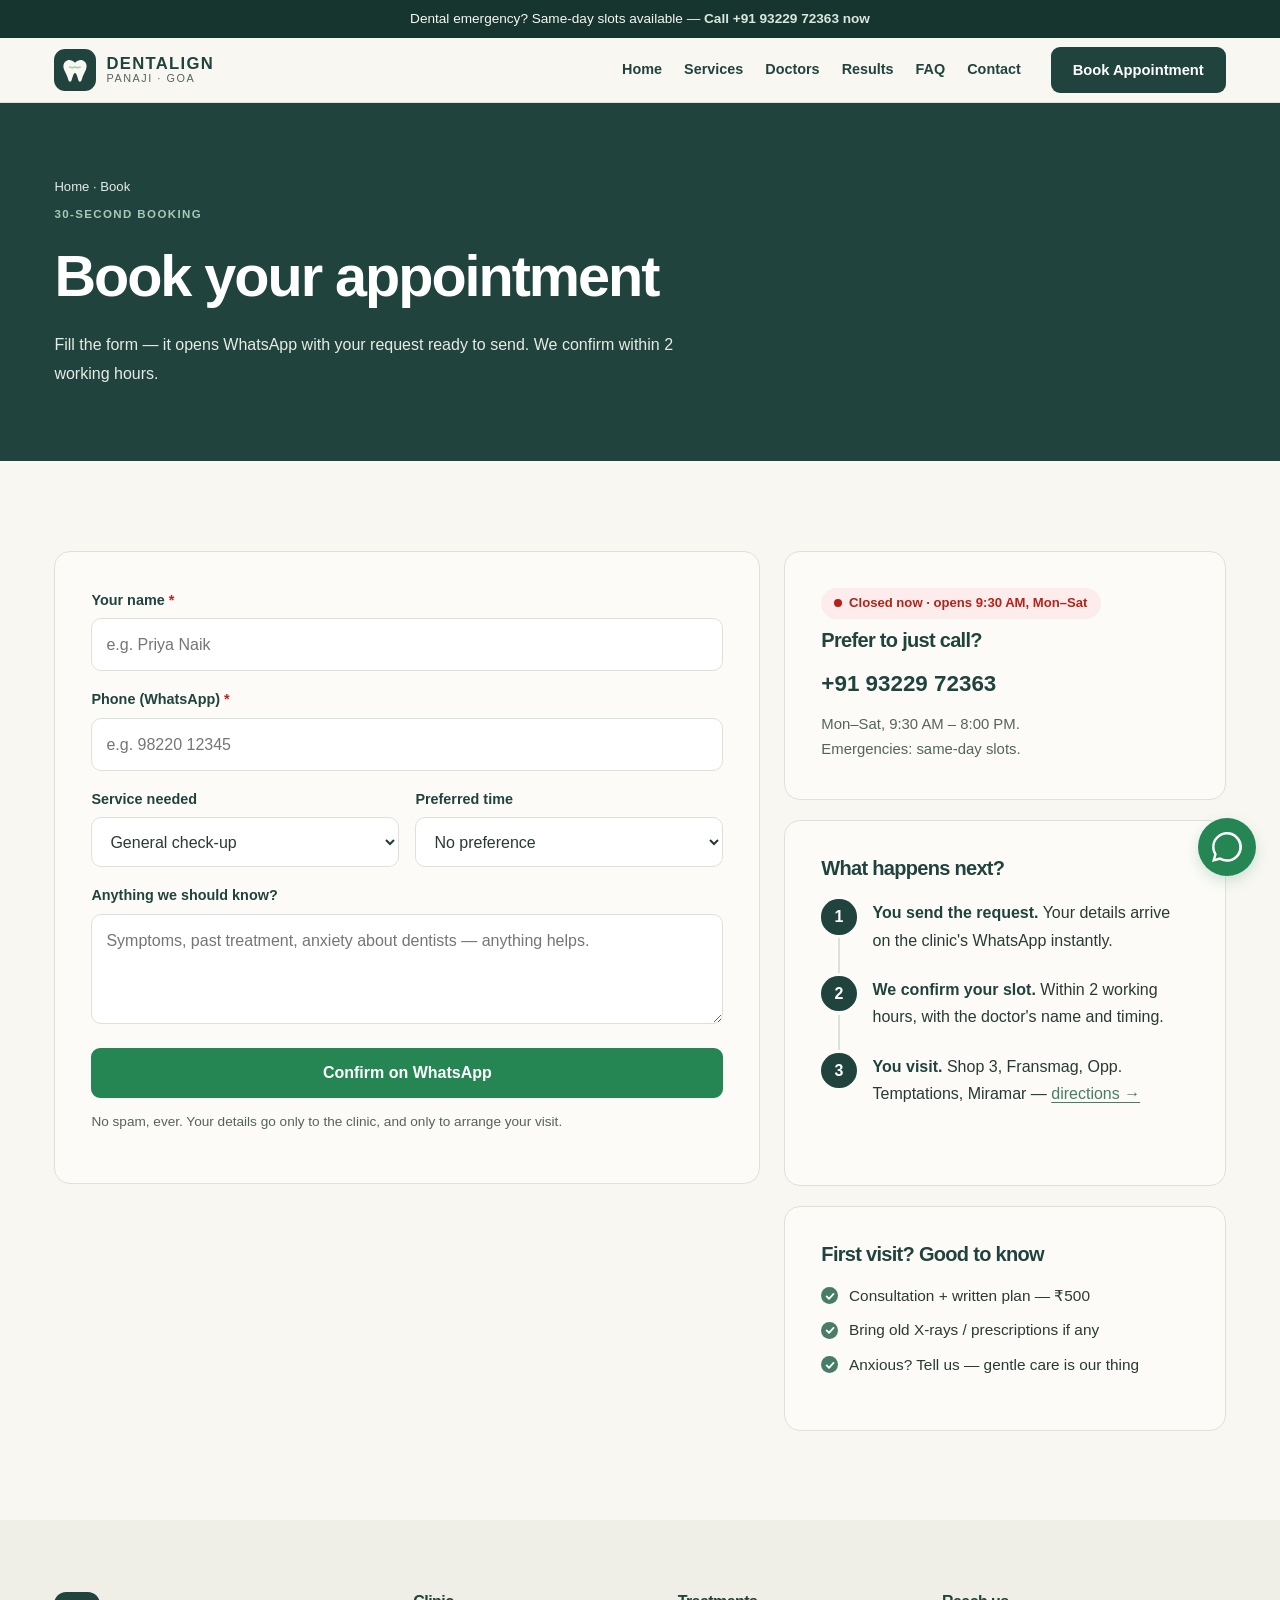
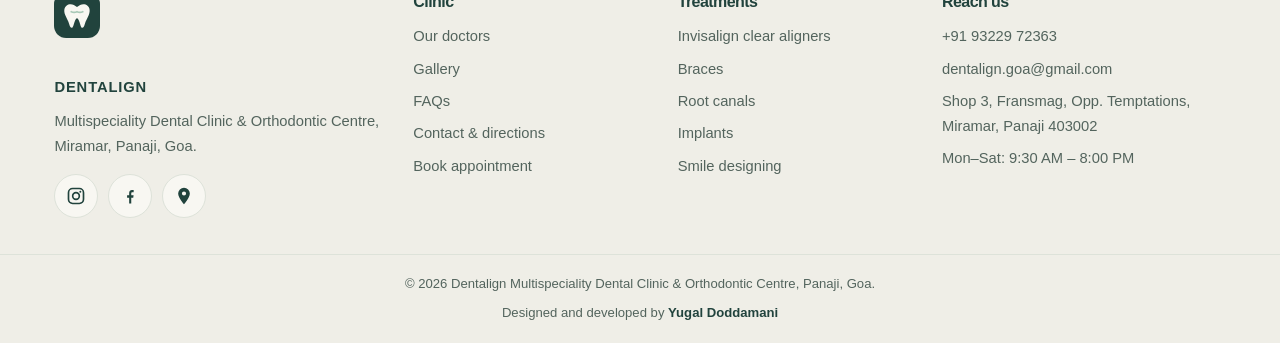
<file: book.html>
<!DOCTYPE html>
<html lang="en-IN">
<head>
  <meta charset="UTF-8">
  <meta name="viewport" content="width=device-width, initial-scale=1">
  
  <base href="/">
<title>Book an Appointment | Dentalign Dental Clinic, Panaji, Goa</title>
  <meta name="description" content="Book your dental consultation at Dentalign, Miramar, Panaji in 30 seconds. Consultation ₹500 · Mon–Sat 9:30 AM–8 PM. Confirm instantly on WhatsApp or call +91 93229 72363.">
  <link rel="canonical" href="https://dentalign.in/book.html">
  <meta name="robots" content="index, follow, max-image-preview:large">
  <meta name="theme-color" content="#112F5B">
  <meta property="og:type" content="article">
  <meta property="og:site_name" content="Dentalign Multispeciality Dental Clinic &amp; Orthodontic Centre">
  <meta property="og:title" content="Book an Appointment — Dentalign Panaji">
  <meta property="og:description" content="30-second booking. Confirmation within 2 working hours on WhatsApp.">
  <meta property="og:url" content="https://dentalign.in/book.html">
  <meta property="og:image" content="https://static.wixstatic.com/media/191998_1836aace61294908b6ed448890c376ca~mv2.webp/v1/fill/w_1200,h_630,al_c,q_80,enc_avif,quality_auto/191998_1836aace61294908b6ed448890c376ca~mv2.webp">
  <meta name="twitter:card" content="summary_large_image">
  <link rel="icon" type="image/svg+xml" href="assets/img/favicon.svg">
  <link rel="stylesheet" href="assets/css/styles.css">
  <script type="application/ld+json">
  {"@context":"https://schema.org","@type":"BreadcrumbList","itemListElement":[
    {"@type":"ListItem","position":1,"name":"Home","item":"https://dentalign.in/"},
    {"@type":"ListItem","position":2,"name":"Book an Appointment","item":"https://dentalign.in/book.html"}]}
  </script>
</head>
<body>
  <div class="site-loader" aria-hidden="true"><div class="loader-lockup"><img src="/assets/img/logo.svg" alt=""><span>DENTALIGN</span><i></i></div></div>
  <div class="strip">Dental emergency? Same-day slots available — <a href="tel:+919322972363">Call +91 93229 72363 now</a></div>
  <header class="site-header">
    <div class="container header-inner">
      <a class="brand" href="./" aria-label="Dentalign — home"><img src="assets/img/logo.svg" alt="Dentalign logo" width="40" height="40"><span class="brand-text"><strong>DENTALIGN</strong><small>Panaji · Goa</small></span></a>
      <nav class="main-nav" id="mainNav" aria-label="Primary navigation"><ul>
<li><a href="/">Home</a></li><li><a href="/#services">Services</a></li><li><a href="/doctors.html">Doctors</a></li><li><a href="/gallery.html">Results</a></li><li><a href="/faq.html">FAQ</a></li><li><a href="/contact.html">Contact</a></li>
</ul><a class="btn btn--primary btn--sm nav-book" href="/book.html">Book Appointment</a></nav>
      <a class="btn btn--primary btn--sm header-cta" href="book.html">Book Appointment</a>
      <button class="nav-toggle" aria-expanded="false" aria-controls="mainNav" aria-label="Open menu"><svg viewBox="0 0 24 24" fill="none" stroke="currentColor" stroke-width="2" stroke-linecap="round"><path d="M4 7h16M4 12h16M4 17h16"/></svg></button>
    </div>
  </header>
  <main>
    <section class="page-hero">
      <div class="container">
        <p class="bumbs"><a href="./">Home</a> · <span>Book</span></p>
        <span class="eyebrow">30-Second Booking</span>
        <h1>Book your appointment</h1>
        <p>Fill the form — it opens WhatsApp with your request ready to send. We confirm within 2 working hours.</p>
      </div>
    </section>
    <section class="section">
      <div class="container two-col">
        <div class="form-card">
          <div class="form-ok" id="formOk" role="status"></div>
          <form id="bookForm" action="#" method="post" novalidate>
            <div class="field">
              <label for="fName">Your name <span class="req">*</span></label>
              <input id="fName" name="name" type="text" autocomplete="name" required placeholder="e.g. Priya Naik">
            </div>
            <div class="field">
              <label for="fPhone">Phone (WhatsApp) <span class="req">*</span></label>
              <input id="fPhone" name="phone" type="tel" inputmode="tel" autocomplete="tel" required pattern="[0-9+ ]{10,15}" placeholder="e.g. 98220 12345">
            </div>
            <div class="field-row">
              <div class="field">
                <label for="fService">Service needed</label>
                <select id="fService" name="service">
                  <option value="">General check-up</option>
                  <option>Invisalign / Clear aligners</option>
                  <option>Braces (metal / ceramic)</option>
                  <option>Root canal treatment</option>
                  <option>Tooth pain / emergency</option>
                  <option>Dental implants</option>
                  <option>Smile designing / veneers</option>
                  <option>Crowns &amp; bridges</option>
                  <option>Teeth whitening</option>
                  <option>Cleaning &amp; polishing</option>
                  <option>Kids dentistry</option>
                  <option>Dentures</option>
                  <option>Gum surgery</option>
                  <option>Tooth extraction</option>
                  <option>Fillings</option>
                  <option>Full mouth check-up &amp; X-ray</option>
                </select>
              </div>
              <div class="field">
                <label for="fTime">Preferred time</label>
                <select id="fTime" name="time">
                  <option value="">No preference</option>
                  <option>Morning (9:30 AM – 1 PM)</option>
                  <option>Afternoon (1 – 5 PM)</option>
                  <option>Evening (5 – 8 PM)</option>
                </select>
              </div>
            </div>
            <div class="field">
              <label for="fNotes">Anything we should know?</label>
              <textarea id="fNotes" name="notes" placeholder="Symptoms, past treatment, anxiety about dentists — anything helps."></textarea>
            </div>
            <button class="btn btn--whatsapp" type="submit" style="width:100%">Confirm on WhatsApp</button>
            <p class="form-note">No spam, ever. Your details go only to the clinic, and only to arrange your visit.</p>
          </form>
        </div>
        <aside>
          <div class="info-card" style="margin-bottom:20px">
            <span class="open-pill" data-open-pill>Checking hours…</span>
            <h2 style="font-size:1.25rem">Prefer to just call?</h2>
            <p style="font-size:1.4rem;font-weight:800;margin:.4em 0"><a href="tel:+919322972363" style="color:var(--navy);text-decoration:none">+91 93229 72363</a></p>
            <p style="color:var(--muted);font-size:.93rem;margin-bottom:0">Mon–Sat, 9:30 AM – 8:00 PM.<br>Emergencies: same-day slots.</p>
          </div>
          <div class="info-card" style="margin-bottom:20px">
            <h2 style="font-size:1.25rem">What happens next?</h2>
            <ol class="steps">
              <li><strong>You send the request.</strong> Your details arrive on the clinic's WhatsApp instantly.</li>
              <li><strong>We confirm your slot.</strong> Within 2 working hours, with the doctor's name and timing.</li>
              <li><strong>You visit.</strong> Shop 3, Fransmag, Opp. Temptations, Miramar — <a href="contact.html">directions →</a></li>
            </ol>
          </div>
          <div class="info-card">
            <h2 style="font-size:1.25rem">First visit? Good to know</h2>
            <ul class="check-list">
              <li>Consultation + written plan — ₹500</li>
              <li>Bring old X-rays / prescriptions if any</li>
              <li>Anxious? Tell us — gentle care is our thing</li>
            </ul>
          </div>
        </aside>
      </div>
    </section>
  </main>
  <footer class="site-footer">
    <div class="container footer-grid">
      <div class="footer-brand"><img src="assets/img/logo.svg" alt="Dentalign logo" width="44" height="44"><br><strong>DENTALIGN</strong><p style="margin-top:.6em">Multispeciality Dental Clinic &amp; Orthodontic Centre, Miramar, Panaji, Goa.</p><div class="socials"><a href="https://instagram.com/dentalign_dental_clinic_goa" target="_blank" rel="noopener" aria-label="Instagram"><svg viewBox="0 0 24 24" fill="none" stroke="currentColor" stroke-width="2"><rect x="3" y="3" width="18" height="18" rx="5"/><circle cx="12" cy="12" r="4"/><circle cx="17.2" cy="6.8" r="1.2" fill="currentColor" stroke="none"/></svg></a><a href="https://www.facebook.com/profile.php?id=100069819576753" target="_blank" rel="noopener" aria-label="Facebook"><svg viewBox="0 0 24 24" fill="currentColor"><path d="M13.5 21v-7h2.4l.4-3h-2.8V9.1c0-.9.3-1.5 1.6-1.5h1.3V4.9c-.3 0-1.1-.1-2-.1-2 0-3.4 1.2-3.4 3.5V11H8.5v3H11v7h2.5Z"/></svg></a><a href="https://maps.google.com/?cid=9881835812324328438" target="_blank" rel="noopener" aria-label="Google Maps"><svg viewBox="0 0 24 24" fill="currentColor"><path d="M12 2a7 7 0 0 0-7 7c0 5.2 7 13 7 13s7-7.8 7-13a7 7 0 0 0-7-7Zm0 9.5A2.5 2.5 0 1 1 12 6.5a2.5 2.5 0 0 1 0 5Z"/></svg></a></div></div>
      <nav aria-label="Footer"><h3>Clinic</h3><ul><li><a href="doctors.html">Our doctors</a></li><li><a href="gallery.html">Gallery</a></li><li><a href="faq.html">FAQs</a></li><li><a href="contact.html">Contact &amp; directions</a></li><li><a href="book.html">Book appointment</a></li></ul></nav>
      <nav aria-label="Treatments"><h3>Treatments</h3><ul><li><a href="services/invisalign-clear-aligners-goa.html">Invisalign clear aligners</a></li><li><a href="services/braces-orthodontics-goa.html">Braces</a></li><li><a href="services/painless-root-canal-treatment.html">Root canals</a></li><li><a href="services/dental-implants-panaji.html">Implants</a></li><li><a href="services/smile-designing-veneers.html">Smile designing</a></li></ul></nav>
      <div><h3>Reach us</h3><ul><li><a href="tel:+919322972363">+91 93229 72363</a></li><li><a href="mailto:dentalign.goa@gmail.com">dentalign.goa@gmail.com</a></li><li>Shop 3, Fransmag, Opp. Temptations, Miramar, Panaji 403002</li><li>Mon–Sat: 9:30 AM – 8:00 PM</li></ul></div>
    </div>
    <div class="footer-bottom"><div class="container">© <span data-year>2026</span> Dentalign Multispeciality Dental Clinic &amp; Orthodontic Centre, Panaji, Goa.
        <span class="site-credit">Designed and developed by <a href="https://yugaldoddamani.pages.dev/">Yugal Doddamani</a></span>
      </div></div>
  </footer>
  <a class="wa-float" href="https://wa.me/919322972363?text=Hi%20Dentalign%2C%20I%20would%20like%20to%20book%20a%20dental%20appointment" target="_blank" rel="noopener" aria-label="Chat on WhatsApp"><svg viewBox="0 0 24 24" fill="currentColor"><path d="M20.5 3.5A11.9 11.9 0 0 0 12 0C5.5 0 .1 5.4.1 11.9c0 2.1.6 4.2 1.6 6L0 24l6.3-1.6a11.9 11.9 0 0 0 5.7 1.4h.1c6.6 0 11.9-5.3 11.9-11.9 0-3.2-1.2-6.2-3.5-8.4ZM12 21.8h-.1a9.9 9.9 0 0 1-5-1.4l-.4-.2-3.7 1 1-3.6-.3-.4a9.9 9.9 0 0 1-1.5-5.3c0-5.4 4.5-9.9 9.9-9.9 2.7 0 5.1 1 7 2.9a9.8 9.8 0 0 1 2.9 7c0 5.5-4.4 9.9-9.8 9.9Z"/></svg></a>
  <nav class="mobile-cta" aria-label="Quick actions"><a class="m-call" href="tel:+919322972363"><svg viewBox="0 0 24 24" fill="currentColor"><path d="M6.6 10.8c1.4 2.8 3.8 5.1 6.6 6.6l2.2-2.2c.3-.3.7-.4 1-.2 1.1.4 2.3.6 3.6.6.6 0 1 .4 1 1V20c0 .6-.4 1-1 1C10.6 21 3 13.4 3 4c0-.6.4-1 1-1h3.5c.6 0 1 .4 1 1 0 1.2.2 2.4.6 3.6.1.3 0 .7-.2 1l-2.3 2.2Z"/></svg>Call</a><a class="m-wa" href="https://wa.me/919322972363?text=Hi%20Dentalign%2C%20I%20would%20like%20to%20book%20a%20dental%20appointment" target="_blank" rel="noopener"><svg viewBox="0 0 24 24" fill="currentColor"><path d="M20.5 3.5A11.9 11.9 0 0 0 12 0C5.5 0 .1 5.4.1 11.9c0 2.1.6 4.2 1.6 6L0 24l6.3-1.6a11.9 11.9 0 0 0 5.7 1.4h.1c6.6 0 11.9-5.3 11.9-11.9 0-3.2-1.2-6.2-3.5-8.4ZM12 21.8h-.1a9.9 9.9 0 0 1-5-1.4l-.4-.2-3.7 1 1-3.6-.3-.4a9.9 9.9 0 0 1-1.5-5.3c0-5.4 4.5-9.9 9.9-9.9 2.7 0 5.1 1 7 2.9a9.8 9.8 0 0 1 2.9 7c0 5.5-4.4 9.9-9.8 9.9Z"/></svg>WhatsApp</a><a class="m-book" href="book.html"><svg viewBox="0 0 24 24" fill="none" stroke="currentColor" stroke-width="2"><rect x="3" y="5" width="18" height="16" rx="2"/><path d="M8 3v4M16 3v4M3 10h18"/></svg>Book</a></nav>
  <script src="assets/js/main.js" defer></script>
</body>
</html>
</file>
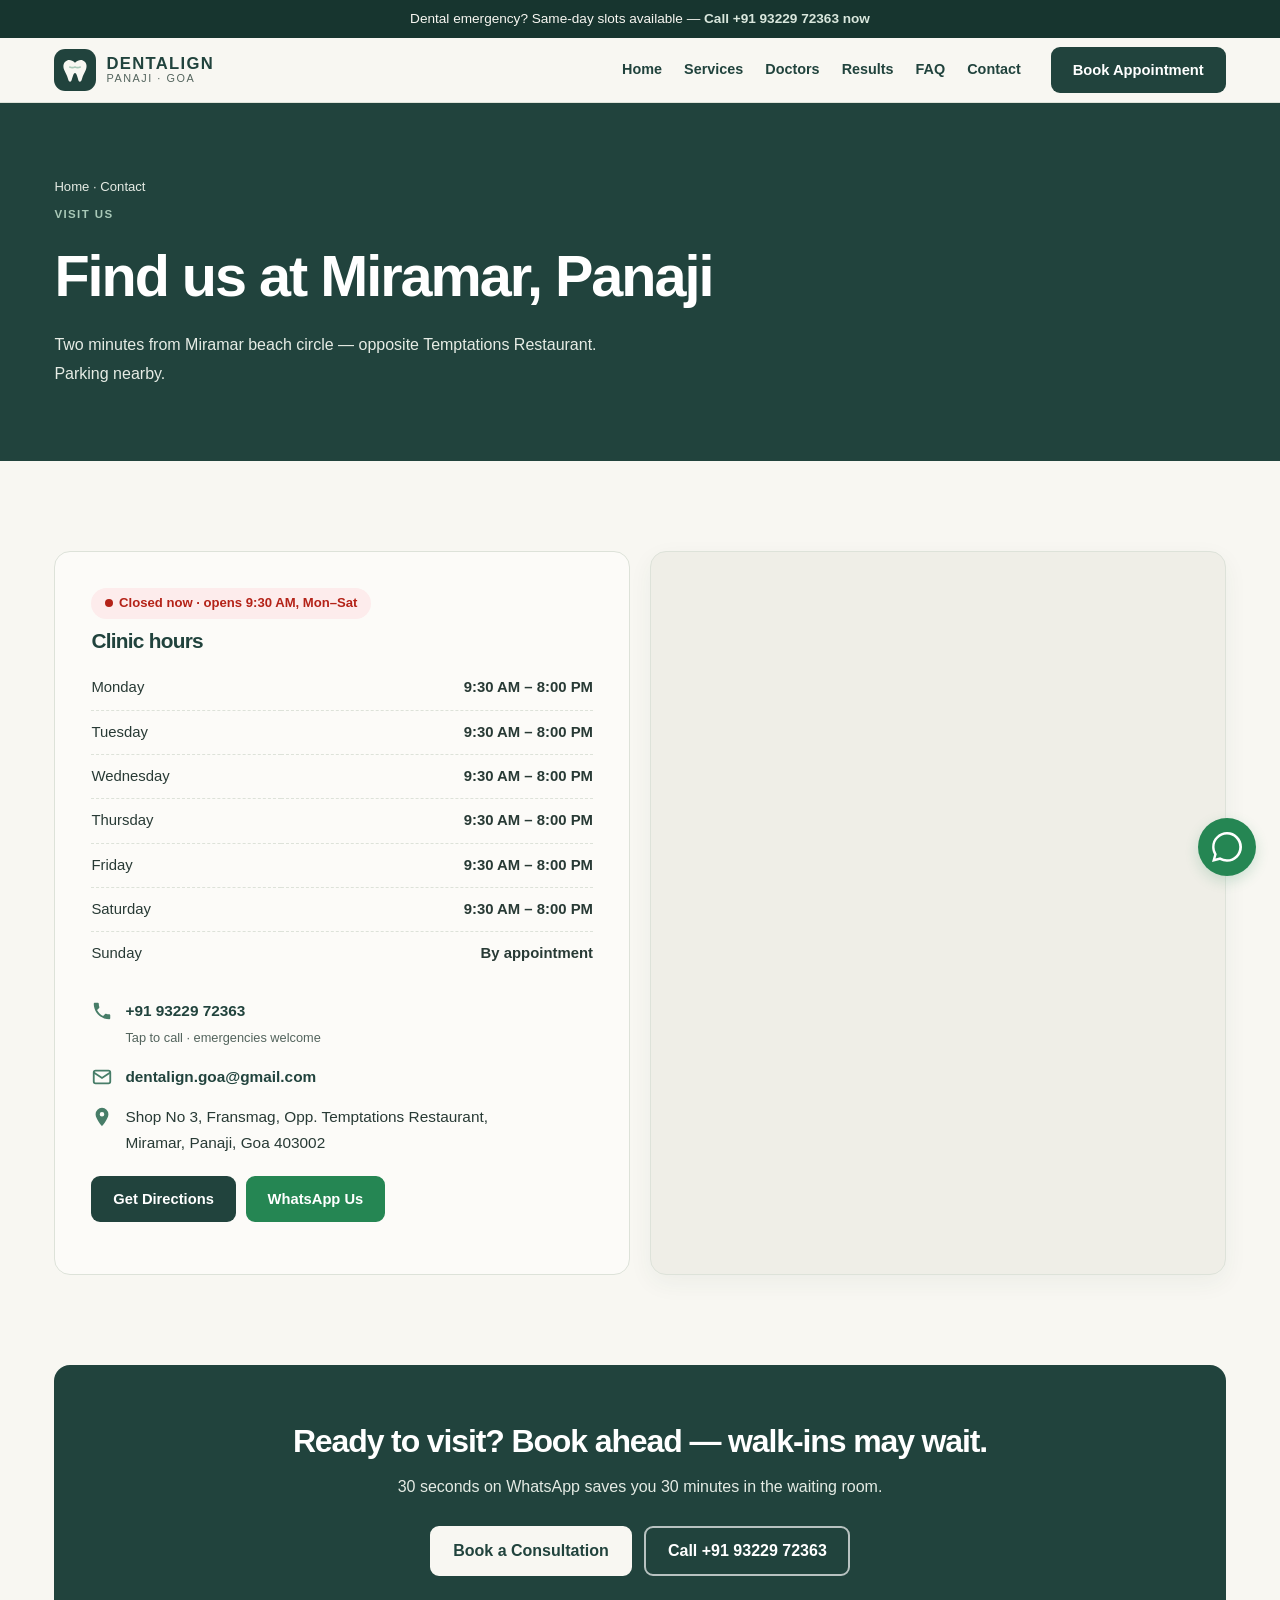
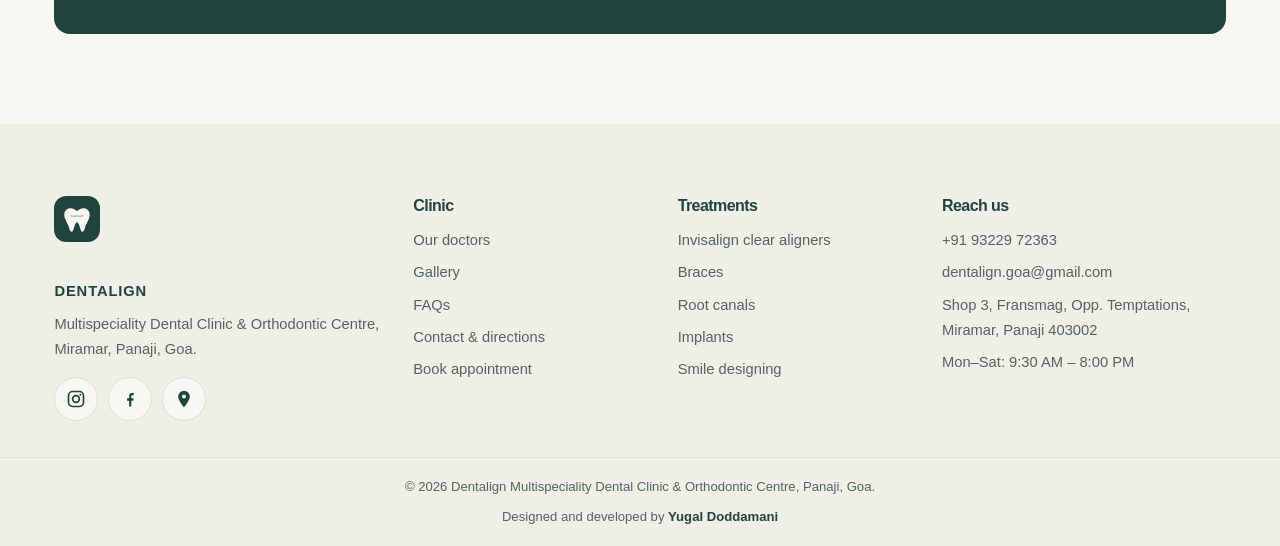
<file: contact.html>
<!DOCTYPE html>
<html lang="en-IN">
<head>
  <meta charset="UTF-8">
  <meta name="viewport" content="width=device-width, initial-scale=1">
  <title>Contact &amp; Directions — Dentalign Dental Clinic, Miramar, Panaji, Goa</title>
  <meta name="description" content="Visit Dentalign at Shop 3, Fransmag, Opp. Temptations, Miramar, Panaji. Hours, map, directions, phone +91 93229 72363 & WhatsApp. Same-day emergency slots.">
  <link rel="canonical" href="https://dentalign.in/contact.html">
  <meta name="robots" content="index, follow, max-image-preview:large">
  <meta name="theme-color" content="#112F5B">
  <meta property="og:type" content="article">
  <meta property="og:site_name" content="Dentalign Multispeciality Dental Clinic &amp; Orthodontic Centre">
  <meta property="og:title" content="Contact & Directions — Dentalign Miramar, Panaji">
  <meta property="og:description" content="Hours, map, directions, phone & WhatsApp. Same-day emergency slots.">
  <meta property="og:url" content="https://dentalign.in/contact.html">
  <meta property="og:image" content="https://static.wixstatic.com/media/191998_1836aace61294908b6ed448890c376ca~mv2.webp/v1/fill/w_1200,h_630,al_c,q_80,enc_avif,quality_auto/191998_1836aace61294908b6ed448890c376ca~mv2.webp">
  <meta name="twitter:card" content="summary_large_image">
  <link rel="icon" type="image/svg+xml" href="/assets/img/favicon.svg">
  <link rel="stylesheet" href="/assets/css/styles.css">
  <script type="application/ld+json">
  {"@context":"https://schema.org","@type":"BreadcrumbList","itemListElement":[
    {"@type":"ListItem","position":1,"name":"Home","item":"https://dentalign.in/"},
    {"@type":"ListItem","position":2,"name":"Contact","item":"https://dentalign.in/contact.html"}]}
  </script>
</head>
<body>
  <div class="site-loader" aria-hidden="true"><div class="loader-lockup"><img src="/assets/img/logo.svg" alt=""><span>DENTALIGN</span><i></i></div></div>
  <div class="strip">Dental emergency? Same-day slots available — <a href="tel:+919322972363">Call +91 93229 72363 now</a></div>
  <header class="site-header">
    <div class="container header-inner">
      <a class="brand" href="/" aria-label="Dentalign — home"><img src="/assets/img/logo.svg" alt="Dentalign logo" width="40" height="40"><span class="brand-text"><strong>DENTALIGN</strong><small>Panaji · Goa</small></span></a>
      <nav class="main-nav" id="mainNav" aria-label="Primary navigation"><ul>
<li><a href="/">Home</a></li><li><a href="/#services">Services</a></li><li><a href="/doctors.html">Doctors</a></li><li><a href="/gallery.html">Results</a></li><li><a href="/faq.html">FAQ</a></li><li><a href="/contact.html">Contact</a></li>
</ul><a class="btn btn--primary btn--sm nav-book" href="/book.html">Book Appointment</a></nav>
      <a class="btn btn--primary btn--sm header-cta" href="/book.html">Book Appointment</a>
      <button class="nav-toggle" aria-expanded="false" aria-controls="mainNav" aria-label="Open menu"><svg viewBox="0 0 24 24" fill="none" stroke="currentColor" stroke-width="2" stroke-linecap="round"><path d="M4 7h16M4 12h16M4 17h16"/></svg></button>
    </div>
  </header>
  <main>
    <section class="page-hero">
      <div class="container">
        <p class="bumbs"><a href="/">Home</a> · <span>Contact</span></p>
        <span class="eyebrow">Visit Us</span>
        <h1>Find us at Miramar, Panaji</h1>
        <p>Two minutes from Miramar beach circle — opposite Temptations Restaurant. Parking nearby.</p>
      </div>
    </section>
    <section class="section">
      <div class="container contact-grid">
        <div class="info-card">
          <span class="open-pill" data-open-pill>Checking hours…</span>
          <h2 style="font-size:1.3rem">Clinic hours</h2>
          <table class="hours-table">
            <tbody>
              <tr><td>Monday</td><td>9:30 AM – 8:00 PM</td></tr>
              <tr><td>Tuesday</td><td>9:30 AM – 8:00 PM</td></tr>
              <tr><td>Wednesday</td><td>9:30 AM – 8:00 PM</td></tr>
              <tr><td>Thursday</td><td>9:30 AM – 8:00 PM</td></tr>
              <tr><td>Friday</td><td>9:30 AM – 8:00 PM</td></tr>
              <tr><td>Saturday</td><td>9:30 AM – 8:00 PM</td></tr>
              <tr><td>Sunday</td><td>By appointment</td></tr>
            </tbody>
          </table>
          <div style="margin-top:1.4em">
            <div class="contact-line">
              <svg viewBox="0 0 24 24" fill="currentColor" aria-hidden="true"><path d="M6.6 10.8c1.4 2.8 3.8 5.1 6.6 6.6l2.2-2.2c.3-.3.7-.4 1-.2 1.1.4 2.3.6 3.6.6.6 0 1 .4 1 1V20c0 .6-.4 1-1 1C10.6 21 3 13.4 3 4c0-.6.4-1 1-1h3.5c.6 0 1 .4 1 1 0 1.2.2 2.4.6 3.6.1.3 0 .7-.2 1l-2.3 2.2Z"/></svg>
              <div><a href="tel:+919322972363">+91 93229 72363</a><br><small style="color:var(--muted)">Tap to call · emergencies welcome</small></div>
            </div>
            <div class="contact-line">
              <svg viewBox="0 0 24 24" fill="none" stroke="currentColor" stroke-width="2" aria-hidden="true"><rect x="3" y="5" width="18" height="14" rx="2"/><path d="M3 7l9 6 9-6"/></svg>
              <div><a href="mailto:dentalign.goa@gmail.com">dentalign.goa@gmail.com</a></div>
            </div>
            <div class="contact-line">
              <svg viewBox="0 0 24 24" fill="currentColor" aria-hidden="true"><path d="M12 2a7 7 0 0 0-7 7c0 5.2 7 13 7 13s7-7.8 7-13a7 7 0 0 0-7-7Zm0 9.5A2.5 2.5 0 1 1 12 6.5a2.5 2.5 0 0 1 0 5Z"/></svg>
              <div>Shop No 3, Fransmag, Opp. Temptations Restaurant,<br>Miramar, Panaji, Goa 403002</div>
            </div>
          </div>
          <p style="display:flex;gap:10px;flex-wrap:wrap;margin-top:1.2em">
            <a class="btn btn--primary btn--sm" href="https://www.google.com/maps/dir/?api=1&amp;destination=Dentalign+Multispeciality+Dental+Clinic,+Miramar,+Panaji,+Goa+403002" target="_blank" rel="noopener">Get Directions</a>
            <a class="btn btn--whatsapp btn--sm" href="https://wa.me/919322972363?text=Hi%20Dentalign%2C%20I%20would%20like%20to%20book%20a%20dental%20appointment" target="_blank" rel="noopener">WhatsApp Us</a>
          </p>
        </div>
        <div class="map-wrap">
          <iframe title="Dentalign clinic location map — Miramar, Panaji, Goa"
            src="https://www.google.com/maps?q=Dentalign%20Multispeciality%20Dental%20Clinic%20Miramar%20Panaji%20Goa&amp;output=embed"
            loading="lazy" referrerpolicy="no-referrer-when-downgrade" allowfullscreen></iframe>
        </div>
      </div>
    </section>
    <section class="section" style="padding-top:0"><div class="container"><div class="cta-band">
      <h2>Ready to visit? Book ahead — walk-ins may wait.</h2>
      <p>30 seconds on WhatsApp saves you 30 minutes in the waiting room.</p>
      <div class="row"><a class="btn btn--white" href="/book.html">Book a Consultation</a><a class="btn btn--outline" href="tel:+919322972363">Call +91 93229 72363</a></div>
    </div></div></section>
  </main>
  <footer class="site-footer">
    <div class="container footer-grid">
      <div class="footer-brand"><img src="/assets/img/logo.svg" alt="Dentalign logo" width="44" height="44"><br><strong>DENTALIGN</strong><p style="margin-top:.6em">Multispeciality Dental Clinic &amp; Orthodontic Centre, Miramar, Panaji, Goa.</p><div class="socials"><a href="https://instagram.com/dentalign_dental_clinic_goa" target="_blank" rel="noopener" aria-label="Instagram"><svg viewBox="0 0 24 24" fill="none" stroke="currentColor" stroke-width="2"><rect x="3" y="3" width="18" height="18" rx="5"/><circle cx="12" cy="12" r="4"/><circle cx="17.2" cy="6.8" r="1.2" fill="currentColor" stroke="none"/></svg></a><a href="https://www.facebook.com/profile.php?id=100069819576753" target="_blank" rel="noopener" aria-label="Facebook"><svg viewBox="0 0 24 24" fill="currentColor"><path d="M13.5 21v-7h2.4l.4-3h-2.8V9.1c0-.9.3-1.5 1.6-1.5h1.3V4.9c-.3 0-1.1-.1-2-.1-2 0-3.4 1.2-3.4 3.5V11H8.5v3H11v7h2.5Z"/></svg></a><a href="https://maps.google.com/?cid=9881835812324328438" target="_blank" rel="noopener" aria-label="Google Maps"><svg viewBox="0 0 24 24" fill="currentColor"><path d="M12 2a7 7 0 0 0-7 7c0 5.2 7 13 7 13s7-7.8 7-13a7 7 0 0 0-7-7Zm0 9.5A2.5 2.5 0 1 1 12 6.5a2.5 2.5 0 0 1 0 5Z"/></svg></a></div></div>
      <nav aria-label="Footer"><h3>Clinic</h3><ul><li><a href="/doctors.html">Our doctors</a></li><li><a href="/gallery.html">Gallery</a></li><li><a href="/faq.html">FAQs</a></li><li><a href="/contact.html">Contact &amp; directions</a></li><li><a href="/book.html">Book appointment</a></li></ul></nav>
      <nav aria-label="Treatments"><h3>Treatments</h3><ul><li><a href="/services/invisalign-clear-aligners-goa.html">Invisalign clear aligners</a></li><li><a href="/services/braces-orthodontics-goa.html">Braces</a></li><li><a href="/services/painless-root-canal-treatment.html">Root canals</a></li><li><a href="/services/dental-implants-panaji.html">Implants</a></li><li><a href="/services/smile-designing-veneers.html">Smile designing</a></li></ul></nav>
      <div><h3>Reach us</h3><ul><li><a href="tel:+919322972363">+91 93229 72363</a></li><li><a href="mailto:dentalign.goa@gmail.com">dentalign.goa@gmail.com</a></li><li>Shop 3, Fransmag, Opp. Temptations, Miramar, Panaji 403002</li><li>Mon–Sat: 9:30 AM – 8:00 PM</li></ul></div>
    </div>
    <div class="footer-bottom"><div class="container">© <span data-year>2026</span> Dentalign Multispeciality Dental Clinic &amp; Orthodontic Centre, Panaji, Goa.
        <span class="site-credit">Designed and developed by <a href="https://yugaldoddamani.pages.dev/">Yugal Doddamani</a></span>
      </div></div>
  </footer>
  <a class="wa-float" href="https://wa.me/919322972363?text=Hi%20Dentalign%2C%20I%20would%20like%20to%20book%20a%20dental%20appointment" target="_blank" rel="noopener" aria-label="Chat on WhatsApp"><svg viewBox="0 0 24 24" fill="currentColor"><path d="M20.5 3.5A11.9 11.9 0 0 0 12 0C5.5 0 .1 5.4.1 11.9c0 2.1.6 4.2 1.6 6L0 24l6.3-1.6a11.9 11.9 0 0 0 5.7 1.4h.1c6.6 0 11.9-5.3 11.9-11.9 0-3.2-1.2-6.2-3.5-8.4ZM12 21.8h-.1a9.9 9.9 0 0 1-5-1.4l-.4-.2-3.7 1 1-3.6-.3-.4a9.9 9.9 0 0 1-1.5-5.3c0-5.4 4.5-9.9 9.9-9.9 2.7 0 5.1 1 7 2.9a9.8 9.8 0 0 1 2.9 7c0 5.5-4.4 9.9-9.8 9.9Z"/></svg></a>
  <nav class="mobile-cta" aria-label="Quick actions"><a class="m-call" href="tel:+919322972363"><svg viewBox="0 0 24 24" fill="currentColor"><path d="M6.6 10.8c1.4 2.8 3.8 5.1 6.6 6.6l2.2-2.2c.3-.3.7-.4 1-.2 1.1.4 2.3.6 3.6.6.6 0 1 .4 1 1V20c0 .6-.4 1-1 1C10.6 21 3 13.4 3 4c0-.6.4-1 1-1h3.5c.6 0 1 .4 1 1 0 1.2.2 2.4.6 3.6.1.3 0 .7-.2 1l-2.3 2.2Z"/></svg>Call</a><a class="m-wa" href="https://wa.me/919322972363?text=Hi%20Dentalign%2C%20I%20would%20like%20to%20book%20a%20dental%20appointment" target="_blank" rel="noopener"><svg viewBox="0 0 24 24" fill="currentColor"><path d="M20.5 3.5A11.9 11.9 0 0 0 12 0C5.5 0 .1 5.4.1 11.9c0 2.1.6 4.2 1.6 6L0 24l6.3-1.6a11.9 11.9 0 0 0 5.7 1.4h.1c6.6 0 11.9-5.3 11.9-11.9 0-3.2-1.2-6.2-3.5-8.4ZM12 21.8h-.1a9.9 9.9 0 0 1-5-1.4l-.4-.2-3.7 1 1-3.6-.3-.4a9.9 9.9 0 0 1-1.5-5.3c0-5.4 4.5-9.9 9.9-9.9 2.7 0 5.1 1 7 2.9a9.8 9.8 0 0 1 2.9 7c0 5.5-4.4 9.9-9.8 9.9Z"/></svg>WhatsApp</a><a class="m-book" href="/book.html"><svg viewBox="0 0 24 24" fill="none" stroke="currentColor" stroke-width="2"><rect x="3" y="5" width="18" height="16" rx="2"/><path d="M8 3v4M16 3v4M3 10h18"/></svg>Book</a></nav>
  <script src="/assets/js/main.js" defer></script>
</body>
</html>
</file>
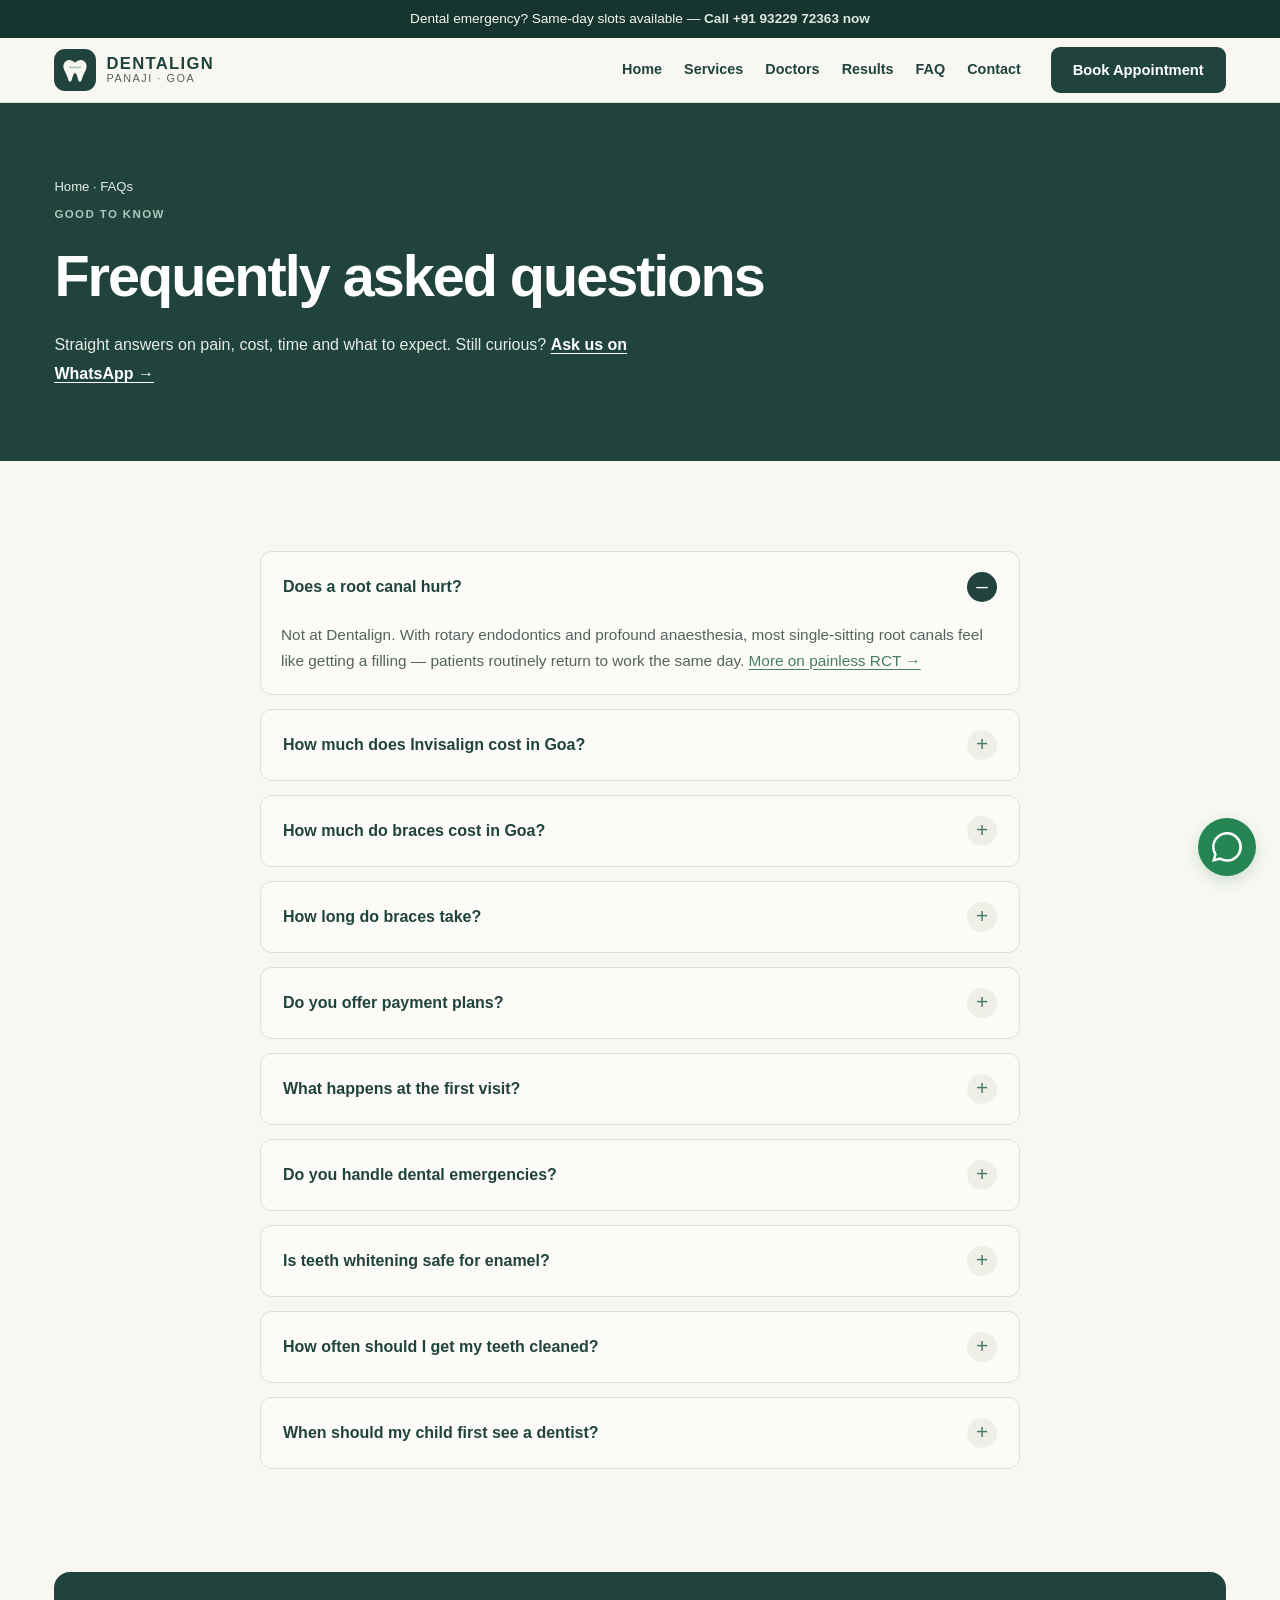
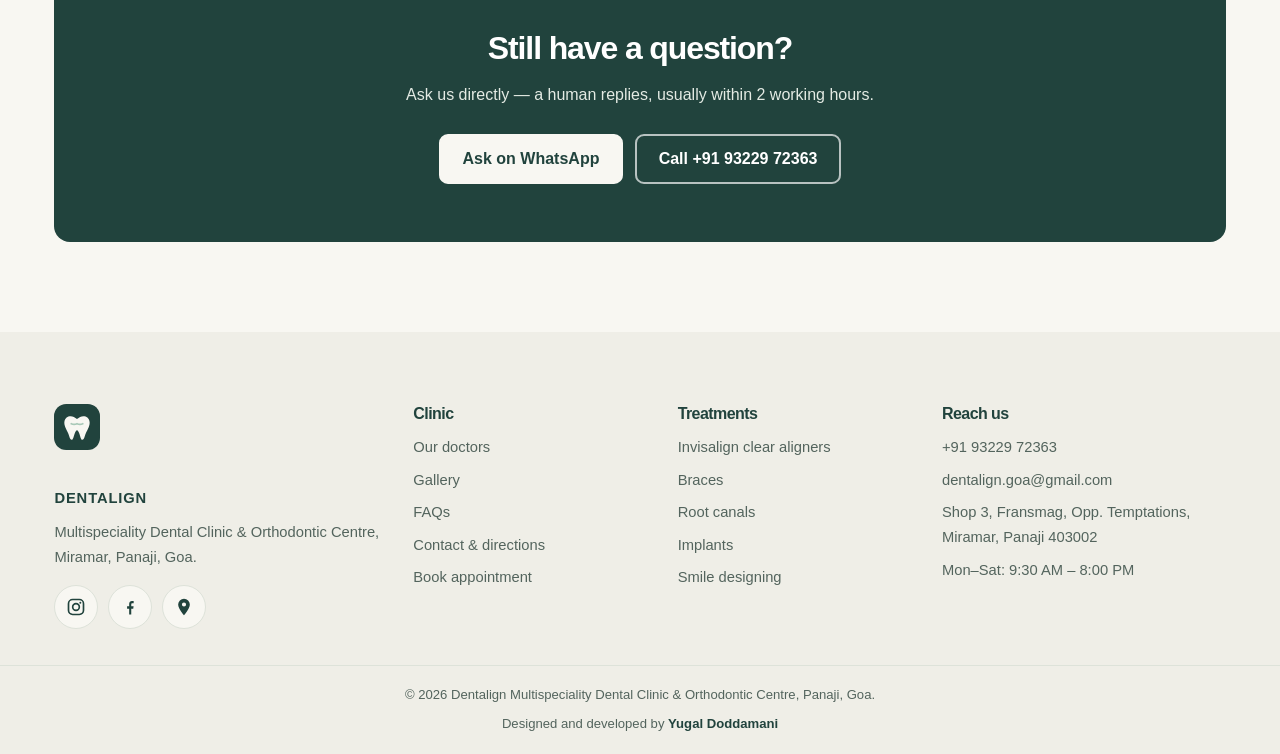
<file: faq.html>
<!DOCTYPE html>
<html lang="en-IN">
<head>
  <meta charset="UTF-8">
  <meta name="viewport" content="width=device-width, initial-scale=1">
  
  <base href="/">
<title>Dental FAQs — Costs, Pain, Braces, Invisalign | Dentalign Panaji, Goa</title>
  <meta name="description" content="Honest answers on root canal pain, Invisalign & braces cost in Goa, treatment time, payment plans and what happens at your first visit. Dentalign, Miramar, Panaji.">
  <link rel="canonical" href="https://dentalign.in/faq.html">
  <meta name="robots" content="index, follow, max-image-preview:large">
  <meta name="theme-color" content="#112F5B">
  <meta property="og:type" content="article">
  <meta property="og:site_name" content="Dentalign Multispeciality Dental Clinic &amp; Orthodontic Centre">
  <meta property="og:title" content="Dental FAQs — Dentalign Panaji, Goa">
  <meta property="og:description" content="Honest answers on cost, pain, braces, Invisalign and your first visit.">
  <meta property="og:url" content="https://dentalign.in/faq.html">
  <meta property="og:image" content="https://static.wixstatic.com/media/191998_1836aace61294908b6ed448890c376ca~mv2.webp/v1/fill/w_1200,h_630,al_c,q_80,enc_avif,quality_auto/191998_1836aace61294908b6ed448890c376ca~mv2.webp">
  <meta name="twitter:card" content="summary_large_image">
  <link rel="icon" type="image/svg+xml" href="assets/img/favicon.svg">
  <link rel="stylesheet" href="assets/css/styles.css">
  <script type="application/ld+json">
  {"@context":"https://schema.org","@type":"BreadcrumbList","itemListElement":[
    {"@type":"ListItem","position":1,"name":"Home","item":"https://dentalign.in/"},
    {"@type":"ListItem","position":2,"name":"FAQs","item":"https://dentalign.in/faq.html"}]}
  </script>
  <script type="application/ld+json">
  {"@context":"https://schema.org","@type":"FAQPage","mainEntity":[
    {"@type":"Question","name":"Does a root canal hurt?","acceptedAnswer":{"@type":"Answer","text":"Not at Dentalign. With rotary endodontics and profound anaesthesia, most single-sitting root canals feel like getting a filling. Most patients return to routine the same day."}},
    {"@type":"Question","name":"How much does Invisalign cost in Goa?","acceptedAnswer":{"@type":"Answer","text":"It depends on complexity and duration. After a consultation and digital smile scan, you receive an exact written quote — message us on WhatsApp for a quick estimate."}},
    {"@type":"Question","name":"How much do braces cost in Goa?","acceptedAnswer":{"@type":"Answer","text":"Braces cost depends on type (metal, ceramic, self-ligating) and complexity. After records and X-rays you receive an exact written quote with staged payments."}},
    {"@type":"Question","name":"How long do braces take?","acceptedAnswer":{"@type":"Answer","text":"Typically 12–24 months. Mild cases can finish under a year; you get a month-wise plan at your first visit."}},
    {"@type":"Question","name":"Do you offer payment plans?","acceptedAnswer":{"@type":"Answer","text":"Yes — costs for braces, aligners and implants can be staged across treatment. Ask on WhatsApp and we will structure a plan that suits you."}},
    {"@type":"Question","name":"What happens at the first visit?","acceptedAnswer":{"@type":"Answer","text":"A complete examination, X-ray if needed, a clear diagnosis in simple words and a written plan with exact costs. Consultation is ₹500."}},
    {"@type":"Question","name":"Do you handle dental emergencies?","acceptedAnswer":{"@type":"Answer","text":"Yes. Severe toothache, swelling, trauma or a broken tooth gets a same-day slot wherever possible — call +91 93229 72363."}},
    {"@type":"Question","name":"Is teeth whitening safe?","acceptedAnswer":{"@type":"Answer","text":"Yes. We examine first, protect gums during treatment and use dentist-grade gels — unlike abrasive online kits."}},
    {"@type":"Question","name":"How often should I get teeth cleaned?","acceptedAnswer":{"@type":"Answer","text":"Every 6 months for most people; every 3–4 months if you have gum disease, braces or heavy staining habits."}},
    {"@type":"Question","name":"When should my child first see a dentist?","acceptedAnswer":{"@type":"Answer","text":"By age 1, or within 6 months of the first tooth. Early visits are short, fun and prevent fear later."}}
  ]}
  </script>
</head>
<body>
  <div class="site-loader" aria-hidden="true"><div class="loader-lockup"><img src="/assets/img/logo.svg" alt=""><span>DENTALIGN</span><i></i></div></div>
  <div class="strip">Dental emergency? Same-day slots available — <a href="tel:+919322972363">Call +91 93229 72363 now</a></div>
  <header class="site-header">
    <div class="container header-inner">
      <a class="brand" href="./" aria-label="Dentalign — home"><img src="assets/img/logo.svg" alt="Dentalign logo" width="40" height="40"><span class="brand-text"><strong>DENTALIGN</strong><small>Panaji · Goa</small></span></a>
      <nav class="main-nav" id="mainNav" aria-label="Primary navigation"><ul>
<li><a href="/">Home</a></li><li><a href="/#services">Services</a></li><li><a href="/doctors.html">Doctors</a></li><li><a href="/gallery.html">Results</a></li><li><a href="/faq.html">FAQ</a></li><li><a href="/contact.html">Contact</a></li>
</ul><a class="btn btn--primary btn--sm nav-book" href="/book.html">Book Appointment</a></nav>
      <a class="btn btn--primary btn--sm header-cta" href="book.html">Book Appointment</a>
      <button class="nav-toggle" aria-expanded="false" aria-controls="mainNav" aria-label="Open menu"><svg viewBox="0 0 24 24" fill="none" stroke="currentColor" stroke-width="2" stroke-linecap="round"><path d="M4 7h16M4 12h16M4 17h16"/></svg></button>
    </div>
  </header>
  <main>
    <section class="page-hero">
      <div class="container">
        <p class="bumbs"><a href="./">Home</a> · <span>FAQs</span></p>
        <span class="eyebrow">Good to Know</span>
        <h1>Frequently asked questions</h1>
        <p>Straight answers on pain, cost, time and what to expect. Still curious? <a href="https://wa.me/919322972363?text=Hi%20Dentalign%2C%20I%20have%20a%20question" target="_blank" rel="noopener" style="color:#fff;font-weight:700">Ask us on WhatsApp →</a></p>
      </div>
    </section>
    <section class="section">
      <div class="container">
        <div class="faq prose" style="margin:0 auto">
          <details open><summary>Does a root canal hurt?</summary><div class="a"><p>Not at Dentalign. With rotary endodontics and profound anaesthesia, most single-sitting root canals feel like getting a filling — patients routinely return to work the same day. <a href="services/painless-root-canal-treatment.html">More on painless RCT →</a></p></div></details>
          <details><summary>How much does Invisalign cost in Goa?</summary><div class="a"><p>It depends on complexity and duration. After a consultation and digital smile scan you receive an exact written quote. <a href="https://wa.me/919322972363?text=Hi%20Dentalign%2C%20I%20want%20an%20Invisalign%20cost%20estimate" target="_blank" rel="noopener">Message us on WhatsApp</a> for a quick estimate.</p></div></details>
          <details><summary>How much do braces cost in Goa?</summary><div class="a"><p>It depends on type (metal, ceramic, self-ligating) and complexity. After records and X-rays you get an exact written quote with staged payments. <a href="services/braces-orthodontics-goa.html">More on braces →</a></p></div></details>
          <details><summary>How long do braces take?</summary><div class="a"><p>Typically 12–24 months. Mild cases can finish under a year; complex bites take longer. You'll get a month-wise plan at your first visit.</p></div></details>
          <details><summary>Do you offer payment plans?</summary><div class="a"><p>Yes — costs for braces, aligners and implants can be staged across your treatment. Ask us on WhatsApp and we'll structure a plan that suits you.</p></div></details>
          <details><summary>What happens at the first visit?</summary><div class="a"><p>A complete examination, X-ray if needed, a clear diagnosis in simple words, and a written plan with exact costs. Consultation is ₹500.</p></div></details>
          <details><summary>Do you handle dental emergencies?</summary><div class="a"><p>Yes. Severe toothache, swelling, trauma or a broken tooth gets a same-day slot wherever possible — <a href="tel:+919322972363">call +91 93229 72363</a>.</p></div></details>
          <details><summary>Is teeth whitening safe for enamel?</summary><div class="a"><p>Yes. We examine first, protect your gums during treatment, and use dentist-grade gels — nothing like abrasive online kits. <a href="services/dental-bleaching-whitening.html">More on whitening →</a></p></div></details>
          <details><summary>How often should I get my teeth cleaned?</summary><div class="a"><p>Every 6 months for most people; every 3–4 months if you have gum disease, wear braces, or smoke/drink a lot of chai-coffee.</p></div></details>
          <details><summary>When should my child first see a dentist?</summary><div class="a"><p>By age 1, or within 6 months of the first tooth. Early visits are short and fun — and prevent fear later. <a href="services/pediatric-dentistry.html">More on kids dentistry →</a></p></div></details>
        </div>
      </div>
    </section>
    <section class="section" style="padding-top:0"><div class="container"><div class="cta-band">
      <h2>Still have a question?</h2>
      <p>Ask us directly — a human replies, usually within 2 working hours.</p>
      <div class="row"><a class="btn btn--white" href="https://wa.me/919322972363?text=Hi%20Dentalign%2C%20I%20have%20a%20question" target="_blank" rel="noopener">Ask on WhatsApp</a><a class="btn btn--outline" href="tel:+919322972363">Call +91 93229 72363</a></div>
    </div></div></section>
  </main>
  <footer class="site-footer">
    <div class="container footer-grid">
      <div class="footer-brand"><img src="assets/img/logo.svg" alt="Dentalign logo" width="44" height="44"><br><strong>DENTALIGN</strong><p style="margin-top:.6em">Multispeciality Dental Clinic &amp; Orthodontic Centre, Miramar, Panaji, Goa.</p><div class="socials"><a href="https://instagram.com/dentalign_dental_clinic_goa" target="_blank" rel="noopener" aria-label="Instagram"><svg viewBox="0 0 24 24" fill="none" stroke="currentColor" stroke-width="2"><rect x="3" y="3" width="18" height="18" rx="5"/><circle cx="12" cy="12" r="4"/><circle cx="17.2" cy="6.8" r="1.2" fill="currentColor" stroke="none"/></svg></a><a href="https://www.facebook.com/profile.php?id=100069819576753" target="_blank" rel="noopener" aria-label="Facebook"><svg viewBox="0 0 24 24" fill="currentColor"><path d="M13.5 21v-7h2.4l.4-3h-2.8V9.1c0-.9.3-1.5 1.6-1.5h1.3V4.9c-.3 0-1.1-.1-2-.1-2 0-3.4 1.2-3.4 3.5V11H8.5v3H11v7h2.5Z"/></svg></a><a href="https://maps.google.com/?cid=9881835812324328438" target="_blank" rel="noopener" aria-label="Google Maps"><svg viewBox="0 0 24 24" fill="currentColor"><path d="M12 2a7 7 0 0 0-7 7c0 5.2 7 13 7 13s7-7.8 7-13a7 7 0 0 0-7-7Zm0 9.5A2.5 2.5 0 1 1 12 6.5a2.5 2.5 0 0 1 0 5Z"/></svg></a></div></div>
      <nav aria-label="Footer"><h3>Clinic</h3><ul><li><a href="doctors.html">Our doctors</a></li><li><a href="gallery.html">Gallery</a></li><li><a href="faq.html">FAQs</a></li><li><a href="contact.html">Contact &amp; directions</a></li><li><a href="book.html">Book appointment</a></li></ul></nav>
      <nav aria-label="Treatments"><h3>Treatments</h3><ul><li><a href="services/invisalign-clear-aligners-goa.html">Invisalign clear aligners</a></li><li><a href="services/braces-orthodontics-goa.html">Braces</a></li><li><a href="services/painless-root-canal-treatment.html">Root canals</a></li><li><a href="services/dental-implants-panaji.html">Implants</a></li><li><a href="services/smile-designing-veneers.html">Smile designing</a></li></ul></nav>
      <div><h3>Reach us</h3><ul><li><a href="tel:+919322972363">+91 93229 72363</a></li><li><a href="mailto:dentalign.goa@gmail.com">dentalign.goa@gmail.com</a></li><li>Shop 3, Fransmag, Opp. Temptations, Miramar, Panaji 403002</li><li>Mon–Sat: 9:30 AM – 8:00 PM</li></ul></div>
    </div>
    <div class="footer-bottom"><div class="container">© <span data-year>2026</span> Dentalign Multispeciality Dental Clinic &amp; Orthodontic Centre, Panaji, Goa.
        <span class="site-credit">Designed and developed by <a href="https://yugaldoddamani.pages.dev/">Yugal Doddamani</a></span>
      </div></div>
  </footer>
  <a class="wa-float" href="https://wa.me/919322972363?text=Hi%20Dentalign%2C%20I%20would%20like%20to%20book%20a%20dental%20appointment" target="_blank" rel="noopener" aria-label="Chat on WhatsApp"><svg viewBox="0 0 24 24" fill="currentColor"><path d="M20.5 3.5A11.9 11.9 0 0 0 12 0C5.5 0 .1 5.4.1 11.9c0 2.1.6 4.2 1.6 6L0 24l6.3-1.6a11.9 11.9 0 0 0 5.7 1.4h.1c6.6 0 11.9-5.3 11.9-11.9 0-3.2-1.2-6.2-3.5-8.4ZM12 21.8h-.1a9.9 9.9 0 0 1-5-1.4l-.4-.2-3.7 1 1-3.6-.3-.4a9.9 9.9 0 0 1-1.5-5.3c0-5.4 4.5-9.9 9.9-9.9 2.7 0 5.1 1 7 2.9a9.8 9.8 0 0 1 2.9 7c0 5.5-4.4 9.9-9.8 9.9Z"/></svg></a>
  <nav class="mobile-cta" aria-label="Quick actions"><a class="m-call" href="tel:+919322972363"><svg viewBox="0 0 24 24" fill="currentColor"><path d="M6.6 10.8c1.4 2.8 3.8 5.1 6.6 6.6l2.2-2.2c.3-.3.7-.4 1-.2 1.1.4 2.3.6 3.6.6.6 0 1 .4 1 1V20c0 .6-.4 1-1 1C10.6 21 3 13.4 3 4c0-.6.4-1 1-1h3.5c.6 0 1 .4 1 1 0 1.2.2 2.4.6 3.6.1.3 0 .7-.2 1l-2.3 2.2Z"/></svg>Call</a><a class="m-wa" href="https://wa.me/919322972363?text=Hi%20Dentalign%2C%20I%20would%20like%20to%20book%20a%20dental%20appointment" target="_blank" rel="noopener"><svg viewBox="0 0 24 24" fill="currentColor"><path d="M20.5 3.5A11.9 11.9 0 0 0 12 0C5.5 0 .1 5.4.1 11.9c0 2.1.6 4.2 1.6 6L0 24l6.3-1.6a11.9 11.9 0 0 0 5.7 1.4h.1c6.6 0 11.9-5.3 11.9-11.9 0-3.2-1.2-6.2-3.5-8.4ZM12 21.8h-.1a9.9 9.9 0 0 1-5-1.4l-.4-.2-3.7 1 1-3.6-.3-.4a9.9 9.9 0 0 1-1.5-5.3c0-5.4 4.5-9.9 9.9-9.9 2.7 0 5.1 1 7 2.9a9.8 9.8 0 0 1 2.9 7c0 5.5-4.4 9.9-9.8 9.9Z"/></svg>WhatsApp</a><a class="m-book" href="book.html"><svg viewBox="0 0 24 24" fill="none" stroke="currentColor" stroke-width="2"><rect x="3" y="5" width="18" height="16" rx="2"/><path d="M8 3v4M16 3v4M3 10h18"/></svg>Book</a></nav>
  <script src="assets/js/main.js" defer></script>
</body>
</html>
</file>
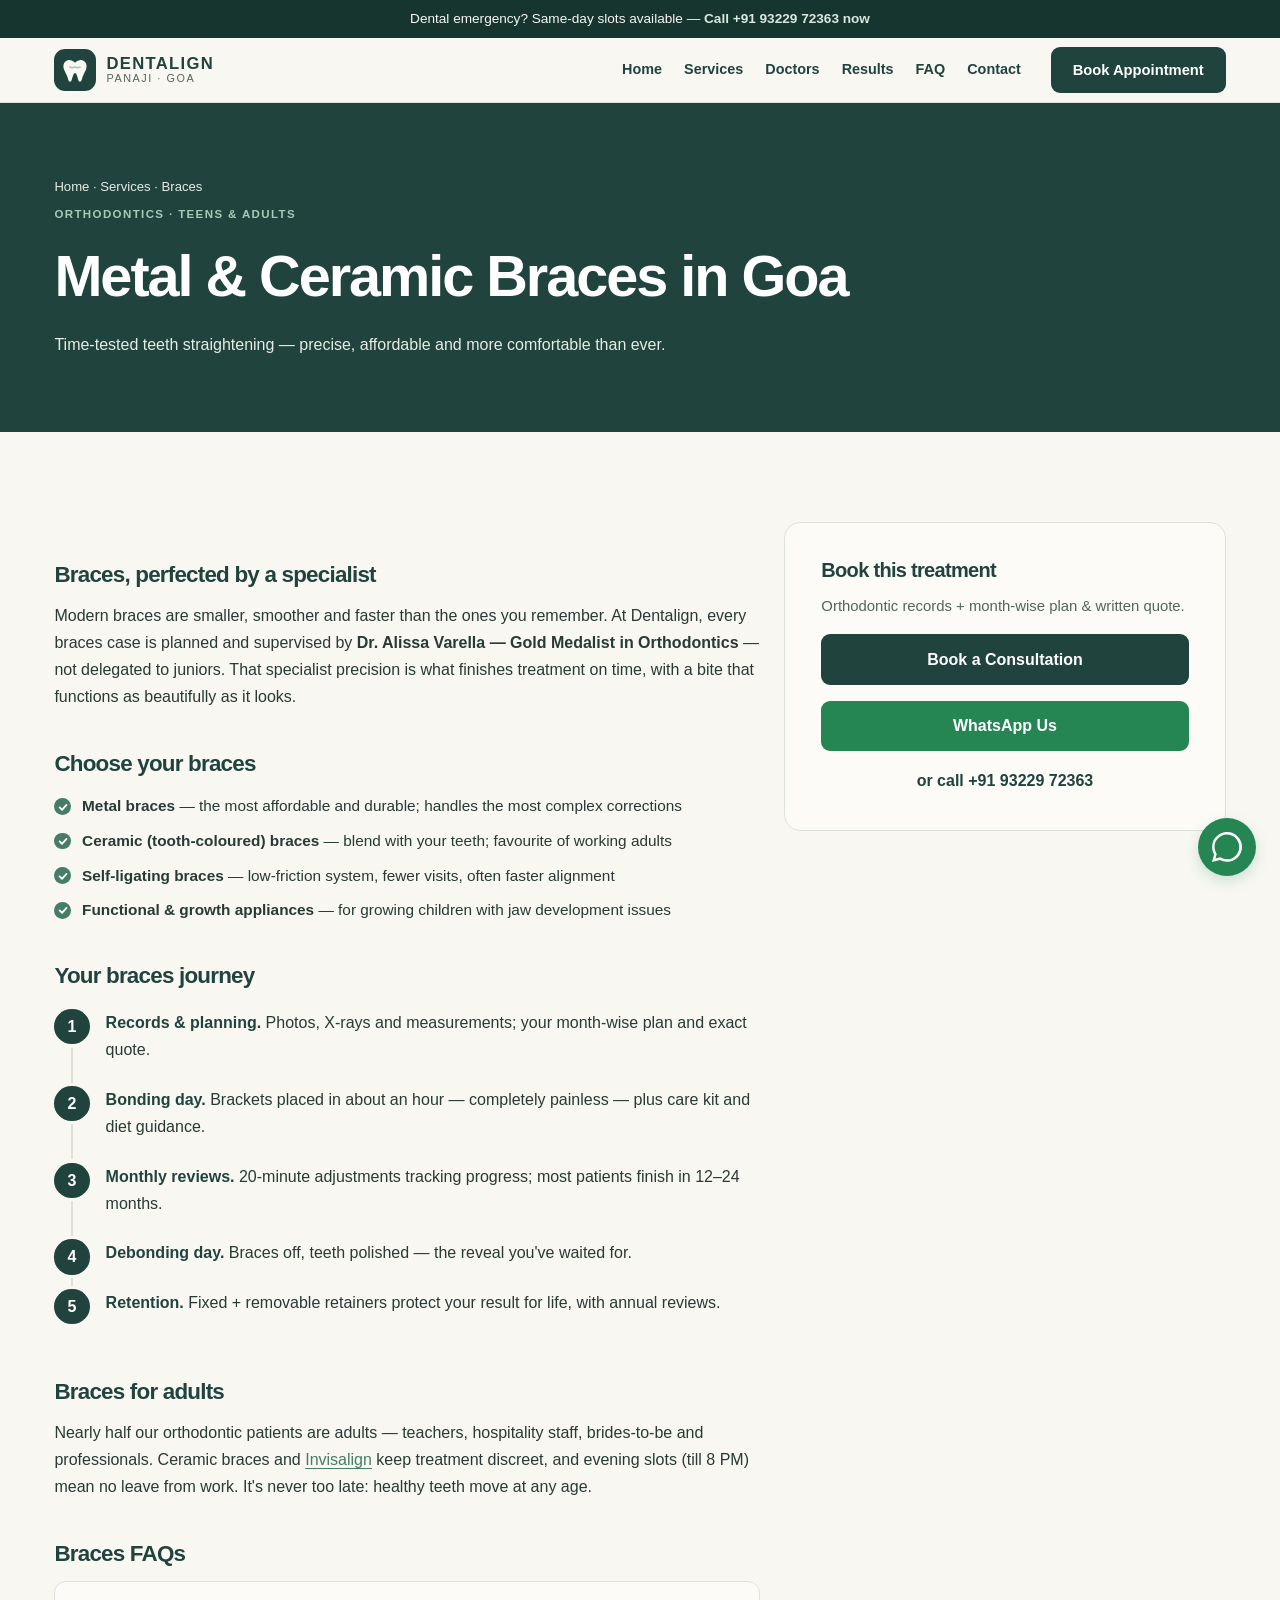
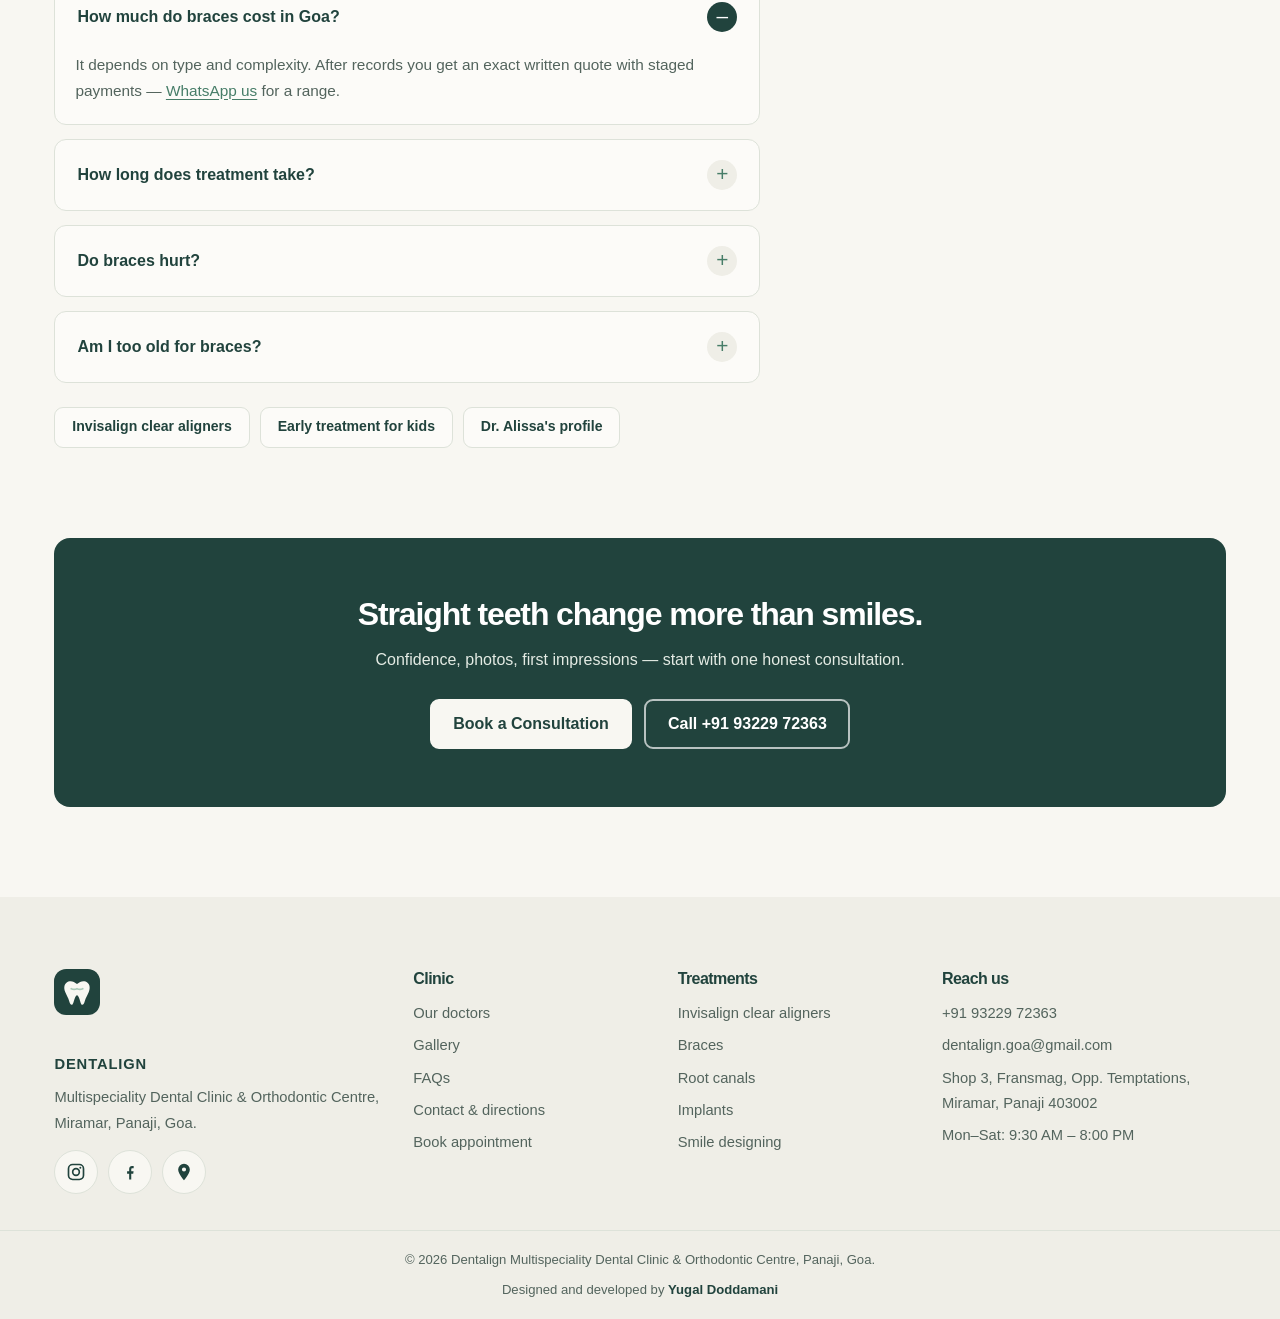
<file: services/braces-orthodontics-goa.html>
<!DOCTYPE html>
<html lang="en-IN">
<head>
  <meta charset="UTF-8">
  <meta name="viewport" content="width=device-width, initial-scale=1">
  
  <base href="/">
<title>Metal &amp; Ceramic Braces in Goa | Orthodontist Dr. Alissa Varella — Dentalign</title>
  <meta name="description" content="Metal & tooth-coloured braces for teens and adults by Gold Medalist orthodontist Dr. Alissa Varella in Miramar, Panaji. Month-wise plan + written quote. Call +91 93229 72363.">
  <link rel="canonical" href="https://dentalign.in/services/braces-orthodontics-goa.html">
  <meta name="robots" content="index, follow, max-image-preview:large">
  <meta name="theme-color" content="#112F5B">
  <meta property="og:type" content="article">
  <meta property="og:site_name" content="Dentalign Multispeciality Dental Clinic &amp; Orthodontic Centre">
  <meta property="og:title" content="Braces in Goa — Metal & Ceramic | Dentalign Panaji">
  <meta property="og:description" content="Precise, comfortable braces for teens and adults by a Gold Medalist orthodontist.">
  <meta property="og:url" content="https://dentalign.in/services/braces-orthodontics-goa.html">
  <meta property="og:image" content="https://static.wixstatic.com/media/191998_1a8f83df6110428c89b95c9847f4b635~mv2.jpg/v1/fill/w_1200,h_630,al_c,q_80,enc_avif,quality_auto/191998_1a8f83df6110428c89b95c9847f4b635~mv2.jpg">
  <meta name="twitter:card" content="summary_large_image">
  <link rel="icon" type="image/svg+xml" href="assets/img/favicon.svg">
  <link rel="stylesheet" href="assets/css/styles.css">
  <script type="application/ld+json">
  {"@context":"https://schema.org","@type":"BreadcrumbList","itemListElement":[
    {"@type":"ListItem","position":1,"name":"Home","item":"https://dentalign.in/"},
    {"@type":"ListItem","position":2,"name":"Braces & Orthodontics in Goa","item":"https://dentalign.in/services/braces-orthodontics-goa.html"}]}
  </script>
  <script type="application/ld+json">
  {"@context":"https://schema.org","@type":"FAQPage","mainEntity":[
    {"@type":"Question","name":"How much do braces cost in Goa?","acceptedAnswer":{"@type":"Answer","text":"Braces cost depends on the type (metal, ceramic or self-ligating) and case complexity. After examination and X-rays at Dentalign Panaji, you receive an exact written quote with staged payment options."}},
    {"@type":"Question","name":"How long do braces take?","acceptedAnswer":{"@type":"Answer","text":"Most treatments take 12–24 months. Mild crowding can finish in under a year; complex bite corrections take longer. You get a month-wise plan at your first visit."}},
    {"@type":"Question","name":"Do braces hurt?","acceptedAnswer":{"@type":"Answer","text":"Modern braces cause only 2–3 days of mild soreness after fitting and adjustments — easily managed and far gentler than old designs."}},
    {"@type":"Question","name":"Am I too old for braces?","acceptedAnswer":{"@type":"Answer","text":"No. Healthy teeth can be moved at any age — a large share of our orthodontic patients are working adults. Ceramic and invisible options keep treatment discreet."}}
  ]}
  </script>
</head>
<body>
  <div class="site-loader" aria-hidden="true"><div class="loader-lockup"><img src="/assets/img/logo.svg" alt=""><span>DENTALIGN</span><i></i></div></div>
  <div class="strip">Dental emergency? Same-day slots available — <a href="tel:+919322972363">Call +91 93229 72363 now</a></div>
  <header class="site-header">
    <div class="container header-inner">
      <a class="brand" href="./" aria-label="Dentalign — home"><img src="assets/img/logo.svg" alt="Dentalign logo" width="40" height="40"><span class="brand-text"><strong>DENTALIGN</strong><small>Panaji · Goa</small></span></a>
      <nav class="main-nav" id="mainNav" aria-label="Primary navigation"><ul>
<li><a href="/">Home</a></li><li><a href="/#services">Services</a></li><li><a href="/doctors.html">Doctors</a></li><li><a href="/gallery.html">Results</a></li><li><a href="/faq.html">FAQ</a></li><li><a href="/contact.html">Contact</a></li>
</ul><a class="btn btn--primary btn--sm nav-book" href="/book.html">Book Appointment</a></nav>
      <a class="btn btn--primary btn--sm header-cta" href="book.html">Book Appointment</a>
      <button class="nav-toggle" aria-expanded="false" aria-controls="mainNav" aria-label="Open menu"><svg viewBox="0 0 24 24" fill="none" stroke="currentColor" stroke-width="2" stroke-linecap="round"><path d="M4 7h16M4 12h16M4 17h16"/></svg></button>
    </div>
  </header>
  <main>
    <section class="page-hero">
      <div class="container">
        <p class="bumbs"><a href="./">Home</a> · Services · <span>Braces</span></p>
        <span class="eyebrow">Orthodontics · Teens &amp; Adults</span>
        <h1>Metal &amp; Ceramic Braces in Goa</h1>
        <p>Time-tested teeth straightening — precise, affordable and more comfortable than ever.</p>
      </div>
    </section>
    <section class="section">
      <div class="container two-col">
        <article class="prose">
          <h2>Braces, perfected by a specialist</h2>
          <p>Modern braces are smaller, smoother and faster than the ones you remember. At Dentalign, every braces case is planned and supervised by <strong>Dr. Alissa Varella — Gold Medalist in Orthodontics</strong> — not delegated to juniors. That specialist precision is what finishes treatment on time, with a bite that functions as beautifully as it looks.</p>
          <h2>Choose your braces</h2>
          <ul class="check-list">
            <li><strong>Metal braces</strong> — the most affordable and durable; handles the most complex corrections</li>
            <li><strong>Ceramic (tooth-coloured) braces</strong> — blend with your teeth; favourite of working adults</li>
            <li><strong>Self-ligating braces</strong> — low-friction system, fewer visits, often faster alignment</li>
            <li><strong>Functional &amp; growth appliances</strong> — for growing children with jaw development issues</li>
          </ul>
          <h2>Your braces journey</h2>
          <ol class="steps">
            <li><strong>Records &amp; planning.</strong> Photos, X-rays and measurements; your month-wise plan and exact quote.</li>
            <li><strong>Bonding day.</strong> Brackets placed in about an hour — completely painless — plus care kit and diet guidance.</li>
            <li><strong>Monthly reviews.</strong> 20-minute adjustments tracking progress; most patients finish in 12–24 months.</li>
            <li><strong>Debonding day.</strong> Braces off, teeth polished — the reveal you've waited for.</li>
            <li><strong>Retention.</strong> Fixed + removable retainers protect your result for life, with annual reviews.</li>
          </ol>
          <h2>Braces for adults</h2>
          <p>Nearly half our orthodontic patients are adults — teachers, hospitality staff, brides-to-be and professionals. Ceramic braces and <a href="services/invisalign-clear-aligners-goa.html">Invisalign</a> keep treatment discreet, and evening slots (till 8 PM) mean no leave from work. It's never too late: healthy teeth move at any age.</p>
          <h2>Braces FAQs</h2>
          <div class="faq">
            <details open><summary>How much do braces cost in Goa?</summary><div class="a"><p>It depends on type and complexity. After records you get an exact written quote with staged payments — <a href="https://wa.me/919322972363?text=Hi%20Dentalign%2C%20what%20is%20the%20cost%20of%20braces%3F" target="_blank" rel="noopener">WhatsApp us</a> for a range.</p></div></details>
            <details><summary>How long does treatment take?</summary><div class="a"><p>Typically 12–24 months. Mild cases can finish under a year; you'll know your timeline at visit one.</p></div></details>
            <details><summary>Do braces hurt?</summary><div class="a"><p>Only 2–3 days of mild soreness after fitting and adjustments — modern wires are far gentler than old ones.</p></div></details>
            <details><summary>Am I too old for braces?</summary><div class="a"><p>No — healthy teeth move at any age. Many of our patients are working adults.</p></div></details>
          </div>
          <ul class="related" aria-label="Related treatments">
            <li><a href="services/invisalign-clear-aligners-goa.html">Invisalign clear aligners</a></li>
            <li><a href="services/pediatric-dentistry.html">Early treatment for kids</a></li>
            <li><a href="doctors.html#dr-alissa">Dr. Alissa's profile</a></li>
          </ul>
        </article>
        <aside>
          <div class="form-card" style="position:sticky;top:calc(var(--header-h) + 20px)">
            <h2 style="font-size:1.25rem">Book this treatment</h2>
            <p style="color:var(--muted);font-size:.93rem">Orthodontic records + month-wise plan &amp; written quote.</p>
            <p><a class="btn btn--primary" style="width:100%" href="book.html">Book a Consultation</a></p>
            <p><a class="btn btn--whatsapp" style="width:100%" href="https://wa.me/919322972363?text=Hi%20Dentalign%2C%20I%20want%20to%20know%20about%20braces%20treatment" target="_blank" rel="noopener">WhatsApp Us</a></p>
            <p style="text-align:center;margin:0"><a href="tel:+919322972363" style="font-weight:700;color:var(--navy);text-decoration:none">or call +91 93229 72363</a></p>
          </div>
        </aside>
      </div>
    </section>
    <section class="section" style="padding-top:0"><div class="container"><div class="cta-band">
      <h2>Straight teeth change more than smiles.</h2>
      <p>Confidence, photos, first impressions — start with one honest consultation.</p>
      <div class="row"><a class="btn btn--white" href="book.html">Book a Consultation</a><a class="btn btn--outline" href="tel:+919322972363">Call +91 93229 72363</a></div>
    </div></div></section>
  </main>
  <footer class="site-footer">
    <div class="container footer-grid">
      <div class="footer-brand"><img src="assets/img/logo.svg" alt="Dentalign logo" width="44" height="44"><br><strong>DENTALIGN</strong><p style="margin-top:.6em">Multispeciality Dental Clinic &amp; Orthodontic Centre, Miramar, Panaji, Goa.</p><div class="socials"><a href="https://instagram.com/dentalign_dental_clinic_goa" target="_blank" rel="noopener" aria-label="Instagram"><svg viewBox="0 0 24 24" fill="none" stroke="currentColor" stroke-width="2"><rect x="3" y="3" width="18" height="18" rx="5"/><circle cx="12" cy="12" r="4"/><circle cx="17.2" cy="6.8" r="1.2" fill="currentColor" stroke="none"/></svg></a><a href="https://www.facebook.com/profile.php?id=100069819576753" target="_blank" rel="noopener" aria-label="Facebook"><svg viewBox="0 0 24 24" fill="currentColor"><path d="M13.5 21v-7h2.4l.4-3h-2.8V9.1c0-.9.3-1.5 1.6-1.5h1.3V4.9c-.3 0-1.1-.1-2-.1-2 0-3.4 1.2-3.4 3.5V11H8.5v3H11v7h2.5Z"/></svg></a><a href="https://maps.google.com/?cid=9881835812324328438" target="_blank" rel="noopener" aria-label="Google Maps"><svg viewBox="0 0 24 24" fill="currentColor"><path d="M12 2a7 7 0 0 0-7 7c0 5.2 7 13 7 13s7-7.8 7-13a7 7 0 0 0-7-7Zm0 9.5A2.5 2.5 0 1 1 12 6.5a2.5 2.5 0 0 1 0 5Z"/></svg></a></div></div>
      <nav aria-label="Footer"><h3>Clinic</h3><ul><li><a href="doctors.html">Our doctors</a></li><li><a href="gallery.html">Gallery</a></li><li><a href="faq.html">FAQs</a></li><li><a href="contact.html">Contact &amp; directions</a></li><li><a href="book.html">Book appointment</a></li></ul></nav>
      <nav aria-label="Treatments"><h3>Treatments</h3><ul><li><a href="services/invisalign-clear-aligners-goa.html">Invisalign clear aligners</a></li><li><a href="services/braces-orthodontics-goa.html">Braces</a></li><li><a href="services/painless-root-canal-treatment.html">Root canals</a></li><li><a href="services/dental-implants-panaji.html">Implants</a></li><li><a href="services/smile-designing-veneers.html">Smile designing</a></li></ul></nav>
      <div><h3>Reach us</h3><ul><li><a href="tel:+919322972363">+91 93229 72363</a></li><li><a href="mailto:dentalign.goa@gmail.com">dentalign.goa@gmail.com</a></li><li>Shop 3, Fransmag, Opp. Temptations, Miramar, Panaji 403002</li><li>Mon–Sat: 9:30 AM – 8:00 PM</li></ul></div>
    </div>
    <div class="footer-bottom"><div class="container">© <span data-year>2026</span> Dentalign Multispeciality Dental Clinic &amp; Orthodontic Centre, Panaji, Goa.
        <span class="site-credit">Designed and developed by <a href="https://yugaldoddamani.pages.dev/">Yugal Doddamani</a></span>
      </div></div>
  </footer>
  <a class="wa-float" href="https://wa.me/919322972363?text=Hi%20Dentalign%2C%20I%20would%20like%20to%20book%20a%20dental%20appointment" target="_blank" rel="noopener" aria-label="Chat on WhatsApp"><svg viewBox="0 0 24 24" fill="currentColor"><path d="M20.5 3.5A11.9 11.9 0 0 0 12 0C5.5 0 .1 5.4.1 11.9c0 2.1.6 4.2 1.6 6L0 24l6.3-1.6a11.9 11.9 0 0 0 5.7 1.4h.1c6.6 0 11.9-5.3 11.9-11.9 0-3.2-1.2-6.2-3.5-8.4ZM12 21.8h-.1a9.9 9.9 0 0 1-5-1.4l-.4-.2-3.7 1 1-3.6-.3-.4a9.9 9.9 0 0 1-1.5-5.3c0-5.4 4.5-9.9 9.9-9.9 2.7 0 5.1 1 7 2.9a9.8 9.8 0 0 1 2.9 7c0 5.5-4.4 9.9-9.8 9.9Z"/></svg></a>
  <nav class="mobile-cta" aria-label="Quick actions"><a class="m-call" href="tel:+919322972363"><svg viewBox="0 0 24 24" fill="currentColor"><path d="M6.6 10.8c1.4 2.8 3.8 5.1 6.6 6.6l2.2-2.2c.3-.3.7-.4 1-.2 1.1.4 2.3.6 3.6.6.6 0 1 .4 1 1V20c0 .6-.4 1-1 1C10.6 21 3 13.4 3 4c0-.6.4-1 1-1h3.5c.6 0 1 .4 1 1 0 1.2.2 2.4.6 3.6.1.3 0 .7-.2 1l-2.3 2.2Z"/></svg>Call</a><a class="m-wa" href="https://wa.me/919322972363?text=Hi%20Dentalign%2C%20I%20would%20like%20to%20book%20a%20dental%20appointment" target="_blank" rel="noopener"><svg viewBox="0 0 24 24" fill="currentColor"><path d="M20.5 3.5A11.9 11.9 0 0 0 12 0C5.5 0 .1 5.4.1 11.9c0 2.1.6 4.2 1.6 6L0 24l6.3-1.6a11.9 11.9 0 0 0 5.7 1.4h.1c6.6 0 11.9-5.3 11.9-11.9 0-3.2-1.2-6.2-3.5-8.4ZM12 21.8h-.1a9.9 9.9 0 0 1-5-1.4l-.4-.2-3.7 1 1-3.6-.3-.4a9.9 9.9 0 0 1-1.5-5.3c0-5.4 4.5-9.9 9.9-9.9 2.7 0 5.1 1 7 2.9a9.8 9.8 0 0 1 2.9 7c0 5.5-4.4 9.9-9.8 9.9Z"/></svg>WhatsApp</a><a class="m-book" href="book.html"><svg viewBox="0 0 24 24" fill="none" stroke="currentColor" stroke-width="2"><rect x="3" y="5" width="18" height="16" rx="2"/><path d="M8 3v4M16 3v4M3 10h18"/></svg>Book</a></nav>
  <script src="assets/js/main.js" defer></script>
</body>
</html>
</file>
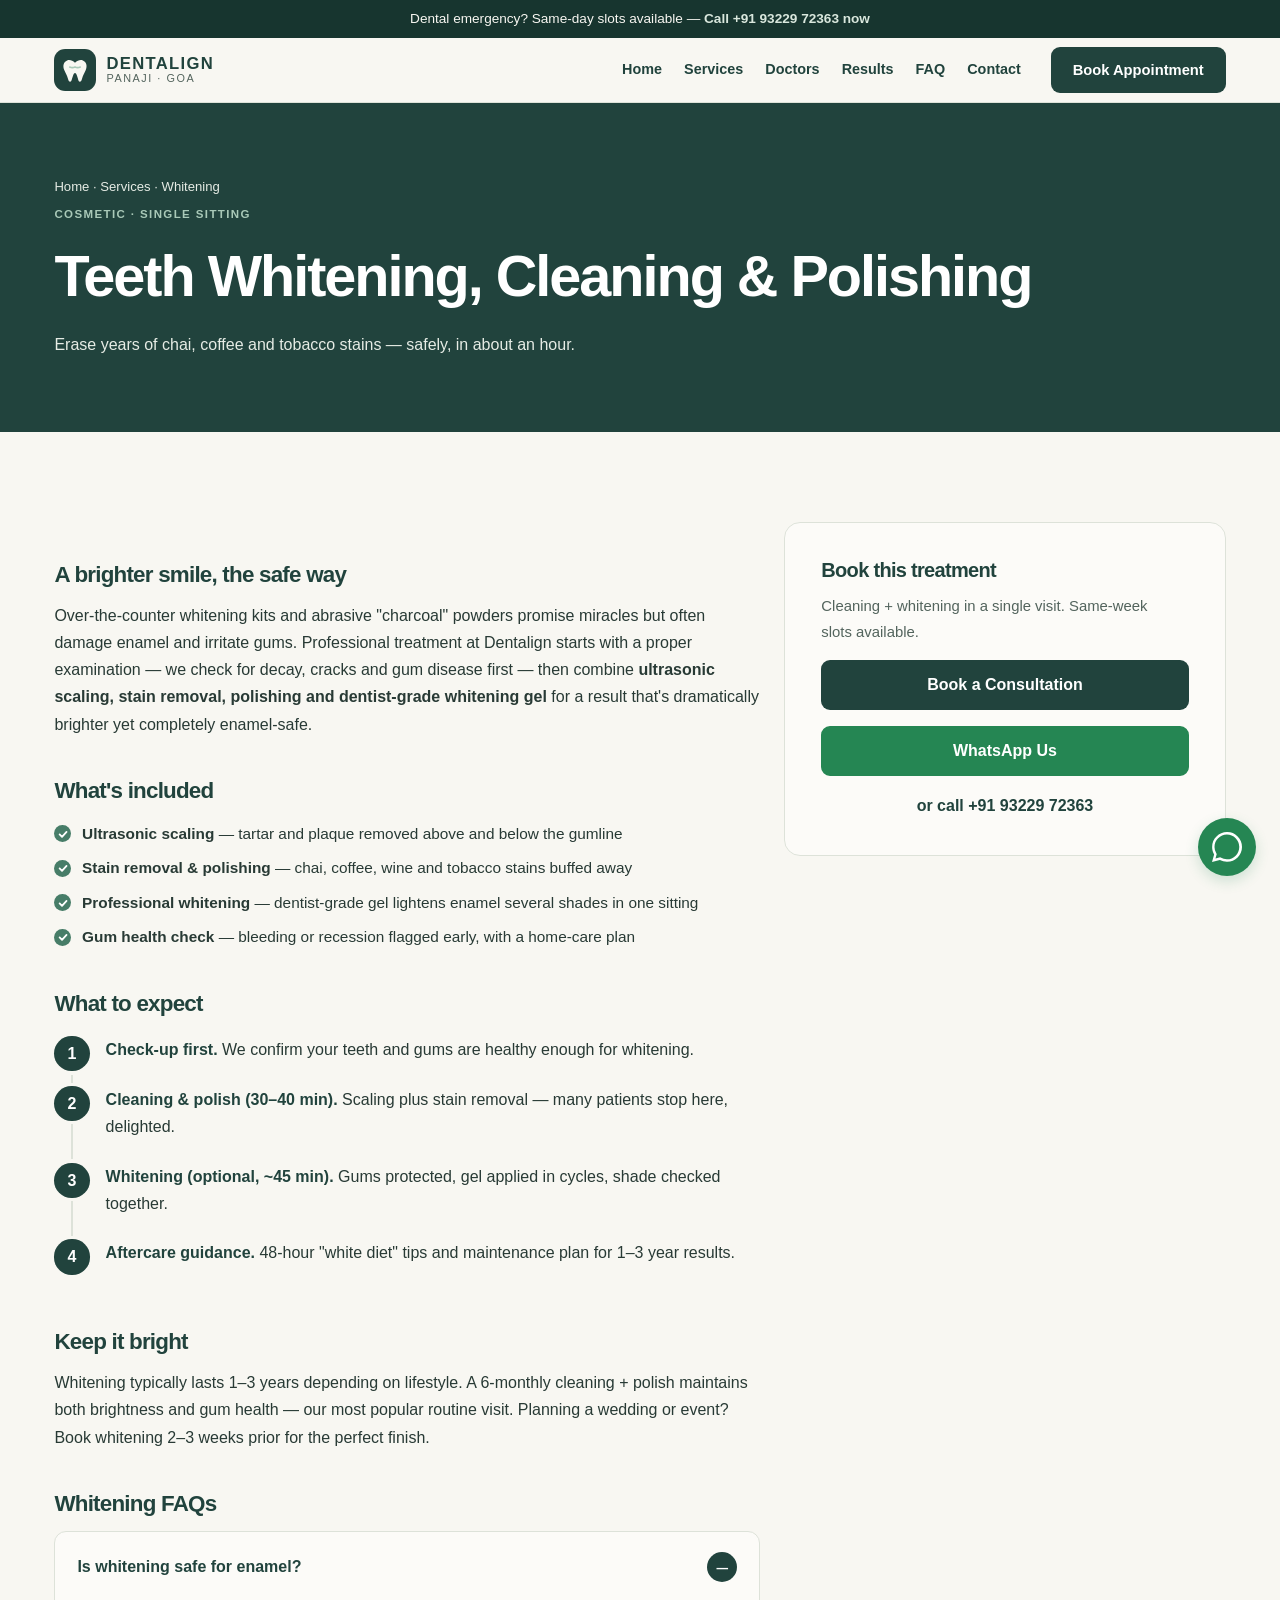
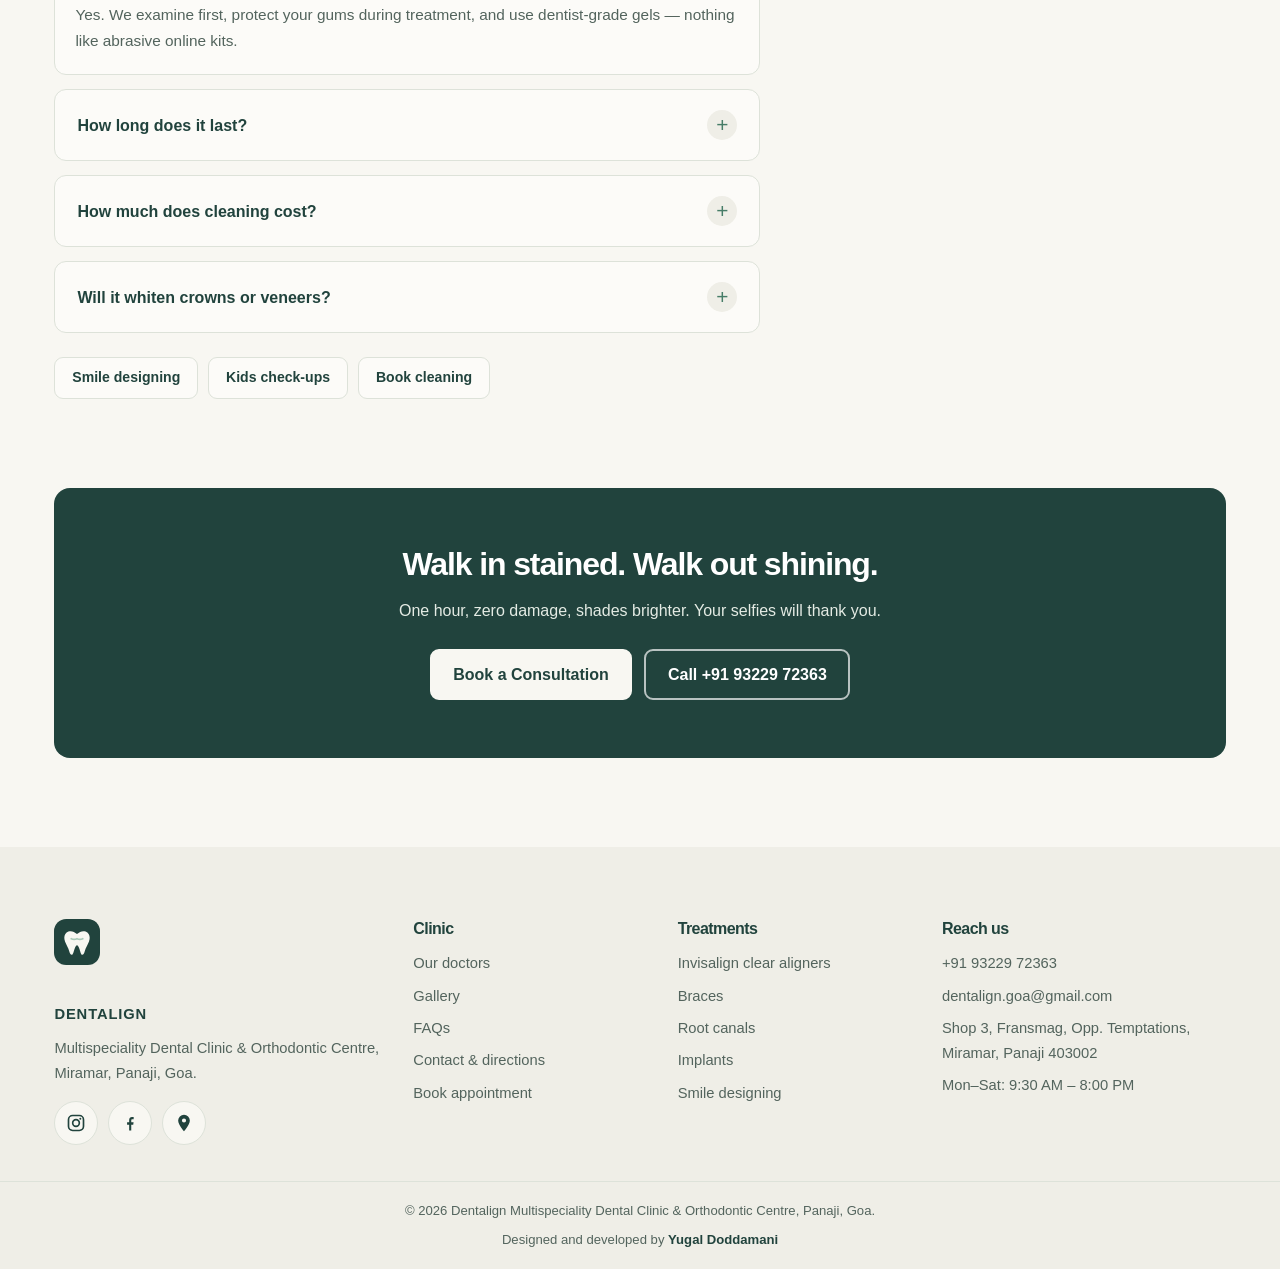
<file: services/dental-bleaching-whitening.html>
<!DOCTYPE html>
<html lang="en-IN">
<head>
  <meta charset="UTF-8">
  <meta name="viewport" content="width=device-width, initial-scale=1">
  <title>Teeth Whitening &amp; Cleaning in Panaji, Goa | Brighten Your Smile — Dentalign</title>
  <meta name="description" content="Professional teeth whitening, scaling, cleaning & polishing in Miramar, Panaji. Remove chai, coffee & tobacco stains in one sitting. Call Dentalign +91 93229 72363.">
  <link rel="canonical" href="https://dentalign.in/services/dental-bleaching-whitening.html">
  <meta name="robots" content="index, follow, max-image-preview:large">
  <meta name="theme-color" content="#112F5B">
  <meta property="og:type" content="article">
  <meta property="og:site_name" content="Dentalign Multispeciality Dental Clinic &amp; Orthodontic Centre">
  <meta property="og:title" content="Teeth Whitening & Cleaning in Panaji — Dentalign">
  <meta property="og:description" content="Remove years of stains in a single sitting — safe, enamel-friendly whitening.">
  <meta property="og:url" content="https://dentalign.in/services/dental-bleaching-whitening.html">
  <meta property="og:image" content="https://static.wixstatic.com/media/191998_1836aace61294908b6ed448890c376ca~mv2.webp/v1/fill/w_1200,h_630,al_c,q_80,enc_avif,quality_auto/191998_1836aace61294908b6ed448890c376ca~mv2.webp">
  <meta name="twitter:card" content="summary_large_image">
  <link rel="icon" type="image/svg+xml" href="/assets/img/favicon.svg">
  <link rel="stylesheet" href="/assets/css/styles.css">
  <script type="application/ld+json">
  {"@context":"https://schema.org","@type":"BreadcrumbList","itemListElement":[
    {"@type":"ListItem","position":1,"name":"Home","item":"https://dentalign.in/"},
    {"@type":"ListItem","position":2,"name":"Teeth Whitening & Cleaning","item":"https://dentalign.in/services/dental-bleaching-whitening.html"}]}
  </script>
  <script type="application/ld+json">
  {"@context":"https://schema.org","@type":"FAQPage","mainEntity":[
    {"@type":"Question","name":"Is teeth whitening safe for enamel?","acceptedAnswer":{"@type":"Answer","text":"Yes, professional whitening at Dentalign is enamel-safe. We examine your teeth and gums first, protect soft tissues during the procedure, and use dentist-grade gels — unlike abrasive online kits."}},
    {"@type":"Question","name":"How long does whitening last?","acceptedAnswer":{"@type":"Answer","text":"Typically 1–3 years depending on chai, coffee, smoking and oral hygiene. A yearly cleaning + polish maintains brightness."}},
    {"@type":"Question","name":"How much does teeth cleaning cost?","acceptedAnswer":{"@type":"Answer","text":"A standard scaling, cleaning and polishing session is quick and affordable — WhatsApp us for the exact current price and same-week slots."}},
    {"@type":"Question","name":"Will whitening work on crowns or veneers?","acceptedAnswer":{"@type":"Answer","text":"Whitening lightens natural enamel only, not ceramic or composite restorations. We plan whitening before shade-matching any new crowns or veneers."}}
  ]}
  </script>
</head>
<body>
  <div class="site-loader" aria-hidden="true"><div class="loader-lockup"><img src="/assets/img/logo.svg" alt=""><span>DENTALIGN</span><i></i></div></div>
  <div class="strip">Dental emergency? Same-day slots available — <a href="tel:+919322972363">Call +91 93229 72363 now</a></div>
  <header class="site-header">
    <div class="container header-inner">
      <a class="brand" href="/" aria-label="Dentalign — home"><img src="/assets/img/logo.svg" alt="Dentalign logo" width="40" height="40"><span class="brand-text"><strong>DENTALIGN</strong><small>Panaji · Goa</small></span></a>
      <nav class="main-nav" id="mainNav" aria-label="Primary navigation"><ul>
<li><a href="/">Home</a></li><li><a href="/#services">Services</a></li><li><a href="/doctors.html">Doctors</a></li><li><a href="/gallery.html">Results</a></li><li><a href="/faq.html">FAQ</a></li><li><a href="/contact.html">Contact</a></li>
</ul><a class="btn btn--primary btn--sm nav-book" href="/book.html">Book Appointment</a></nav>
      <a class="btn btn--primary btn--sm header-cta" href="/book.html">Book Appointment</a>
      <button class="nav-toggle" aria-expanded="false" aria-controls="mainNav" aria-label="Open menu"><svg viewBox="0 0 24 24" fill="none" stroke="currentColor" stroke-width="2" stroke-linecap="round"><path d="M4 7h16M4 12h16M4 17h16"/></svg></button>
    </div>
  </header>
  <main>
    <section class="page-hero">
      <div class="container">
        <p class="bumbs"><a href="/">Home</a> · Services · <span>Whitening</span></p>
        <span class="eyebrow">Cosmetic · Single Sitting</span>
        <h1>Teeth Whitening, Cleaning &amp; Polishing</h1>
        <p>Erase years of chai, coffee and tobacco stains — safely, in about an hour.</p>
      </div>
    </section>
    <section class="section">
      <div class="container two-col">
        <article class="prose">
          <h2>A brighter smile, the safe way</h2>
          <p>Over-the-counter whitening kits and abrasive "charcoal" powders promise miracles but often damage enamel and irritate gums. Professional treatment at Dentalign starts with a proper examination — we check for decay, cracks and gum disease first — then combine <strong>ultrasonic scaling, stain removal, polishing and dentist-grade whitening gel</strong> for a result that's dramatically brighter yet completely enamel-safe.</p>
          <h2>What's included</h2>
          <ul class="check-list">
            <li><strong>Ultrasonic scaling</strong> — tartar and plaque removed above and below the gumline</li>
            <li><strong>Stain removal &amp; polishing</strong> — chai, coffee, wine and tobacco stains buffed away</li>
            <li><strong>Professional whitening</strong> — dentist-grade gel lightens enamel several shades in one sitting</li>
            <li><strong>Gum health check</strong> — bleeding or recession flagged early, with a home-care plan</li>
          </ul>
          <h2>What to expect</h2>
          <ol class="steps">
            <li><strong>Check-up first.</strong> We confirm your teeth and gums are healthy enough for whitening.</li>
            <li><strong>Cleaning &amp; polish (30–40 min).</strong> Scaling plus stain removal — many patients stop here, delighted.</li>
            <li><strong>Whitening (optional, ~45 min).</strong> Gums protected, gel applied in cycles, shade checked together.</li>
            <li><strong>Aftercare guidance.</strong> 48-hour "white diet" tips and maintenance plan for 1–3 year results.</li>
          </ol>
          <h2>Keep it bright</h2>
          <p>Whitening typically lasts 1–3 years depending on lifestyle. A 6-monthly cleaning + polish maintains both brightness and gum health — our most popular routine visit. Planning a wedding or event? Book whitening 2–3 weeks prior for the perfect finish.</p>
          <h2>Whitening FAQs</h2>
          <div class="faq">
            <details open><summary>Is whitening safe for enamel?</summary><div class="a"><p>Yes. We examine first, protect your gums during treatment, and use dentist-grade gels — nothing like abrasive online kits.</p></div></details>
            <details><summary>How long does it last?</summary><div class="a"><p>Typically 1–3 years. Yearly cleaning + polish keeps brightness topped up.</p></div></details>
            <details><summary>How much does cleaning cost?</summary><div class="a"><p>A standard scaling + polish is quick and affordable — <a href="https://wa.me/919322972363?text=Hi%20Dentalign%2C%20what%20is%20the%20cost%20of%20cleaning%20and%20polishing%3F" target="_blank" rel="noopener">WhatsApp us</a> for the exact price and same-week slots.</p></div></details>
            <details><summary>Will it whiten crowns or veneers?</summary><div class="a"><p>No — whitening works on natural enamel only. We always whiten before shade-matching new restorations.</p></div></details>
          </div>
          <ul class="related" aria-label="Related treatments">
            <li><a href="/services/smile-designing-veneers.html">Smile designing</a></li>
            <li><a href="/services/pediatric-dentistry.html">Kids check-ups</a></li>
            <li><a href="/book.html">Book cleaning</a></li>
          </ul>
        </article>
        <aside>
          <div class="form-card" style="position:sticky;top:calc(var(--header-h) + 20px)">
            <h2 style="font-size:1.25rem">Book this treatment</h2>
            <p style="color:var(--muted);font-size:.93rem">Cleaning + whitening in a single visit. Same-week slots available.</p>
            <p><a class="btn btn--primary" style="width:100%" href="/book.html">Book a Consultation</a></p>
            <p><a class="btn btn--whatsapp" style="width:100%" href="https://wa.me/919322972363?text=Hi%20Dentalign%2C%20I%20want%20to%20book%20teeth%20cleaning%20and%20whitening" target="_blank" rel="noopener">WhatsApp Us</a></p>
            <p style="text-align:center;margin:0"><a href="tel:+919322972363" style="font-weight:700;color:var(--navy);text-decoration:none">or call +91 93229 72363</a></p>
          </div>
        </aside>
      </div>
    </section>
    <section class="section" style="padding-top:0"><div class="container"><div class="cta-band">
      <h2>Walk in stained. Walk out shining.</h2>
      <p>One hour, zero damage, shades brighter. Your selfies will thank you.</p>
      <div class="row"><a class="btn btn--white" href="/book.html">Book a Consultation</a><a class="btn btn--outline" href="tel:+919322972363">Call +91 93229 72363</a></div>
    </div></div></section>
  </main>
  <footer class="site-footer">
    <div class="container footer-grid">
      <div class="footer-brand"><img src="/assets/img/logo.svg" alt="Dentalign logo" width="44" height="44"><br><strong>DENTALIGN</strong><p style="margin-top:.6em">Multispeciality Dental Clinic &amp; Orthodontic Centre, Miramar, Panaji, Goa.</p><div class="socials"><a href="https://instagram.com/dentalign_dental_clinic_goa" target="_blank" rel="noopener" aria-label="Instagram"><svg viewBox="0 0 24 24" fill="none" stroke="currentColor" stroke-width="2"><rect x="3" y="3" width="18" height="18" rx="5"/><circle cx="12" cy="12" r="4"/><circle cx="17.2" cy="6.8" r="1.2" fill="currentColor" stroke="none"/></svg></a><a href="https://www.facebook.com/profile.php?id=100069819576753" target="_blank" rel="noopener" aria-label="Facebook"><svg viewBox="0 0 24 24" fill="currentColor"><path d="M13.5 21v-7h2.4l.4-3h-2.8V9.1c0-.9.3-1.5 1.6-1.5h1.3V4.9c-.3 0-1.1-.1-2-.1-2 0-3.4 1.2-3.4 3.5V11H8.5v3H11v7h2.5Z"/></svg></a><a href="https://maps.google.com/?cid=9881835812324328438" target="_blank" rel="noopener" aria-label="Google Maps"><svg viewBox="0 0 24 24" fill="currentColor"><path d="M12 2a7 7 0 0 0-7 7c0 5.2 7 13 7 13s7-7.8 7-13a7 7 0 0 0-7-7Zm0 9.5A2.5 2.5 0 1 1 12 6.5a2.5 2.5 0 0 1 0 5Z"/></svg></a></div></div>
      <nav aria-label="Footer"><h3>Clinic</h3><ul><li><a href="/doctors.html">Our doctors</a></li><li><a href="/gallery.html">Gallery</a></li><li><a href="/faq.html">FAQs</a></li><li><a href="/contact.html">Contact &amp; directions</a></li><li><a href="/book.html">Book appointment</a></li></ul></nav>
      <nav aria-label="Treatments"><h3>Treatments</h3><ul><li><a href="/services/invisalign-clear-aligners-goa.html">Invisalign clear aligners</a></li><li><a href="/services/braces-orthodontics-goa.html">Braces</a></li><li><a href="/services/painless-root-canal-treatment.html">Root canals</a></li><li><a href="/services/dental-implants-panaji.html">Implants</a></li><li><a href="/services/smile-designing-veneers.html">Smile designing</a></li></ul></nav>
      <div><h3>Reach us</h3><ul><li><a href="tel:+919322972363">+91 93229 72363</a></li><li><a href="mailto:dentalign.goa@gmail.com">dentalign.goa@gmail.com</a></li><li>Shop 3, Fransmag, Opp. Temptations, Miramar, Panaji 403002</li><li>Mon–Sat: 9:30 AM – 8:00 PM</li></ul></div>
    </div>
    <div class="footer-bottom"><div class="container">© <span data-year>2026</span> Dentalign Multispeciality Dental Clinic &amp; Orthodontic Centre, Panaji, Goa.
        <span class="site-credit">Designed and developed by <a href="https://yugaldoddamani.pages.dev/">Yugal Doddamani</a></span>
      </div></div>
  </footer>
  <a class="wa-float" href="https://wa.me/919322972363?text=Hi%20Dentalign%2C%20I%20would%20like%20to%20book%20a%20dental%20appointment" target="_blank" rel="noopener" aria-label="Chat on WhatsApp"><svg viewBox="0 0 24 24" fill="currentColor"><path d="M20.5 3.5A11.9 11.9 0 0 0 12 0C5.5 0 .1 5.4.1 11.9c0 2.1.6 4.2 1.6 6L0 24l6.3-1.6a11.9 11.9 0 0 0 5.7 1.4h.1c6.6 0 11.9-5.3 11.9-11.9 0-3.2-1.2-6.2-3.5-8.4ZM12 21.8h-.1a9.9 9.9 0 0 1-5-1.4l-.4-.2-3.7 1 1-3.6-.3-.4a9.9 9.9 0 0 1-1.5-5.3c0-5.4 4.5-9.9 9.9-9.9 2.7 0 5.1 1 7 2.9a9.8 9.8 0 0 1 2.9 7c0 5.5-4.4 9.9-9.8 9.9Z"/></svg></a>
  <nav class="mobile-cta" aria-label="Quick actions"><a class="m-call" href="tel:+919322972363"><svg viewBox="0 0 24 24" fill="currentColor"><path d="M6.6 10.8c1.4 2.8 3.8 5.1 6.6 6.6l2.2-2.2c.3-.3.7-.4 1-.2 1.1.4 2.3.6 3.6.6.6 0 1 .4 1 1V20c0 .6-.4 1-1 1C10.6 21 3 13.4 3 4c0-.6.4-1 1-1h3.5c.6 0 1 .4 1 1 0 1.2.2 2.4.6 3.6.1.3 0 .7-.2 1l-2.3 2.2Z"/></svg>Call</a><a class="m-wa" href="https://wa.me/919322972363?text=Hi%20Dentalign%2C%20I%20would%20like%20to%20book%20a%20dental%20appointment" target="_blank" rel="noopener"><svg viewBox="0 0 24 24" fill="currentColor"><path d="M20.5 3.5A11.9 11.9 0 0 0 12 0C5.5 0 .1 5.4.1 11.9c0 2.1.6 4.2 1.6 6L0 24l6.3-1.6a11.9 11.9 0 0 0 5.7 1.4h.1c6.6 0 11.9-5.3 11.9-11.9 0-3.2-1.2-6.2-3.5-8.4ZM12 21.8h-.1a9.9 9.9 0 0 1-5-1.4l-.4-.2-3.7 1 1-3.6-.3-.4a9.9 9.9 0 0 1-1.5-5.3c0-5.4 4.5-9.9 9.9-9.9 2.7 0 5.1 1 7 2.9a9.8 9.8 0 0 1 2.9 7c0 5.5-4.4 9.9-9.8 9.9Z"/></svg>WhatsApp</a><a class="m-book" href="/book.html"><svg viewBox="0 0 24 24" fill="none" stroke="currentColor" stroke-width="2"><rect x="3" y="5" width="18" height="16" rx="2"/><path d="M8 3v4M16 3v4M3 10h18"/></svg>Book</a></nav>
  <script src="/assets/js/main.js" defer></script>
</body>
</html>
</file>
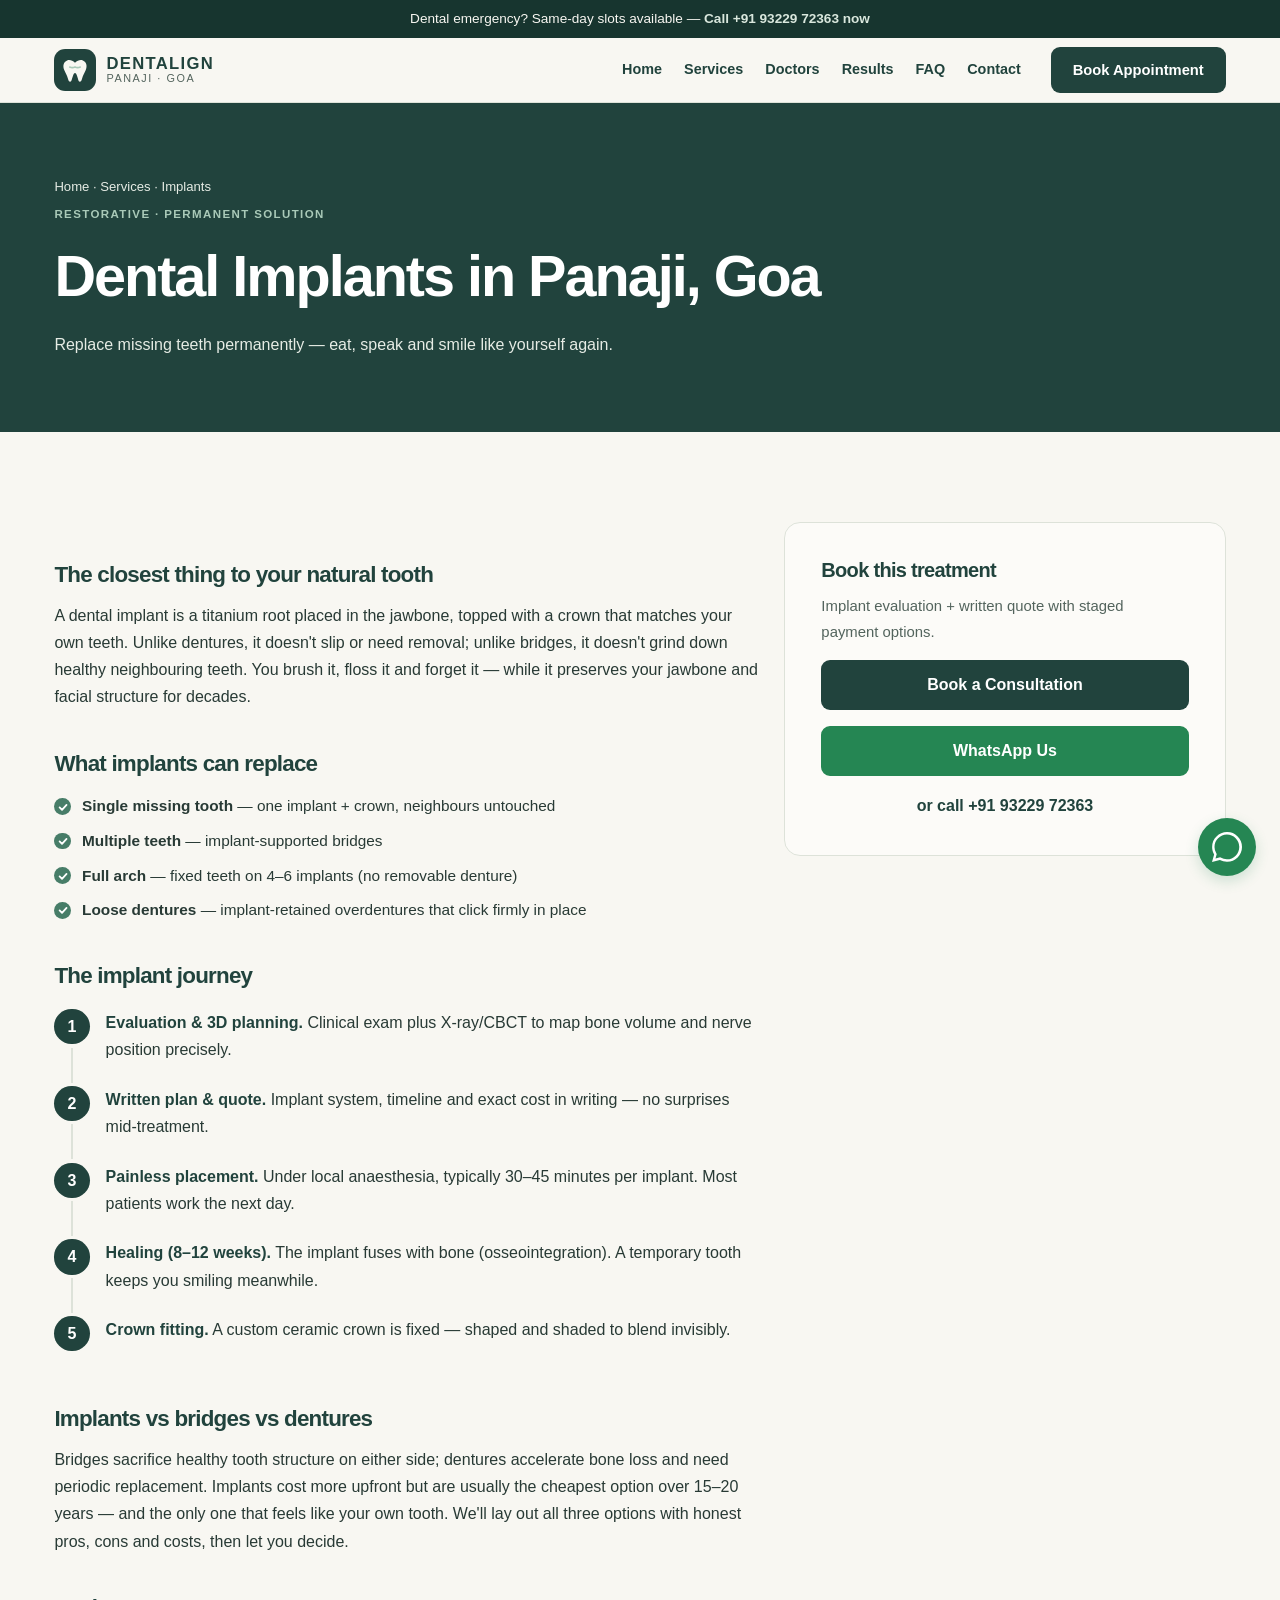
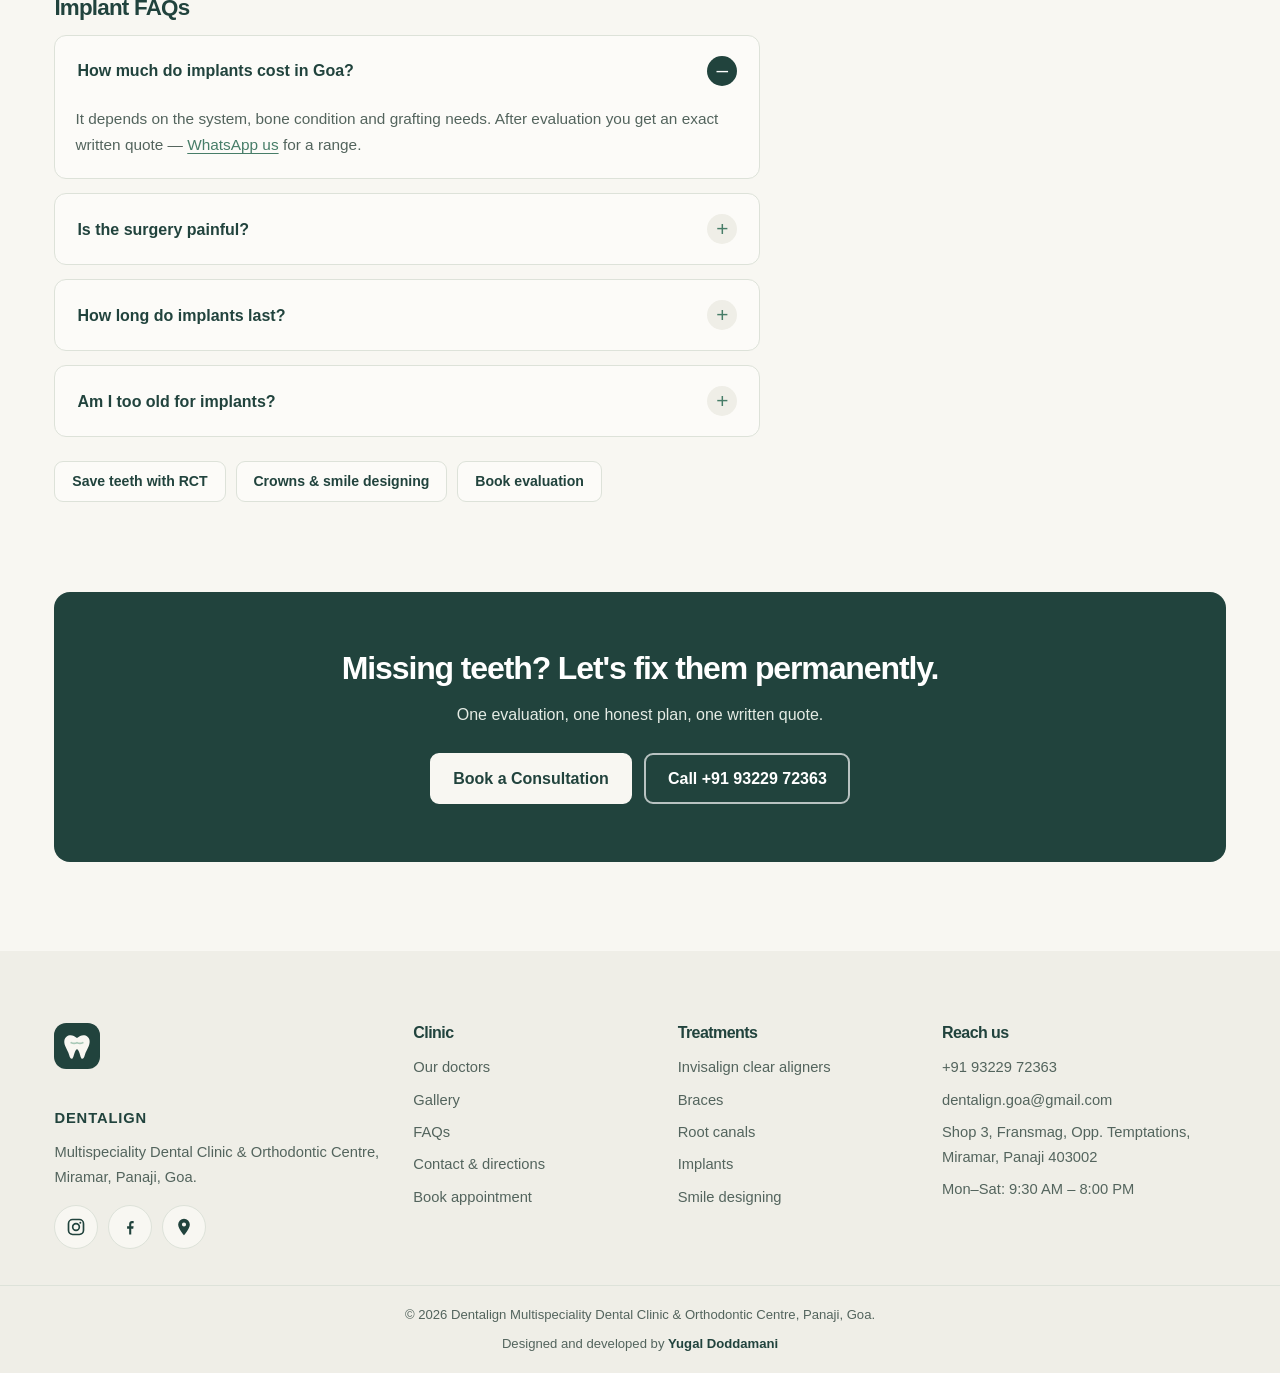
<file: services/dental-implants-panaji.html>
<!DOCTYPE html>
<html lang="en-IN">
<head>
  <meta charset="UTF-8">
  <meta name="viewport" content="width=device-width, initial-scale=1">
  
  <base href="/">
<title>Dental Implants in Panaji, Goa | Permanent Tooth Replacement — Dentalign</title>
  <meta name="description" content="Missing teeth? Permanent, natural-feeling dental implants at Dentalign, Miramar, Panaji. Single tooth to full-mouth restoration with written estimates. Call +91 93229 72363.">
  <link rel="canonical" href="https://dentalign.in/services/dental-implants-panaji.html">
  <meta name="robots" content="index, follow, max-image-preview:large">
  <meta name="theme-color" content="#112F5B">
  <meta property="og:type" content="article">
  <meta property="og:site_name" content="Dentalign Multispeciality Dental Clinic &amp; Orthodontic Centre">
  <meta property="og:title" content="Dental Implants in Panaji, Goa — Dentalign">
  <meta property="og:description" content="Permanent tooth replacement that looks, feels and works like your own teeth.">
  <meta property="og:url" content="https://dentalign.in/services/dental-implants-panaji.html">
  <meta property="og:image" content="https://static.wixstatic.com/media/191998_1836aace61294908b6ed448890c376ca~mv2.webp/v1/fill/w_1200,h_630,al_c,q_80,enc_avif,quality_auto/191998_1836aace61294908b6ed448890c376ca~mv2.webp">
  <meta name="twitter:card" content="summary_large_image">
  <link rel="icon" type="image/svg+xml" href="assets/img/favicon.svg">
  <link rel="stylesheet" href="assets/css/styles.css">
  <script type="application/ld+json">
  {"@context":"https://schema.org","@type":"BreadcrumbList","itemListElement":[
    {"@type":"ListItem","position":1,"name":"Home","item":"https://dentalign.in/"},
    {"@type":"ListItem","position":2,"name":"Dental Implants in Panaji","item":"https://dentalign.in/services/dental-implants-panaji.html"}]}
  </script>
  <script type="application/ld+json">
  {"@context":"https://schema.org","@type":"FAQPage","mainEntity":[
    {"@type":"Question","name":"How much do dental implants cost in Goa?","acceptedAnswer":{"@type":"Answer","text":"Cost depends on the implant system, bone condition and whether grafting is needed. After an X-ray/CBCT evaluation at Dentalign Panaji you receive an exact written quote. WhatsApp us for a cost range."}},
    {"@type":"Question","name":"Is dental implant surgery painful?","acceptedAnswer":{"@type":"Answer","text":"No. Placement is done under local anaesthesia and most patients report less discomfort than an extraction, managed with routine medication for a day or two."}},
    {"@type":"Question","name":"How long do dental implants last?","acceptedAnswer":{"@type":"Answer","text":"With good hygiene and regular check-ups, implants routinely last 20+ years — often a lifetime. The crown on top may need replacement after 10–15 years."}},
    {"@type":"Question","name":"Am I too old for implants?","acceptedAnswer":{"@type":"Answer","text":"Age is rarely a barrier — bone quality matters more. Patients in their 70s and 80s receive implants successfully after evaluation."}}
  ]}
  </script>
</head>
<body>
  <div class="site-loader" aria-hidden="true"><div class="loader-lockup"><img src="/assets/img/logo.svg" alt=""><span>DENTALIGN</span><i></i></div></div>
  <div class="strip">Dental emergency? Same-day slots available — <a href="tel:+919322972363">Call +91 93229 72363 now</a></div>
  <header class="site-header">
    <div class="container header-inner">
      <a class="brand" href="./" aria-label="Dentalign — home"><img src="assets/img/logo.svg" alt="Dentalign logo" width="40" height="40"><span class="brand-text"><strong>DENTALIGN</strong><small>Panaji · Goa</small></span></a>
      <nav class="main-nav" id="mainNav" aria-label="Primary navigation"><ul>
<li><a href="/">Home</a></li><li><a href="/#services">Services</a></li><li><a href="/doctors.html">Doctors</a></li><li><a href="/gallery.html">Results</a></li><li><a href="/faq.html">FAQ</a></li><li><a href="/contact.html">Contact</a></li>
</ul><a class="btn btn--primary btn--sm nav-book" href="/book.html">Book Appointment</a></nav>
      <a class="btn btn--primary btn--sm header-cta" href="book.html">Book Appointment</a>
      <button class="nav-toggle" aria-expanded="false" aria-controls="mainNav" aria-label="Open menu"><svg viewBox="0 0 24 24" fill="none" stroke="currentColor" stroke-width="2" stroke-linecap="round"><path d="M4 7h16M4 12h16M4 17h16"/></svg></button>
    </div>
  </header>
  <main>
    <section class="page-hero">
      <div class="container">
        <p class="bumbs"><a href="./">Home</a> · Services · <span>Implants</span></p>
        <span class="eyebrow">Restorative · Permanent Solution</span>
        <h1>Dental Implants in Panaji, Goa</h1>
        <p>Replace missing teeth permanently — eat, speak and smile like yourself again.</p>
      </div>
    </section>
    <section class="section">
      <div class="container two-col">
        <article class="prose">
          <h2>The closest thing to your natural tooth</h2>
          <p>A dental implant is a titanium root placed in the jawbone, topped with a crown that matches your own teeth. Unlike dentures, it doesn't slip or need removal; unlike bridges, it doesn't grind down healthy neighbouring teeth. You brush it, floss it and forget it — while it preserves your jawbone and facial structure for decades.</p>
          <h2>What implants can replace</h2>
          <ul class="check-list">
            <li><strong>Single missing tooth</strong> — one implant + crown, neighbours untouched</li>
            <li><strong>Multiple teeth</strong> — implant-supported bridges</li>
            <li><strong>Full arch</strong> — fixed teeth on 4–6 implants (no removable denture)</li>
            <li><strong>Loose dentures</strong> — implant-retained overdentures that click firmly in place</li>
          </ul>
          <h2>The implant journey</h2>
          <ol class="steps">
            <li><strong>Evaluation &amp; 3D planning.</strong> Clinical exam plus X-ray/CBCT to map bone volume and nerve position precisely.</li>
            <li><strong>Written plan &amp; quote.</strong> Implant system, timeline and exact cost in writing — no surprises mid-treatment.</li>
            <li><strong>Painless placement.</strong> Under local anaesthesia, typically 30–45 minutes per implant. Most patients work the next day.</li>
            <li><strong>Healing (8–12 weeks).</strong> The implant fuses with bone (osseointegration). A temporary tooth keeps you smiling meanwhile.</li>
            <li><strong>Crown fitting.</strong> A custom ceramic crown is fixed — shaped and shaded to blend invisibly.</li>
          </ol>
          <h2>Implants vs bridges vs dentures</h2>
          <p>Bridges sacrifice healthy tooth structure on either side; dentures accelerate bone loss and need periodic replacement. Implants cost more upfront but are usually the cheapest option over 15–20 years — and the only one that feels like your own tooth. We'll lay out all three options with honest pros, cons and costs, then let you decide.</p>
          <h2>Implant FAQs</h2>
          <div class="faq">
            <details open><summary>How much do implants cost in Goa?</summary><div class="a"><p>It depends on the system, bone condition and grafting needs. After evaluation you get an exact written quote — <a href="https://wa.me/919322972363?text=Hi%20Dentalign%2C%20what%20is%20the%20cost%20of%20a%20dental%20implant%3F" target="_blank" rel="noopener">WhatsApp us</a> for a range.</p></div></details>
            <details><summary>Is the surgery painful?</summary><div class="a"><p>No — local anaesthesia keeps placement painless, and most patients need only routine medication for a day or two.</p></div></details>
            <details><summary>How long do implants last?</summary><div class="a"><p>20+ years routinely, often a lifetime with good hygiene and check-ups. The crown may need replacement after 10–15 years.</p></div></details>
            <details><summary>Am I too old for implants?</summary><div class="a"><p>Almost certainly not — bone quality matters, not age. Patients in their 70s–80s get implants successfully.</p></div></details>
          </div>
          <ul class="related" aria-label="Related treatments">
            <li><a href="services/painless-root-canal-treatment.html">Save teeth with RCT</a></li>
            <li><a href="services/smile-designing-veneers.html">Crowns &amp; smile designing</a></li>
            <li><a href="book.html">Book evaluation</a></li>
          </ul>
        </article>
        <aside>
          <div class="form-card" style="position:sticky;top:calc(var(--header-h) + 20px)">
            <h2 style="font-size:1.25rem">Book this treatment</h2>
            <p style="color:var(--muted);font-size:.93rem">Implant evaluation + written quote with staged payment options.</p>
            <p><a class="btn btn--primary" style="width:100%" href="book.html">Book a Consultation</a></p>
            <p><a class="btn btn--whatsapp" style="width:100%" href="https://wa.me/919322972363?text=Hi%20Dentalign%2C%20I%20want%20to%20know%20about%20dental%20implants" target="_blank" rel="noopener">WhatsApp Us</a></p>
            <p style="text-align:center;margin:0"><a href="tel:+919322972363" style="font-weight:700;color:var(--navy);text-decoration:none">or call +91 93229 72363</a></p>
          </div>
        </aside>
      </div>
    </section>
    <section class="section" style="padding-top:0"><div class="container"><div class="cta-band">
      <h2>Missing teeth? Let's fix them permanently.</h2>
      <p>One evaluation, one honest plan, one written quote.</p>
      <div class="row"><a class="btn btn--white" href="book.html">Book a Consultation</a><a class="btn btn--outline" href="tel:+919322972363">Call +91 93229 72363</a></div>
    </div></div></section>
  </main>
  <footer class="site-footer">
    <div class="container footer-grid">
      <div class="footer-brand"><img src="assets/img/logo.svg" alt="Dentalign logo" width="44" height="44"><br><strong>DENTALIGN</strong><p style="margin-top:.6em">Multispeciality Dental Clinic &amp; Orthodontic Centre, Miramar, Panaji, Goa.</p><div class="socials"><a href="https://instagram.com/dentalign_dental_clinic_goa" target="_blank" rel="noopener" aria-label="Instagram"><svg viewBox="0 0 24 24" fill="none" stroke="currentColor" stroke-width="2"><rect x="3" y="3" width="18" height="18" rx="5"/><circle cx="12" cy="12" r="4"/><circle cx="17.2" cy="6.8" r="1.2" fill="currentColor" stroke="none"/></svg></a><a href="https://www.facebook.com/profile.php?id=100069819576753" target="_blank" rel="noopener" aria-label="Facebook"><svg viewBox="0 0 24 24" fill="currentColor"><path d="M13.5 21v-7h2.4l.4-3h-2.8V9.1c0-.9.3-1.5 1.6-1.5h1.3V4.9c-.3 0-1.1-.1-2-.1-2 0-3.4 1.2-3.4 3.5V11H8.5v3H11v7h2.5Z"/></svg></a><a href="https://maps.google.com/?cid=9881835812324328438" target="_blank" rel="noopener" aria-label="Google Maps"><svg viewBox="0 0 24 24" fill="currentColor"><path d="M12 2a7 7 0 0 0-7 7c0 5.2 7 13 7 13s7-7.8 7-13a7 7 0 0 0-7-7Zm0 9.5A2.5 2.5 0 1 1 12 6.5a2.5 2.5 0 0 1 0 5Z"/></svg></a></div></div>
      <nav aria-label="Footer"><h3>Clinic</h3><ul><li><a href="doctors.html">Our doctors</a></li><li><a href="gallery.html">Gallery</a></li><li><a href="faq.html">FAQs</a></li><li><a href="contact.html">Contact &amp; directions</a></li><li><a href="book.html">Book appointment</a></li></ul></nav>
      <nav aria-label="Treatments"><h3>Treatments</h3><ul><li><a href="services/invisalign-clear-aligners-goa.html">Invisalign clear aligners</a></li><li><a href="services/braces-orthodontics-goa.html">Braces</a></li><li><a href="services/painless-root-canal-treatment.html">Root canals</a></li><li><a href="services/dental-implants-panaji.html">Implants</a></li><li><a href="services/smile-designing-veneers.html">Smile designing</a></li></ul></nav>
      <div><h3>Reach us</h3><ul><li><a href="tel:+919322972363">+91 93229 72363</a></li><li><a href="mailto:dentalign.goa@gmail.com">dentalign.goa@gmail.com</a></li><li>Shop 3, Fransmag, Opp. Temptations, Miramar, Panaji 403002</li><li>Mon–Sat: 9:30 AM – 8:00 PM</li></ul></div>
    </div>
    <div class="footer-bottom"><div class="container">© <span data-year>2026</span> Dentalign Multispeciality Dental Clinic &amp; Orthodontic Centre, Panaji, Goa.
        <span class="site-credit">Designed and developed by <a href="https://yugaldoddamani.pages.dev/">Yugal Doddamani</a></span>
      </div></div>
  </footer>
  <a class="wa-float" href="https://wa.me/919322972363?text=Hi%20Dentalign%2C%20I%20would%20like%20to%20book%20a%20dental%20appointment" target="_blank" rel="noopener" aria-label="Chat on WhatsApp"><svg viewBox="0 0 24 24" fill="currentColor"><path d="M20.5 3.5A11.9 11.9 0 0 0 12 0C5.5 0 .1 5.4.1 11.9c0 2.1.6 4.2 1.6 6L0 24l6.3-1.6a11.9 11.9 0 0 0 5.7 1.4h.1c6.6 0 11.9-5.3 11.9-11.9 0-3.2-1.2-6.2-3.5-8.4ZM12 21.8h-.1a9.9 9.9 0 0 1-5-1.4l-.4-.2-3.7 1 1-3.6-.3-.4a9.9 9.9 0 0 1-1.5-5.3c0-5.4 4.5-9.9 9.9-9.9 2.7 0 5.1 1 7 2.9a9.8 9.8 0 0 1 2.9 7c0 5.5-4.4 9.9-9.8 9.9Z"/></svg></a>
  <nav class="mobile-cta" aria-label="Quick actions"><a class="m-call" href="tel:+919322972363"><svg viewBox="0 0 24 24" fill="currentColor"><path d="M6.6 10.8c1.4 2.8 3.8 5.1 6.6 6.6l2.2-2.2c.3-.3.7-.4 1-.2 1.1.4 2.3.6 3.6.6.6 0 1 .4 1 1V20c0 .6-.4 1-1 1C10.6 21 3 13.4 3 4c0-.6.4-1 1-1h3.5c.6 0 1 .4 1 1 0 1.2.2 2.4.6 3.6.1.3 0 .7-.2 1l-2.3 2.2Z"/></svg>Call</a><a class="m-wa" href="https://wa.me/919322972363?text=Hi%20Dentalign%2C%20I%20would%20like%20to%20book%20a%20dental%20appointment" target="_blank" rel="noopener"><svg viewBox="0 0 24 24" fill="currentColor"><path d="M20.5 3.5A11.9 11.9 0 0 0 12 0C5.5 0 .1 5.4.1 11.9c0 2.1.6 4.2 1.6 6L0 24l6.3-1.6a11.9 11.9 0 0 0 5.7 1.4h.1c6.6 0 11.9-5.3 11.9-11.9 0-3.2-1.2-6.2-3.5-8.4ZM12 21.8h-.1a9.9 9.9 0 0 1-5-1.4l-.4-.2-3.7 1 1-3.6-.3-.4a9.9 9.9 0 0 1-1.5-5.3c0-5.4 4.5-9.9 9.9-9.9 2.7 0 5.1 1 7 2.9a9.8 9.8 0 0 1 2.9 7c0 5.5-4.4 9.9-9.8 9.9Z"/></svg>WhatsApp</a><a class="m-book" href="book.html"><svg viewBox="0 0 24 24" fill="none" stroke="currentColor" stroke-width="2"><rect x="3" y="5" width="18" height="16" rx="2"/><path d="M8 3v4M16 3v4M3 10h18"/></svg>Book</a></nav>
  <script src="assets/js/main.js" defer></script>
</body>
</html>
</file>
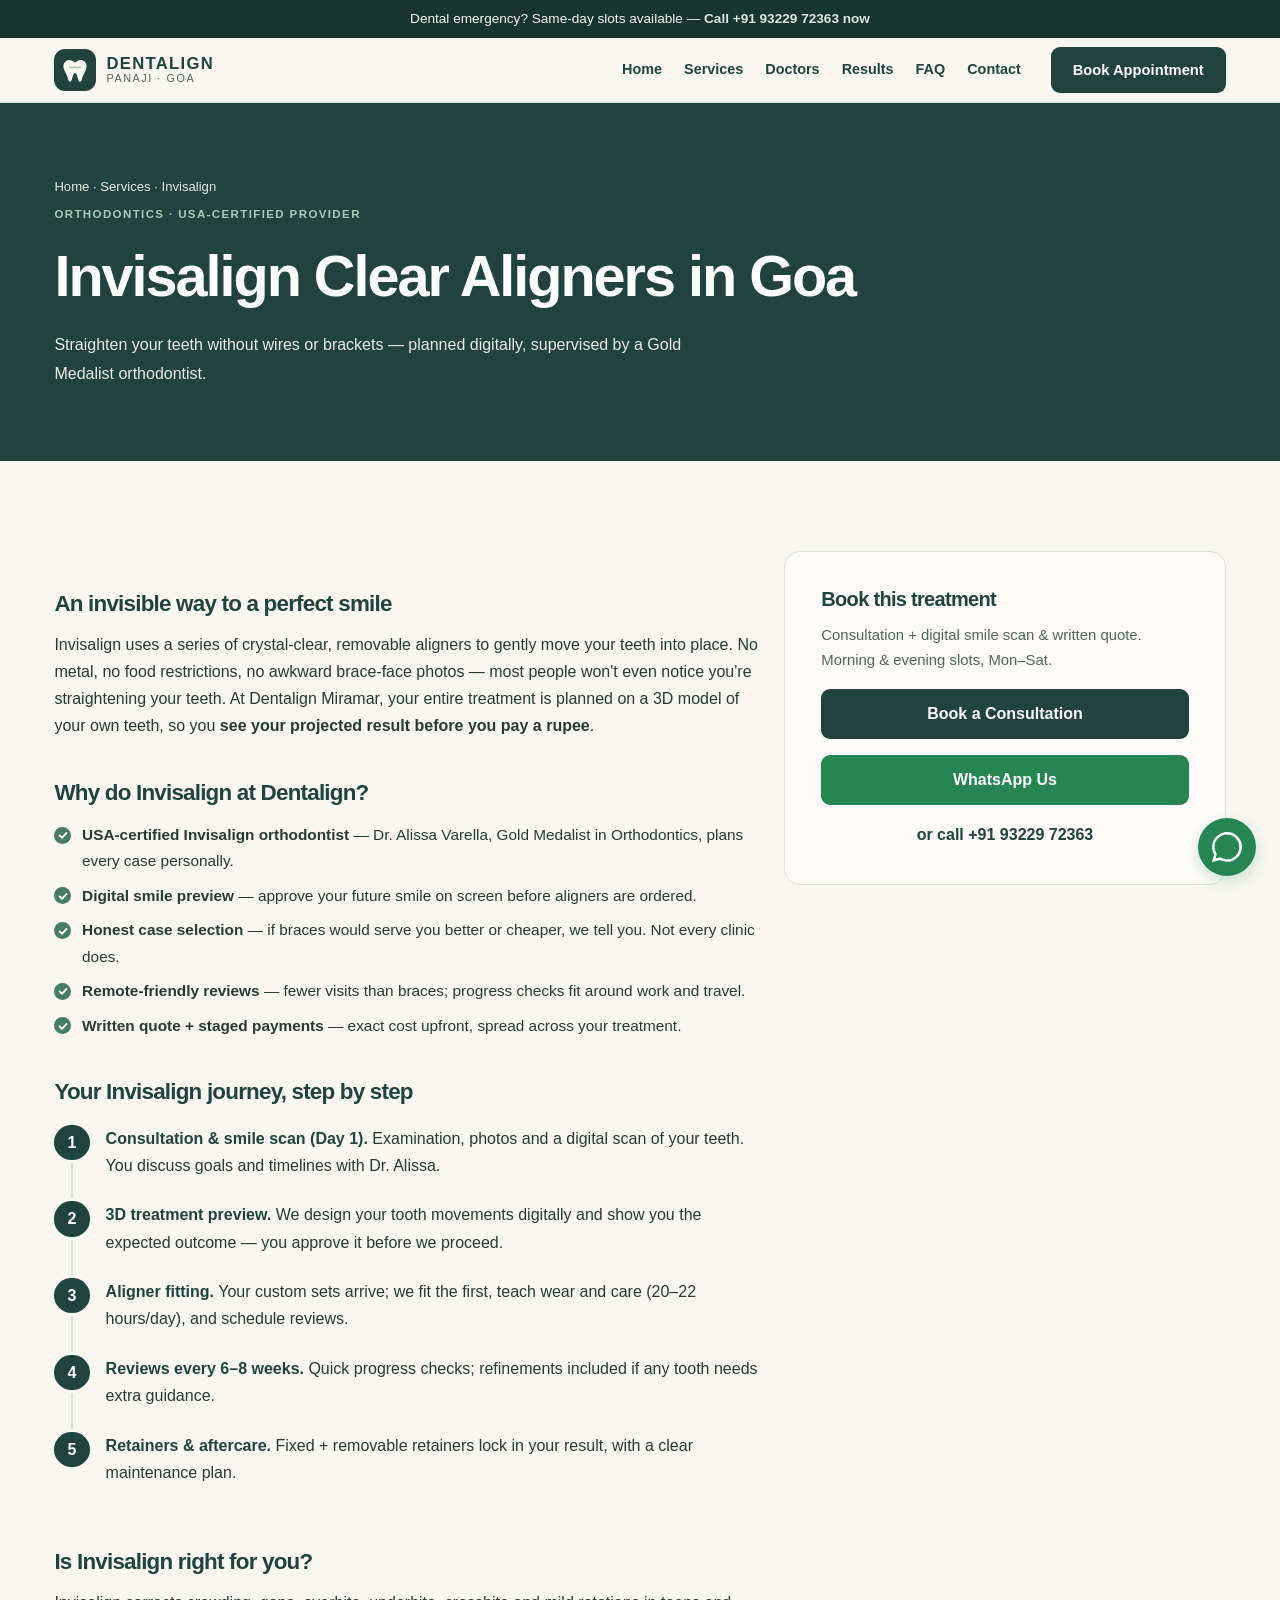
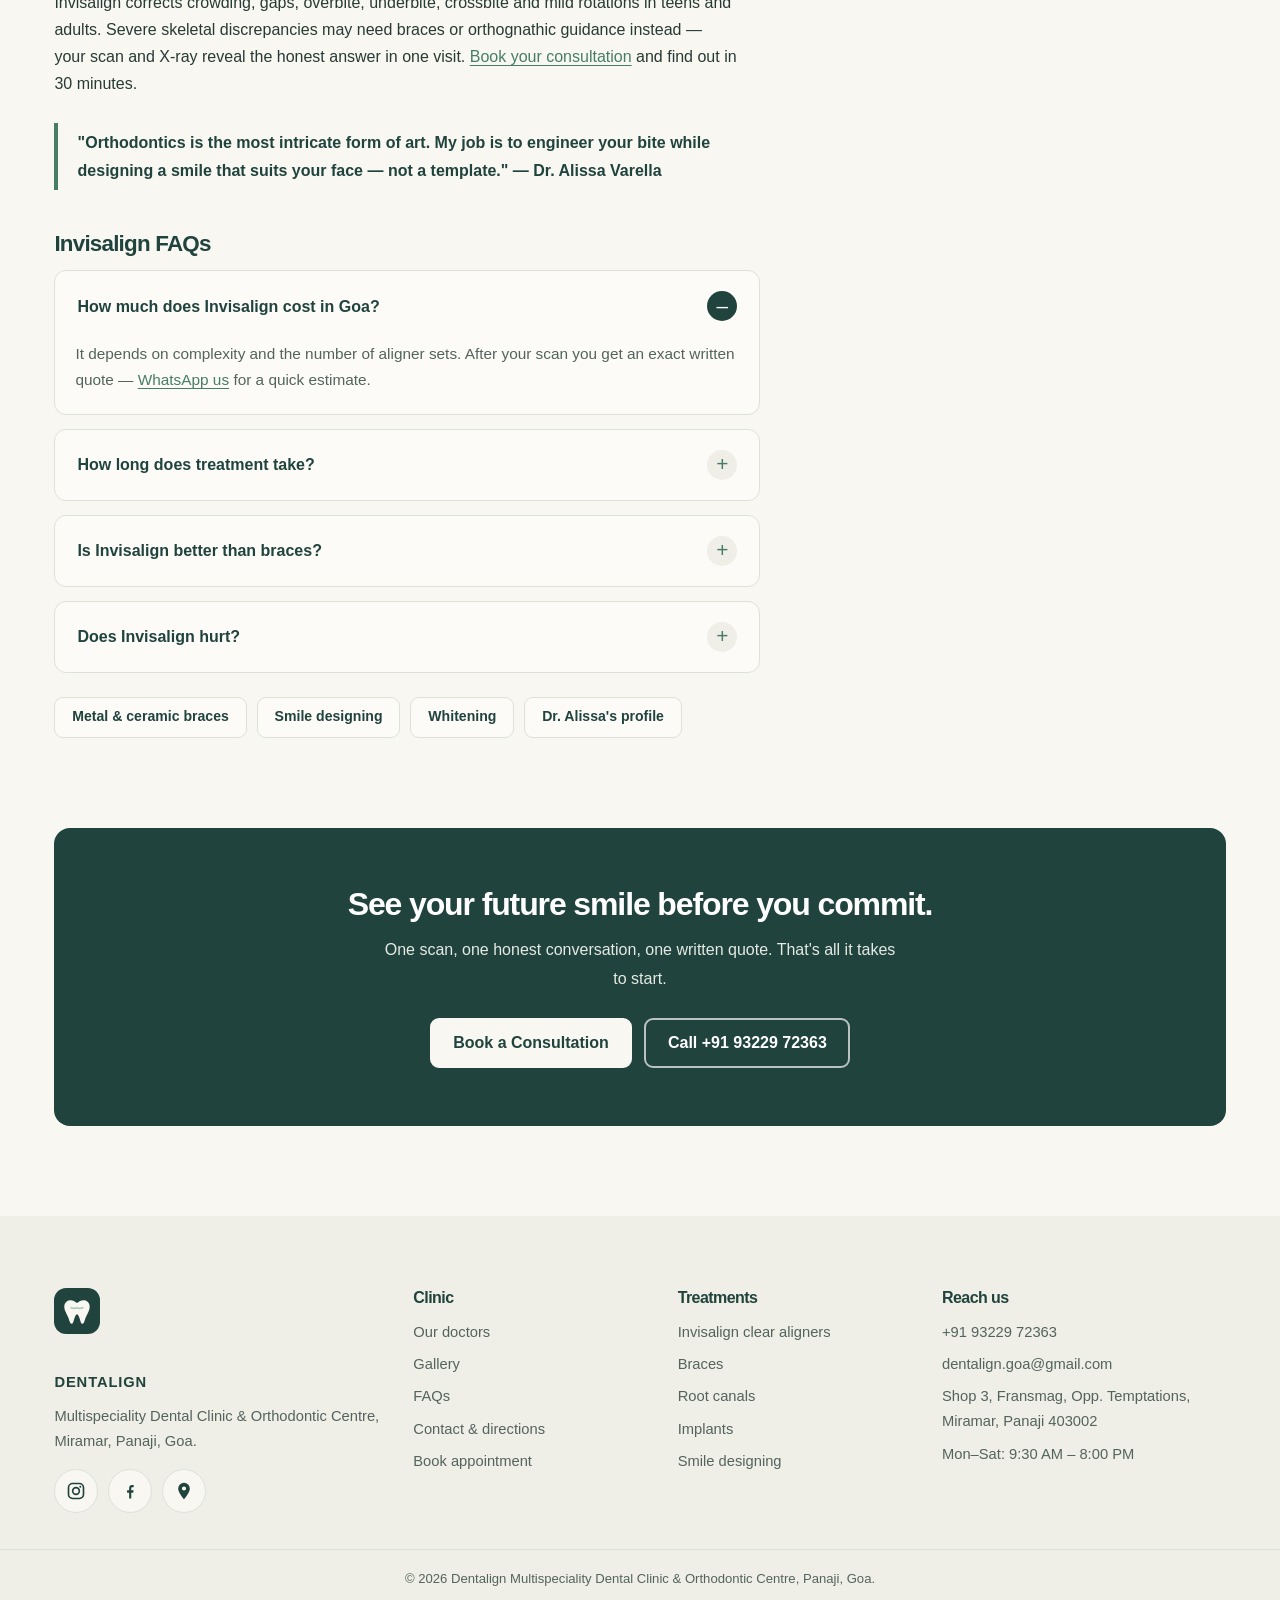
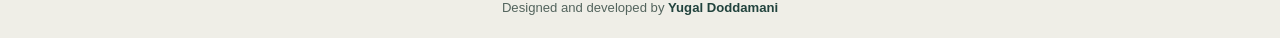
<file: services/invisalign-clear-aligners-goa.html>
<!DOCTYPE html>
<html lang="en-IN">
<head>
  <meta charset="UTF-8">
  <meta name="viewport" content="width=device-width, initial-scale=1">
  
  <base href="/">
<title>Invisalign Clear Aligners in Goa | USA-Certified Orthodontist — Dentalign Panaji</title>
  <meta name="description" content="Straighten teeth invisibly with Invisalign USA clear aligners by Gold Medalist orthodontist Dr. Alissa Varella in Miramar, Panaji. Digital smile preview + written quote. Call +91 93229 72363.">
  <link rel="canonical" href="https://dentalign.in/services/invisalign-clear-aligners-goa.html">
  <meta name="robots" content="index, follow, max-image-preview:large">
  <meta name="theme-color" content="#112F5B">
  <meta property="og:type" content="article">
  <meta property="og:site_name" content="Dentalign Multispeciality Dental Clinic &amp; Orthodontic Centre">
  <meta property="og:title" content="Invisalign Clear Aligners in Goa — Dentalign Panaji">
  <meta property="og:description" content="Invisible teeth straightening by a USA-certified Invisalign orthodontist. See your future smile before you begin.">
  <meta property="og:url" content="https://dentalign.in/services/invisalign-clear-aligners-goa.html">
  <meta property="og:image" content="https://static.wixstatic.com/media/191998_1a8f83df6110428c89b95c9847f4b635~mv2.jpg/v1/fill/w_1200,h_630,al_c,q_80,enc_avif,quality_auto/191998_1a8f83df6110428c89b95c9847f4b635~mv2.jpg">
  <meta name="twitter:card" content="summary_large_image">
  <link rel="icon" type="image/svg+xml" href="assets/img/favicon.svg">
  <link rel="stylesheet" href="assets/css/styles.css">
  <script type="application/ld+json">
  {"@context":"https://schema.org","@type":"BreadcrumbList","itemListElement":[
    {"@type":"ListItem","position":1,"name":"Home","item":"https://dentalign.in/"},
    {"@type":"ListItem","position":2,"name":"Invisalign Clear Aligners in Goa","item":"https://dentalign.in/services/invisalign-clear-aligners-goa.html"}]}
  </script>
  <script type="application/ld+json">
  {"@context":"https://schema.org","@type":"FAQPage","mainEntity":[
    {"@type":"Question","name":"How much does Invisalign cost in Goa?","acceptedAnswer":{"@type":"Answer","text":"Invisalign cost depends on case complexity and the number of aligner sets. After a consultation and digital smile scan at Dentalign Panaji, you receive an exact written quote. Message us on WhatsApp for a quick estimate."}},
    {"@type":"Question","name":"How long does Invisalign treatment take?","acceptedAnswer":{"@type":"Answer","text":"Mild cases can finish in 6–9 months; comprehensive corrections take 12–18 months. Your orthodontist shows you a projected timeline before you commit."}},
    {"@type":"Question","name":"Is Invisalign better than braces?","acceptedAnswer":{"@type":"Answer","text":"Aligners are nearly invisible, removable for eating and brushing, and need fewer clinic visits. Complex bite corrections may still need braces — Dr. Alissa will recommend honestly after your scan."}},
    {"@type":"Question","name":"Does Invisalign hurt?","acceptedAnswer":{"@type":"Answer","text":"Most patients feel only mild tightness for a day or two with each new set — far less discomfort than traditional braces tightenings."}}
  ]}
  </script>
</head>
<body>
  <div class="site-loader" aria-hidden="true"><div class="loader-lockup"><img src="/assets/img/logo.svg" alt=""><span>DENTALIGN</span><i></i></div></div>
  <div class="strip">Dental emergency? Same-day slots available — <a href="tel:+919322972363">Call +91 93229 72363 now</a></div>
  <header class="site-header">
    <div class="container header-inner">
      <a class="brand" href="./" aria-label="Dentalign — home"><img src="assets/img/logo.svg" alt="Dentalign logo" width="40" height="40"><span class="brand-text"><strong>DENTALIGN</strong><small>Panaji · Goa</small></span></a>
      <nav class="main-nav" id="mainNav" aria-label="Primary navigation"><ul>
<li><a href="/">Home</a></li><li><a href="/#services">Services</a></li><li><a href="/doctors.html">Doctors</a></li><li><a href="/gallery.html">Results</a></li><li><a href="/faq.html">FAQ</a></li><li><a href="/contact.html">Contact</a></li>
</ul><a class="btn btn--primary btn--sm nav-book" href="/book.html">Book Appointment</a></nav>
      <a class="btn btn--primary btn--sm header-cta" href="book.html">Book Appointment</a>
      <button class="nav-toggle" aria-expanded="false" aria-controls="mainNav" aria-label="Open menu"><svg viewBox="0 0 24 24" fill="none" stroke="currentColor" stroke-width="2" stroke-linecap="round"><path d="M4 7h16M4 12h16M4 17h16"/></svg></button>
    </div>
  </header>
  <main>
    <section class="page-hero">
      <div class="container">
        <p class="bumbs"><a href="./">Home</a> · Services · <span>Invisalign</span></p>
        <span class="eyebrow">Orthodontics · USA-Certified Provider</span>
        <h1>Invisalign Clear Aligners in Goa</h1>
        <p>Straighten your teeth without wires or brackets — planned digitally, supervised by a Gold Medalist orthodontist.</p>
      </div>
    </section>
    <section class="section">
      <div class="container two-col">
        <article class="prose">
          <h2>An invisible way to a perfect smile</h2>
          <p>Invisalign uses a series of crystal-clear, removable aligners to gently move your teeth into place. No metal, no food restrictions, no awkward brace-face photos — most people won't even notice you're straightening your teeth. At Dentalign Miramar, your entire treatment is planned on a 3D model of your own teeth, so you <strong>see your projected result before you pay a rupee</strong>.</p>
          <h2>Why do Invisalign at Dentalign?</h2>
          <ul class="check-list">
            <li><strong>USA-certified Invisalign orthodontist</strong> — Dr. Alissa Varella, Gold Medalist in Orthodontics, plans every case personally.</li>
            <li><strong>Digital smile preview</strong> — approve your future smile on screen before aligners are ordered.</li>
            <li><strong>Honest case selection</strong> — if braces would serve you better or cheaper, we tell you. Not every clinic does.</li>
            <li><strong>Remote-friendly reviews</strong> — fewer visits than braces; progress checks fit around work and travel.</li>
            <li><strong>Written quote + staged payments</strong> — exact cost upfront, spread across your treatment.</li>
          </ul>
          <h2>Your Invisalign journey, step by step</h2>
          <ol class="steps">
            <li><strong>Consultation &amp; smile scan (Day 1).</strong> Examination, photos and a digital scan of your teeth. You discuss goals and timelines with Dr. Alissa.</li>
            <li><strong>3D treatment preview.</strong> We design your tooth movements digitally and show you the expected outcome — you approve it before we proceed.</li>
            <li><strong>Aligner fitting.</strong> Your custom sets arrive; we fit the first, teach wear and care (20–22 hours/day), and schedule reviews.</li>
            <li><strong>Reviews every 6–8 weeks.</strong> Quick progress checks; refinements included if any tooth needs extra guidance.</li>
            <li><strong>Retainers &amp; aftercare.</strong> Fixed + removable retainers lock in your result, with a clear maintenance plan.</li>
          </ol>
          <h2>Is Invisalign right for you?</h2>
          <p>Invisalign corrects crowding, gaps, overbite, underbite, crossbite and mild rotations in teens and adults. Severe skeletal discrepancies may need braces or orthognathic guidance instead — your scan and X-ray reveal the honest answer in one visit. <a href="book.html">Book your consultation</a> and find out in 30 minutes.</p>
          <blockquote style="border-left:4px solid var(--teal);margin:1.6em 0;padding:.4em 0 .4em 1.2em;color:var(--navy);font-weight:600">"Orthodontics is the most intricate form of art. My job is to engineer your bite while designing a smile that suits your face — not a template." — Dr. Alissa Varella</blockquote>
          <h2>Invisalign FAQs</h2>
          <div class="faq">
            <details open><summary>How much does Invisalign cost in Goa?</summary><div class="a"><p>It depends on complexity and the number of aligner sets. After your scan you get an exact written quote — <a href="https://wa.me/919322972363?text=Hi%20Dentalign%2C%20I%20want%20an%20Invisalign%20cost%20estimate" target="_blank" rel="noopener">WhatsApp us</a> for a quick estimate.</p></div></details>
            <details><summary>How long does treatment take?</summary><div class="a"><p>Mild cases: 6–9 months. Comprehensive corrections: 12–18 months. You'll see a projected timeline before committing.</p></div></details>
            <details><summary>Is Invisalign better than braces?</summary><div class="a"><p>Aligners win on aesthetics, comfort and hygiene; braces win on price and some complex movements. Dr. Alissa recommends honestly after your scan.</p></div></details>
            <details><summary>Does Invisalign hurt?</summary><div class="a"><p>Only mild tightness for a day or two per new set — far gentler than braces tightenings.</p></div></details>
          </div>
          <ul class="related" aria-label="Related treatments">
            <li><a href="services/braces-orthodontics-goa.html">Metal &amp; ceramic braces</a></li>
            <li><a href="services/smile-designing-veneers.html">Smile designing</a></li>
            <li><a href="services/dental-bleaching-whitening.html">Whitening</a></li>
            <li><a href="doctors.html#dr-alissa">Dr. Alissa's profile</a></li>
          </ul>
        </article>
        <aside>
          <div class="form-card" style="position:sticky;top:calc(var(--header-h) + 20px)">
            <h2 style="font-size:1.25rem">Book this treatment</h2>
            <p style="color:var(--muted);font-size:.93rem">Consultation + digital smile scan &amp; written quote. Morning &amp; evening slots, Mon–Sat.</p>
            <p><a class="btn btn--primary" style="width:100%" href="book.html">Book a Consultation</a></p>
            <p><a class="btn btn--whatsapp" style="width:100%" href="https://wa.me/919322972363?text=Hi%20Dentalign%2C%20I%20want%20to%20know%20about%20Invisalign%20clear%20aligners" target="_blank" rel="noopener">WhatsApp Us</a></p>
            <p style="text-align:center;margin:0"><a href="tel:+919322972363" style="font-weight:700;color:var(--navy);text-decoration:none">or call +91 93229 72363</a></p>
          </div>
        </aside>
      </div>
    </section>
    <section class="section" style="padding-top:0"><div class="container"><div class="cta-band">
      <h2>See your future smile before you commit.</h2>
      <p>One scan, one honest conversation, one written quote. That's all it takes to start.</p>
      <div class="row"><a class="btn btn--white" href="book.html">Book a Consultation</a><a class="btn btn--outline" href="tel:+919322972363">Call +91 93229 72363</a></div>
    </div></div></section>
  </main>
  <footer class="site-footer">
    <div class="container footer-grid">
      <div class="footer-brand"><img src="assets/img/logo.svg" alt="Dentalign logo" width="44" height="44"><br><strong>DENTALIGN</strong><p style="margin-top:.6em">Multispeciality Dental Clinic &amp; Orthodontic Centre, Miramar, Panaji, Goa.</p><div class="socials"><a href="https://instagram.com/dentalign_dental_clinic_goa" target="_blank" rel="noopener" aria-label="Instagram"><svg viewBox="0 0 24 24" fill="none" stroke="currentColor" stroke-width="2"><rect x="3" y="3" width="18" height="18" rx="5"/><circle cx="12" cy="12" r="4"/><circle cx="17.2" cy="6.8" r="1.2" fill="currentColor" stroke="none"/></svg></a><a href="https://www.facebook.com/profile.php?id=100069819576753" target="_blank" rel="noopener" aria-label="Facebook"><svg viewBox="0 0 24 24" fill="currentColor"><path d="M13.5 21v-7h2.4l.4-3h-2.8V9.1c0-.9.3-1.5 1.6-1.5h1.3V4.9c-.3 0-1.1-.1-2-.1-2 0-3.4 1.2-3.4 3.5V11H8.5v3H11v7h2.5Z"/></svg></a><a href="https://maps.google.com/?cid=9881835812324328438" target="_blank" rel="noopener" aria-label="Google Maps"><svg viewBox="0 0 24 24" fill="currentColor"><path d="M12 2a7 7 0 0 0-7 7c0 5.2 7 13 7 13s7-7.8 7-13a7 7 0 0 0-7-7Zm0 9.5A2.5 2.5 0 1 1 12 6.5a2.5 2.5 0 0 1 0 5Z"/></svg></a></div></div>
      <nav aria-label="Footer"><h3>Clinic</h3><ul><li><a href="doctors.html">Our doctors</a></li><li><a href="gallery.html">Gallery</a></li><li><a href="faq.html">FAQs</a></li><li><a href="contact.html">Contact &amp; directions</a></li><li><a href="book.html">Book appointment</a></li></ul></nav>
      <nav aria-label="Treatments"><h3>Treatments</h3><ul><li><a href="services/invisalign-clear-aligners-goa.html">Invisalign clear aligners</a></li><li><a href="services/braces-orthodontics-goa.html">Braces</a></li><li><a href="services/painless-root-canal-treatment.html">Root canals</a></li><li><a href="services/dental-implants-panaji.html">Implants</a></li><li><a href="services/smile-designing-veneers.html">Smile designing</a></li></ul></nav>
      <div><h3>Reach us</h3><ul><li><a href="tel:+919322972363">+91 93229 72363</a></li><li><a href="mailto:dentalign.goa@gmail.com">dentalign.goa@gmail.com</a></li><li>Shop 3, Fransmag, Opp. Temptations, Miramar, Panaji 403002</li><li>Mon–Sat: 9:30 AM – 8:00 PM</li></ul></div>
    </div>
    <div class="footer-bottom"><div class="container">© <span data-year>2026</span> Dentalign Multispeciality Dental Clinic &amp; Orthodontic Centre, Panaji, Goa.
        <span class="site-credit">Designed and developed by <a href="https://yugaldoddamani.pages.dev/">Yugal Doddamani</a></span>
      </div></div>
  </footer>
  <a class="wa-float" href="https://wa.me/919322972363?text=Hi%20Dentalign%2C%20I%20would%20like%20to%20book%20a%20dental%20appointment" target="_blank" rel="noopener" aria-label="Chat on WhatsApp"><svg viewBox="0 0 24 24" fill="currentColor"><path d="M20.5 3.5A11.9 11.9 0 0 0 12 0C5.5 0 .1 5.4.1 11.9c0 2.1.6 4.2 1.6 6L0 24l6.3-1.6a11.9 11.9 0 0 0 5.7 1.4h.1c6.6 0 11.9-5.3 11.9-11.9 0-3.2-1.2-6.2-3.5-8.4ZM12 21.8h-.1a9.9 9.9 0 0 1-5-1.4l-.4-.2-3.7 1 1-3.6-.3-.4a9.9 9.9 0 0 1-1.5-5.3c0-5.4 4.5-9.9 9.9-9.9 2.7 0 5.1 1 7 2.9a9.8 9.8 0 0 1 2.9 7c0 5.5-4.4 9.9-9.8 9.9Z"/></svg></a>
  <nav class="mobile-cta" aria-label="Quick actions"><a class="m-call" href="tel:+919322972363"><svg viewBox="0 0 24 24" fill="currentColor"><path d="M6.6 10.8c1.4 2.8 3.8 5.1 6.6 6.6l2.2-2.2c.3-.3.7-.4 1-.2 1.1.4 2.3.6 3.6.6.6 0 1 .4 1 1V20c0 .6-.4 1-1 1C10.6 21 3 13.4 3 4c0-.6.4-1 1-1h3.5c.6 0 1 .4 1 1 0 1.2.2 2.4.6 3.6.1.3 0 .7-.2 1l-2.3 2.2Z"/></svg>Call</a><a class="m-wa" href="https://wa.me/919322972363?text=Hi%20Dentalign%2C%20I%20would%20like%20to%20book%20a%20dental%20appointment" target="_blank" rel="noopener"><svg viewBox="0 0 24 24" fill="currentColor"><path d="M20.5 3.5A11.9 11.9 0 0 0 12 0C5.5 0 .1 5.4.1 11.9c0 2.1.6 4.2 1.6 6L0 24l6.3-1.6a11.9 11.9 0 0 0 5.7 1.4h.1c6.6 0 11.9-5.3 11.9-11.9 0-3.2-1.2-6.2-3.5-8.4ZM12 21.8h-.1a9.9 9.9 0 0 1-5-1.4l-.4-.2-3.7 1 1-3.6-.3-.4a9.9 9.9 0 0 1-1.5-5.3c0-5.4 4.5-9.9 9.9-9.9 2.7 0 5.1 1 7 2.9a9.8 9.8 0 0 1 2.9 7c0 5.5-4.4 9.9-9.8 9.9Z"/></svg>WhatsApp</a><a class="m-book" href="book.html"><svg viewBox="0 0 24 24" fill="none" stroke="currentColor" stroke-width="2"><rect x="3" y="5" width="18" height="16" rx="2"/><path d="M8 3v4M16 3v4M3 10h18"/></svg>Book</a></nav>
  <script src="assets/js/main.js" defer></script>
</body>
</html>
</file>
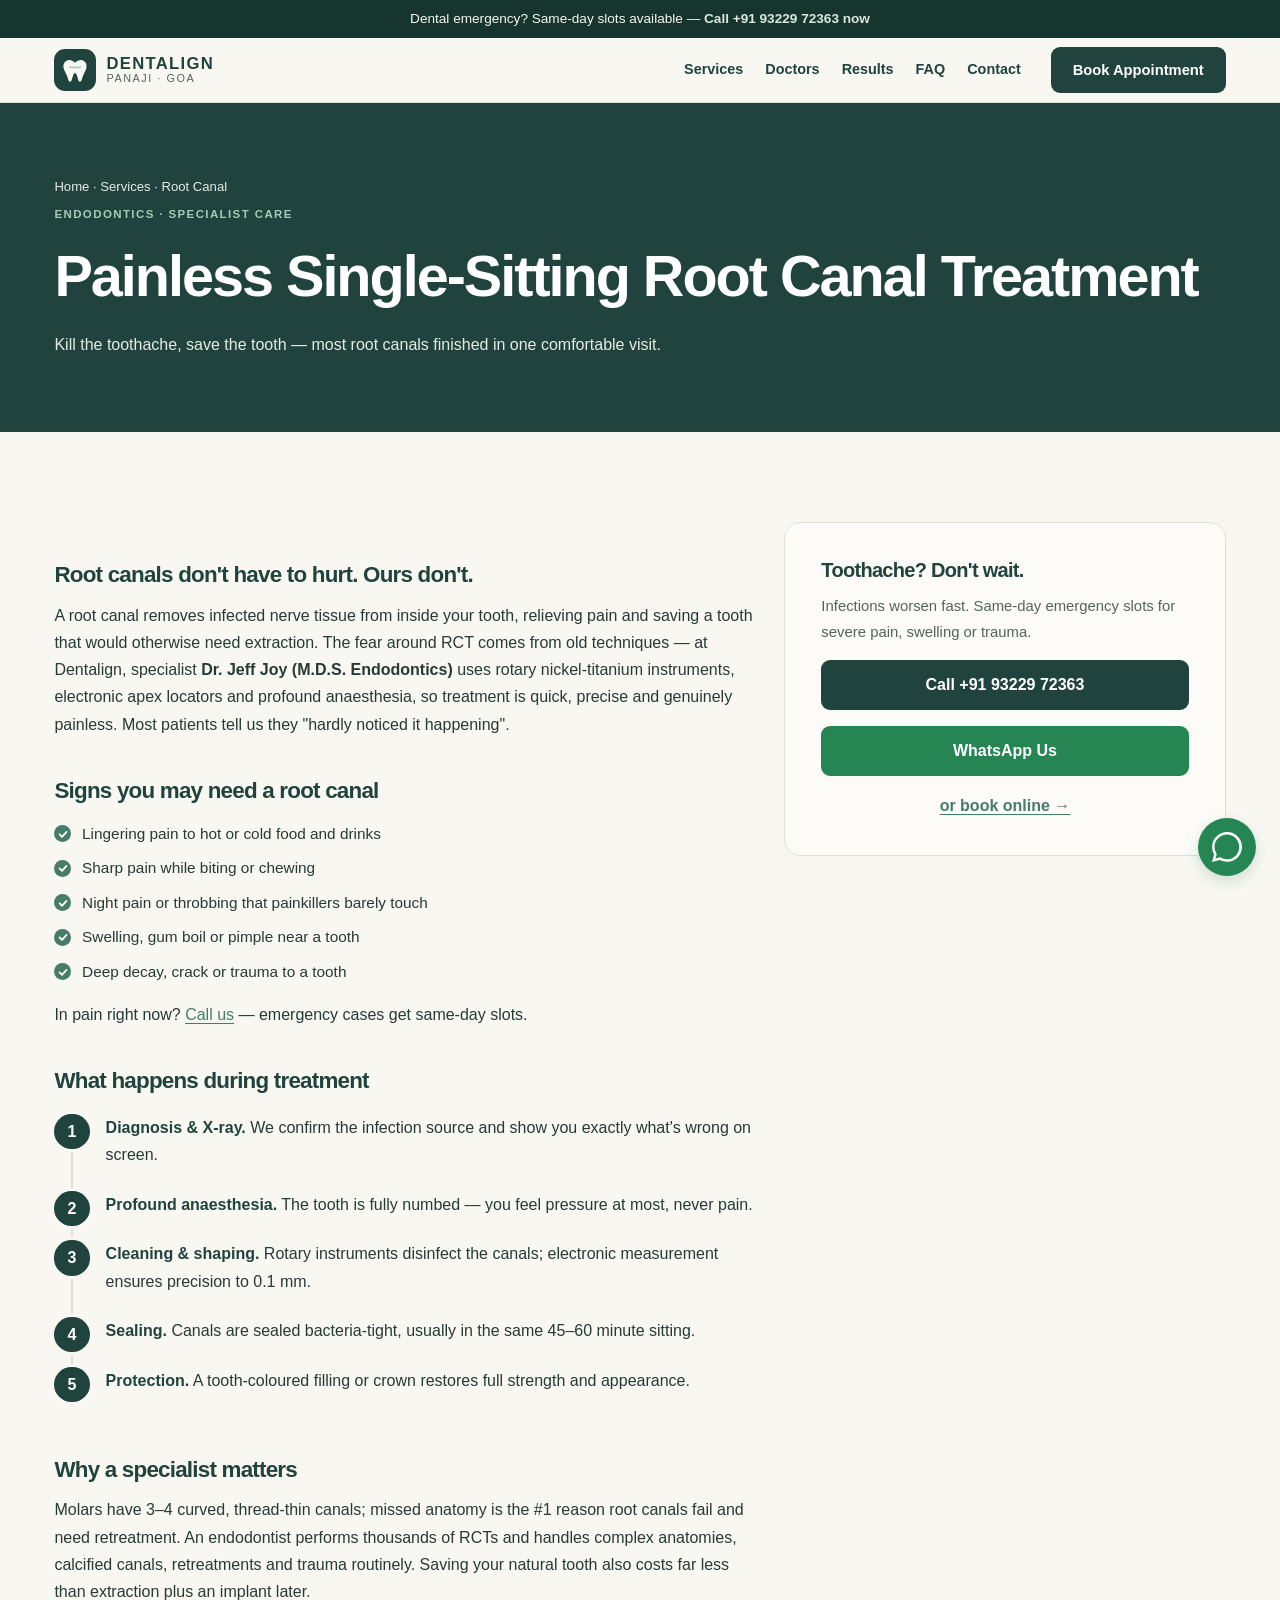
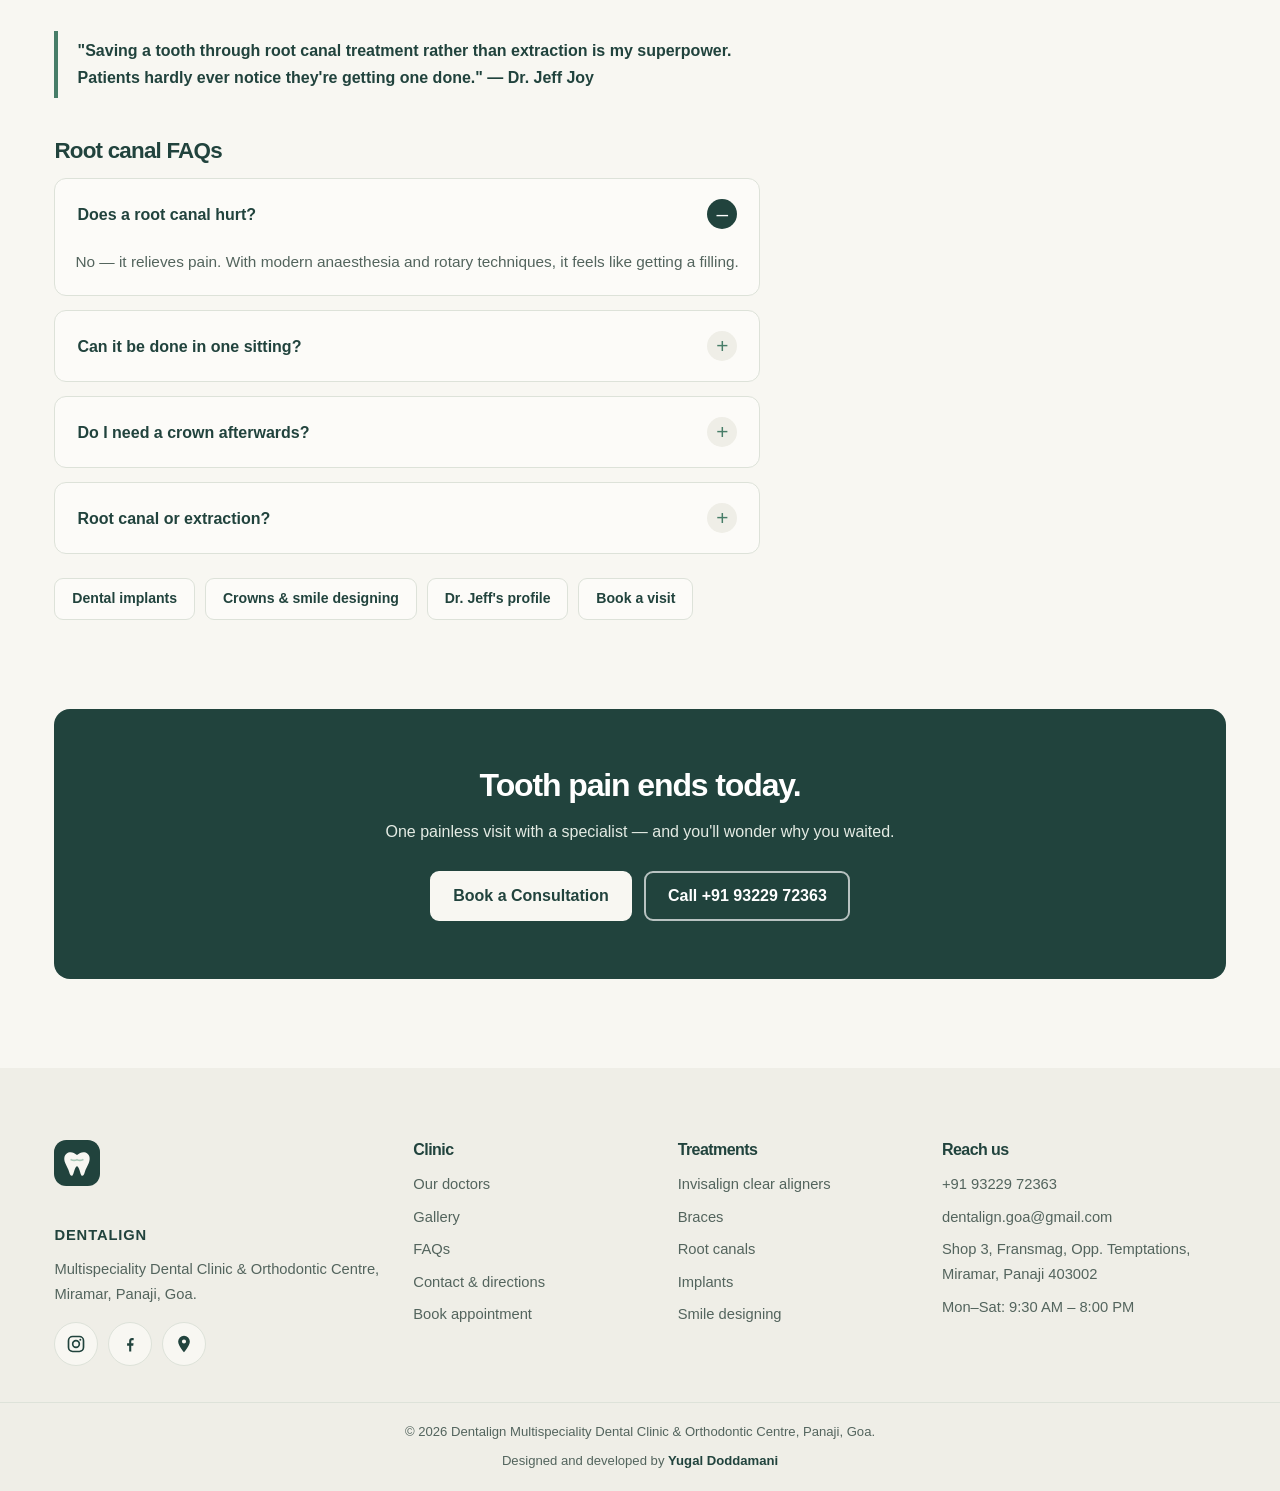
<file: services/painless-root-canal-treatment.html>
<!DOCTYPE html>
<html lang="en-IN">
<head>
  <meta charset="UTF-8">
  <meta name="viewport" content="width=device-width, initial-scale=1">
  <title>Painless Single-Sitting Root Canal in Panaji, Goa | Endodontist Dr. Jeff Joy</title>
  <meta name="description" content="Severe toothache? Painless single-sitting root canal treatment by endodontist Dr. Jeff Joy at Dentalign, Miramar, Panaji. Save your natural tooth in one visit. Call +91 93229 72363.">
  <link rel="canonical" href="https://dentalign.in/services/painless-root-canal-treatment.html">
  <meta name="robots" content="index, follow, max-image-preview:large">
  <meta name="theme-color" content="#112F5B">
  <meta property="og:type" content="article">
  <meta property="og:site_name" content="Dentalign Multispeciality Dental Clinic &amp; Orthodontic Centre">
  <meta property="og:title" content="Painless Single-Sitting Root Canal in Panaji — Dentalign">
  <meta property="og:description" content="Rotary endodontics by a specialist. Most root canals finished in one visit. Same-day emergency slots.">
  <meta property="og:url" content="https://dentalign.in/services/painless-root-canal-treatment.html">
  <meta property="og:image" content="https://static.wixstatic.com/media/191998_72036de620ad4048b52b776e8b8cac80~mv2.jpeg/v1/fill/w_1200,h_630,al_c,q_80,enc_avif,quality_auto/IMG20220222112025-04-01.jpeg">
  <meta name="twitter:card" content="summary_large_image">
  <link rel="icon" type="image/svg+xml" href="/assets/img/favicon.svg">
  <link rel="stylesheet" href="/assets/css/styles.css">
  <script type="application/ld+json">
  {"@context":"https://schema.org","@type":"BreadcrumbList","itemListElement":[
    {"@type":"ListItem","position":1,"name":"Home","item":"https://dentalign.in/"},
    {"@type":"ListItem","position":2,"name":"Painless Root Canal Treatment","item":"https://dentalign.in/services/painless-root-canal-treatment.html"}]}
  </script>
  <script type="application/ld+json">
  {"@context":"https://schema.org","@type":"FAQPage","mainEntity":[
    {"@type":"Question","name":"Does a root canal hurt?","acceptedAnswer":{"@type":"Answer","text":"No. With profound anaesthesia and rotary endodontics at Dentalign Panaji, a root canal feels like getting a filling. Most patients return to normal routine the same day."}},
    {"@type":"Question","name":"Can a root canal be done in one sitting?","acceptedAnswer":{"@type":"Answer","text":"Yes — most straightforward cases are completed in a single 45–60 minute sitting. Complex infections may need a second visit for medication."}},
    {"@type":"Question","name":"Do I need a crown after a root canal?","acceptedAnswer":{"@type":"Answer","text":"Usually yes for back teeth, which take heavy chewing load. Front teeth with small cavities may only need a tooth-coloured filling. Your endodontist advises after the X-ray."}},
    {"@type":"Question","name":"Root canal or extraction — which is better?","acceptedAnswer":{"@type":"Answer","text":"Saving your natural tooth is almost always better and cheaper long-term than extraction plus an implant or bridge. Extraction is advised only when the tooth truly cannot be saved."}}
  ]}
  </script>
</head>
<body>
  <div class="site-loader" aria-hidden="true"><div class="loader-lockup"><img src="/assets/img/logo.svg" alt=""><span>DENTALIGN</span><i></i></div></div>
  <div class="strip">Dental emergency? Same-day slots available — <a href="tel:+919322972363">Call +91 93229 72363 now</a></div>
  <header class="site-header">
    <div class="container header-inner">
      <a class="brand" href="/" aria-label="Dentalign — home"><img src="/assets/img/logo.svg" alt="Dentalign logo" width="40" height="40"><span class="brand-text"><strong>DENTALIGN</strong><small>Panaji · Goa</small></span></a>
      <nav class="main-nav" id="mainNav" aria-label="Primary"><ul><li><a href="/#services">Services</a></li><li><a href="/doctors.html">Doctors</a></li><li><a href="/gallery.html">Results</a></li><li><a href="/faq.html">FAQ</a></li><li><a href="/contact.html">Contact</a></li></ul><a class="btn btn--primary btn--sm nav-book" href="/book.html">Book Appointment</a></nav>
      <a class="btn btn--primary btn--sm header-cta" href="/book.html">Book Appointment</a>
      <button class="nav-toggle" aria-expanded="false" aria-controls="mainNav" aria-label="Open menu"><svg viewBox="0 0 24 24" fill="none" stroke="currentColor" stroke-width="2" stroke-linecap="round"><path d="M4 7h16M4 12h16M4 17h16"/></svg></button>
    </div>
  </header>
  <main>
    <section class="page-hero">
      <div class="container">
        <p class="bumbs"><a href="/">Home</a> · Services · <span>Root Canal</span></p>
        <span class="eyebrow">Endodontics · Specialist Care</span>
        <h1>Painless Single-Sitting Root Canal Treatment</h1>
        <p>Kill the toothache, save the tooth — most root canals finished in one comfortable visit.</p>
      </div>
    </section>
    <section class="section">
      <div class="container two-col">
        <article class="prose">
          <h2>Root canals don't have to hurt. Ours don't.</h2>
          <p>A root canal removes infected nerve tissue from inside your tooth, relieving pain and saving a tooth that would otherwise need extraction. The fear around RCT comes from old techniques — at Dentalign, specialist <strong>Dr. Jeff Joy (M.D.S. Endodontics)</strong> uses rotary nickel-titanium instruments, electronic apex locators and profound anaesthesia, so treatment is quick, precise and genuinely painless. Most patients tell us they "hardly noticed it happening".</p>
          <h2>Signs you may need a root canal</h2>
          <ul class="check-list">
            <li>Lingering pain to hot or cold food and drinks</li>
            <li>Sharp pain while biting or chewing</li>
            <li>Night pain or throbbing that painkillers barely touch</li>
            <li>Swelling, gum boil or pimple near a tooth</li>
            <li>Deep decay, crack or trauma to a tooth</li>
          </ul>
          <p>In pain right now? <a href="tel:+919322972363">Call us</a> — emergency cases get same-day slots.</p>
          <h2>What happens during treatment</h2>
          <ol class="steps">
            <li><strong>Diagnosis &amp; X-ray.</strong> We confirm the infection source and show you exactly what's wrong on screen.</li>
            <li><strong>Profound anaesthesia.</strong> The tooth is fully numbed — you feel pressure at most, never pain.</li>
            <li><strong>Cleaning &amp; shaping.</strong> Rotary instruments disinfect the canals; electronic measurement ensures precision to 0.1 mm.</li>
            <li><strong>Sealing.</strong> Canals are sealed bacteria-tight, usually in the same 45–60 minute sitting.</li>
            <li><strong>Protection.</strong> A tooth-coloured filling or crown restores full strength and appearance.</li>
          </ol>
          <h2>Why a specialist matters</h2>
          <p>Molars have 3–4 curved, thread-thin canals; missed anatomy is the #1 reason root canals fail and need retreatment. An endodontist performs thousands of RCTs and handles complex anatomies, calcified canals, retreatments and trauma routinely. Saving your natural tooth also costs far less than extraction plus an implant later.</p>
          <blockquote style="border-left:4px solid var(--teal);margin:1.6em 0;padding:.4em 0 .4em 1.2em;color:var(--navy);font-weight:600">"Saving a tooth through root canal treatment rather than extraction is my superpower. Patients hardly ever notice they're getting one done." — Dr. Jeff Joy</blockquote>
          <h2>Root canal FAQs</h2>
          <div class="faq">
            <details open><summary>Does a root canal hurt?</summary><div class="a"><p>No — it relieves pain. With modern anaesthesia and rotary techniques, it feels like getting a filling.</p></div></details>
            <details><summary>Can it be done in one sitting?</summary><div class="a"><p>Yes, most cases finish in one 45–60 minute visit. Severe infections occasionally need a second dressing visit.</p></div></details>
            <details><summary>Do I need a crown afterwards?</summary><div class="a"><p>Usually for back teeth that bear chewing load; front teeth may only need a filling. We advise after your X-ray.</p></div></details>
            <details><summary>Root canal or extraction?</summary><div class="a"><p>Saving the natural tooth is almost always better and cheaper long-term. We recommend extraction only when a tooth truly can't be saved.</p></div></details>
          </div>
          <ul class="related" aria-label="Related treatments">
            <li><a href="/services/dental-implants-panaji.html">Dental implants</a></li>
            <li><a href="/services/smile-designing-veneers.html">Crowns &amp; smile designing</a></li>
            <li><a href="/doctors.html#dr-jeff">Dr. Jeff's profile</a></li>
            <li><a href="/book.html">Book a visit</a></li>
          </ul>
        </article>
        <aside>
          <div class="form-card" style="position:sticky;top:calc(var(--header-h) + 20px)">
            <h2 style="font-size:1.25rem">Toothache? Don't wait.</h2>
            <p style="color:var(--muted);font-size:.93rem">Infections worsen fast. Same-day emergency slots for severe pain, swelling or trauma.</p>
            <p><a class="btn btn--primary" style="width:100%" href="tel:+919322972363">Call +91 93229 72363</a></p>
            <p><a class="btn btn--whatsapp" style="width:100%" href="https://wa.me/919322972363?text=Hi%20Dentalign%2C%20I%20have%20tooth%20pain%20and%20need%20an%20appointment" target="_blank" rel="noopener">WhatsApp Us</a></p>
            <p style="text-align:center;margin:0"><a href="/book.html" style="font-weight:700">or book online →</a></p>
          </div>
        </aside>
      </div>
    </section>
    <section class="section" style="padding-top:0"><div class="container"><div class="cta-band">
      <h2>Tooth pain ends today.</h2>
      <p>One painless visit with a specialist — and you'll wonder why you waited.</p>
      <div class="row"><a class="btn btn--white" href="/book.html">Book a Consultation</a><a class="btn btn--outline" href="tel:+919322972363">Call +91 93229 72363</a></div>
    </div></div></section>
  </main>
  <footer class="site-footer">
    <div class="container footer-grid">
      <div class="footer-brand"><img src="/assets/img/logo.svg" alt="Dentalign logo" width="44" height="44"><br><strong>DENTALIGN</strong><p style="margin-top:.6em">Multispeciality Dental Clinic &amp; Orthodontic Centre, Miramar, Panaji, Goa.</p><div class="socials"><a href="https://instagram.com/dentalign_dental_clinic_goa" target="_blank" rel="noopener" aria-label="Instagram"><svg viewBox="0 0 24 24" fill="none" stroke="currentColor" stroke-width="2"><rect x="3" y="3" width="18" height="18" rx="5"/><circle cx="12" cy="12" r="4"/><circle cx="17.2" cy="6.8" r="1.2" fill="currentColor" stroke="none"/></svg></a><a href="https://www.facebook.com/profile.php?id=100069819576753" target="_blank" rel="noopener" aria-label="Facebook"><svg viewBox="0 0 24 24" fill="currentColor"><path d="M13.5 21v-7h2.4l.4-3h-2.8V9.1c0-.9.3-1.5 1.6-1.5h1.3V4.9c-.3 0-1.1-.1-2-.1-2 0-3.4 1.2-3.4 3.5V11H8.5v3H11v7h2.5Z"/></svg></a><a href="https://maps.google.com/?cid=9881835812324328438" target="_blank" rel="noopener" aria-label="Google Maps"><svg viewBox="0 0 24 24" fill="currentColor"><path d="M12 2a7 7 0 0 0-7 7c0 5.2 7 13 7 13s7-7.8 7-13a7 7 0 0 0-7-7Zm0 9.5A2.5 2.5 0 1 1 12 6.5a2.5 2.5 0 0 1 0 5Z"/></svg></a></div></div>
      <nav aria-label="Footer"><h3>Clinic</h3><ul><li><a href="/doctors.html">Our doctors</a></li><li><a href="/gallery.html">Gallery</a></li><li><a href="/faq.html">FAQs</a></li><li><a href="/contact.html">Contact &amp; directions</a></li><li><a href="/book.html">Book appointment</a></li></ul></nav>
      <nav aria-label="Treatments"><h3>Treatments</h3><ul><li><a href="/services/invisalign-clear-aligners-goa.html">Invisalign clear aligners</a></li><li><a href="/services/braces-orthodontics-goa.html">Braces</a></li><li><a href="/services/painless-root-canal-treatment.html">Root canals</a></li><li><a href="/services/dental-implants-panaji.html">Implants</a></li><li><a href="/services/smile-designing-veneers.html">Smile designing</a></li></ul></nav>
      <div><h3>Reach us</h3><ul><li><a href="tel:+919322972363">+91 93229 72363</a></li><li><a href="mailto:dentalign.goa@gmail.com">dentalign.goa@gmail.com</a></li><li>Shop 3, Fransmag, Opp. Temptations, Miramar, Panaji 403002</li><li>Mon–Sat: 9:30 AM – 8:00 PM</li></ul></div>
    </div>
    <div class="footer-bottom"><div class="container">© <span data-year>2026</span> Dentalign Multispeciality Dental Clinic &amp; Orthodontic Centre, Panaji, Goa.
        <span class="site-credit">Designed and developed by <a href="https://yugaldoddamani.pages.dev/">Yugal Doddamani</a></span>
      </div></div>
  </footer>
  <a class="wa-float" href="https://wa.me/919322972363?text=Hi%20Dentalign%2C%20I%20would%20like%20to%20book%20a%20dental%20appointment" target="_blank" rel="noopener" aria-label="Chat on WhatsApp"><svg viewBox="0 0 24 24" fill="currentColor"><path d="M20.5 3.5A11.9 11.9 0 0 0 12 0C5.5 0 .1 5.4.1 11.9c0 2.1.6 4.2 1.6 6L0 24l6.3-1.6a11.9 11.9 0 0 0 5.7 1.4h.1c6.6 0 11.9-5.3 11.9-11.9 0-3.2-1.2-6.2-3.5-8.4ZM12 21.8h-.1a9.9 9.9 0 0 1-5-1.4l-.4-.2-3.7 1 1-3.6-.3-.4a9.9 9.9 0 0 1-1.5-5.3c0-5.4 4.5-9.9 9.9-9.9 2.7 0 5.1 1 7 2.9a9.8 9.8 0 0 1 2.9 7c0 5.5-4.4 9.9-9.8 9.9Z"/></svg></a>
  <nav class="mobile-cta" aria-label="Quick actions"><a class="m-call" href="tel:+919322972363"><svg viewBox="0 0 24 24" fill="currentColor"><path d="M6.6 10.8c1.4 2.8 3.8 5.1 6.6 6.6l2.2-2.2c.3-.3.7-.4 1-.2 1.1.4 2.3.6 3.6.6.6 0 1 .4 1 1V20c0 .6-.4 1-1 1C10.6 21 3 13.4 3 4c0-.6.4-1 1-1h3.5c.6 0 1 .4 1 1 0 1.2.2 2.4.6 3.6.1.3 0 .7-.2 1l-2.3 2.2Z"/></svg>Call</a><a class="m-wa" href="https://wa.me/919322972363?text=Hi%20Dentalign%2C%20I%20would%20like%20to%20book%20a%20dental%20appointment" target="_blank" rel="noopener"><svg viewBox="0 0 24 24" fill="currentColor"><path d="M20.5 3.5A11.9 11.9 0 0 0 12 0C5.5 0 .1 5.4.1 11.9c0 2.1.6 4.2 1.6 6L0 24l6.3-1.6a11.9 11.9 0 0 0 5.7 1.4h.1c6.6 0 11.9-5.3 11.9-11.9 0-3.2-1.2-6.2-3.5-8.4ZM12 21.8h-.1a9.9 9.9 0 0 1-5-1.4l-.4-.2-3.7 1 1-3.6-.3-.4a9.9 9.9 0 0 1-1.5-5.3c0-5.4 4.5-9.9 9.9-9.9 2.7 0 5.1 1 7 2.9a9.8 9.8 0 0 1 2.9 7c0 5.5-4.4 9.9-9.8 9.9Z"/></svg>WhatsApp</a><a class="m-book" href="/book.html"><svg viewBox="0 0 24 24" fill="none" stroke="currentColor" stroke-width="2"><rect x="3" y="5" width="18" height="16" rx="2"/><path d="M8 3v4M16 3v4M3 10h18"/></svg>Book</a></nav>
  <script src="/assets/js/main.js" defer></script>
</body>
</html>
</file>
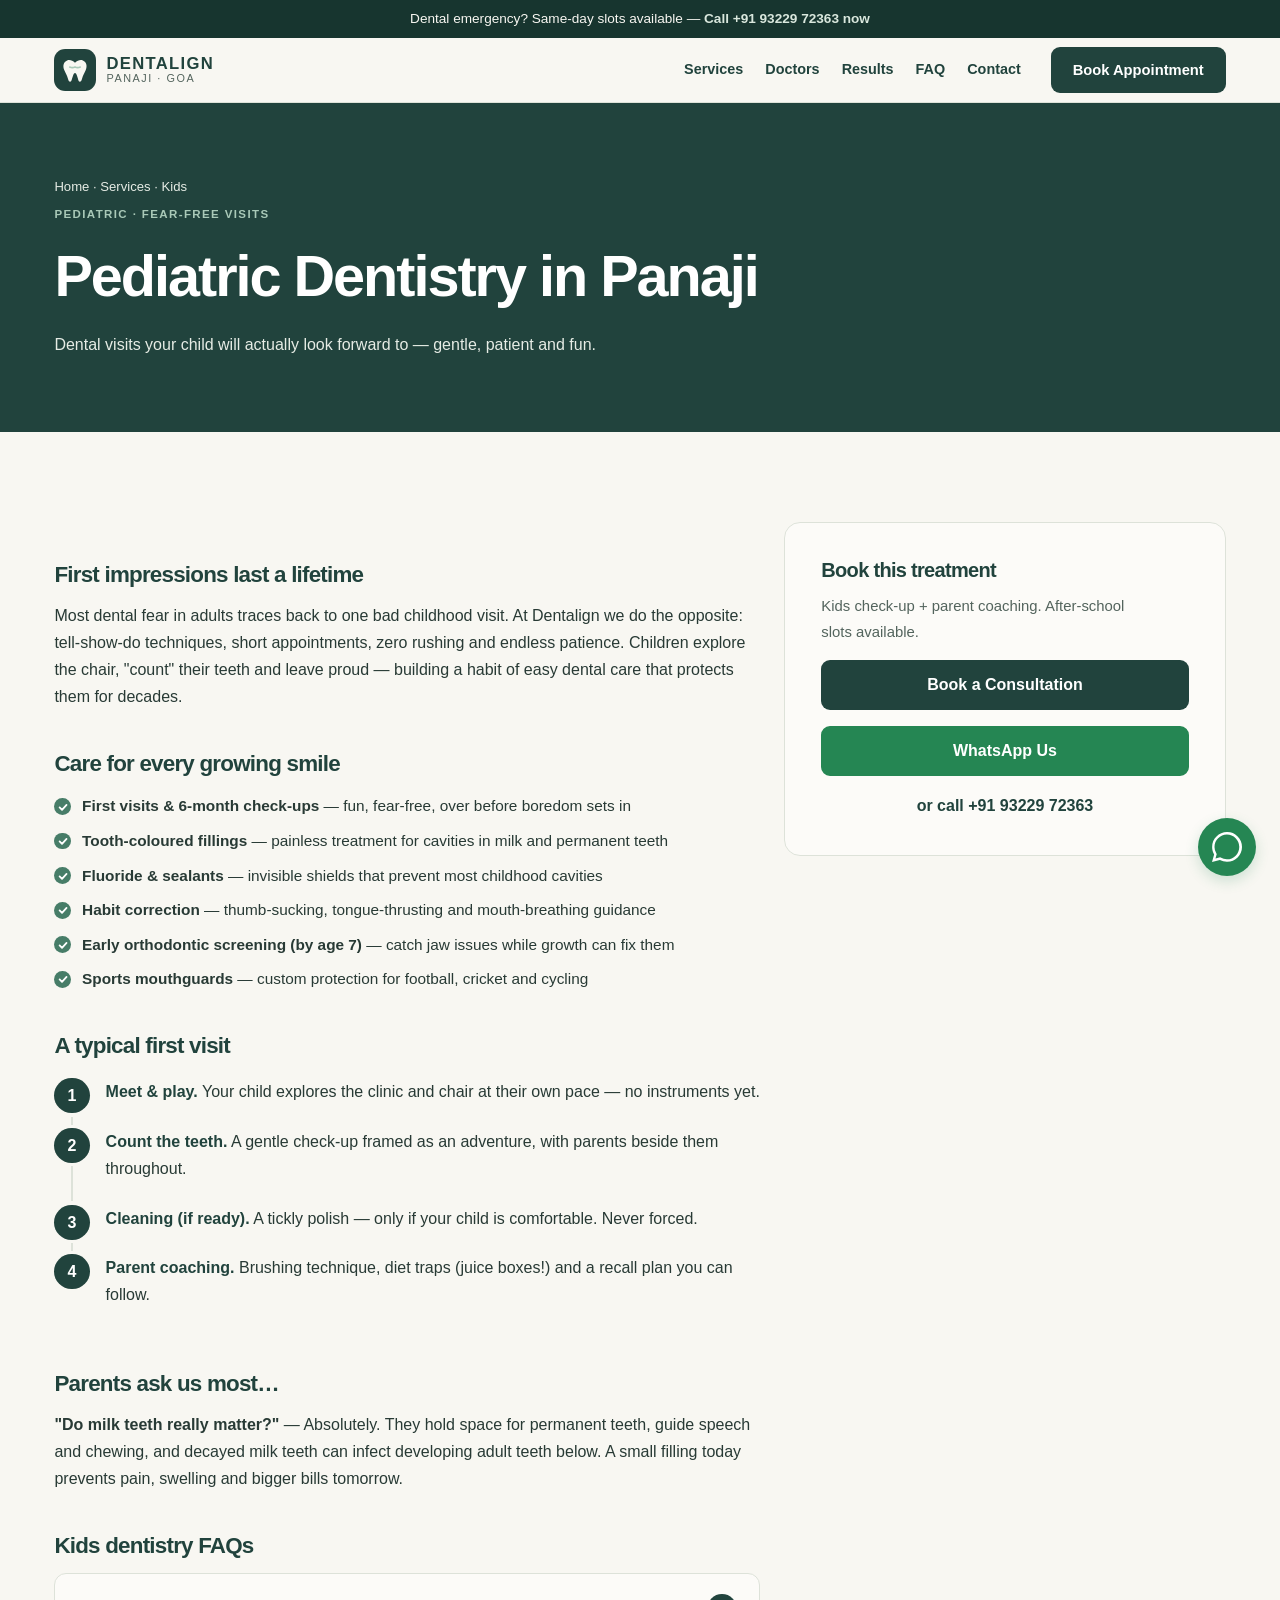
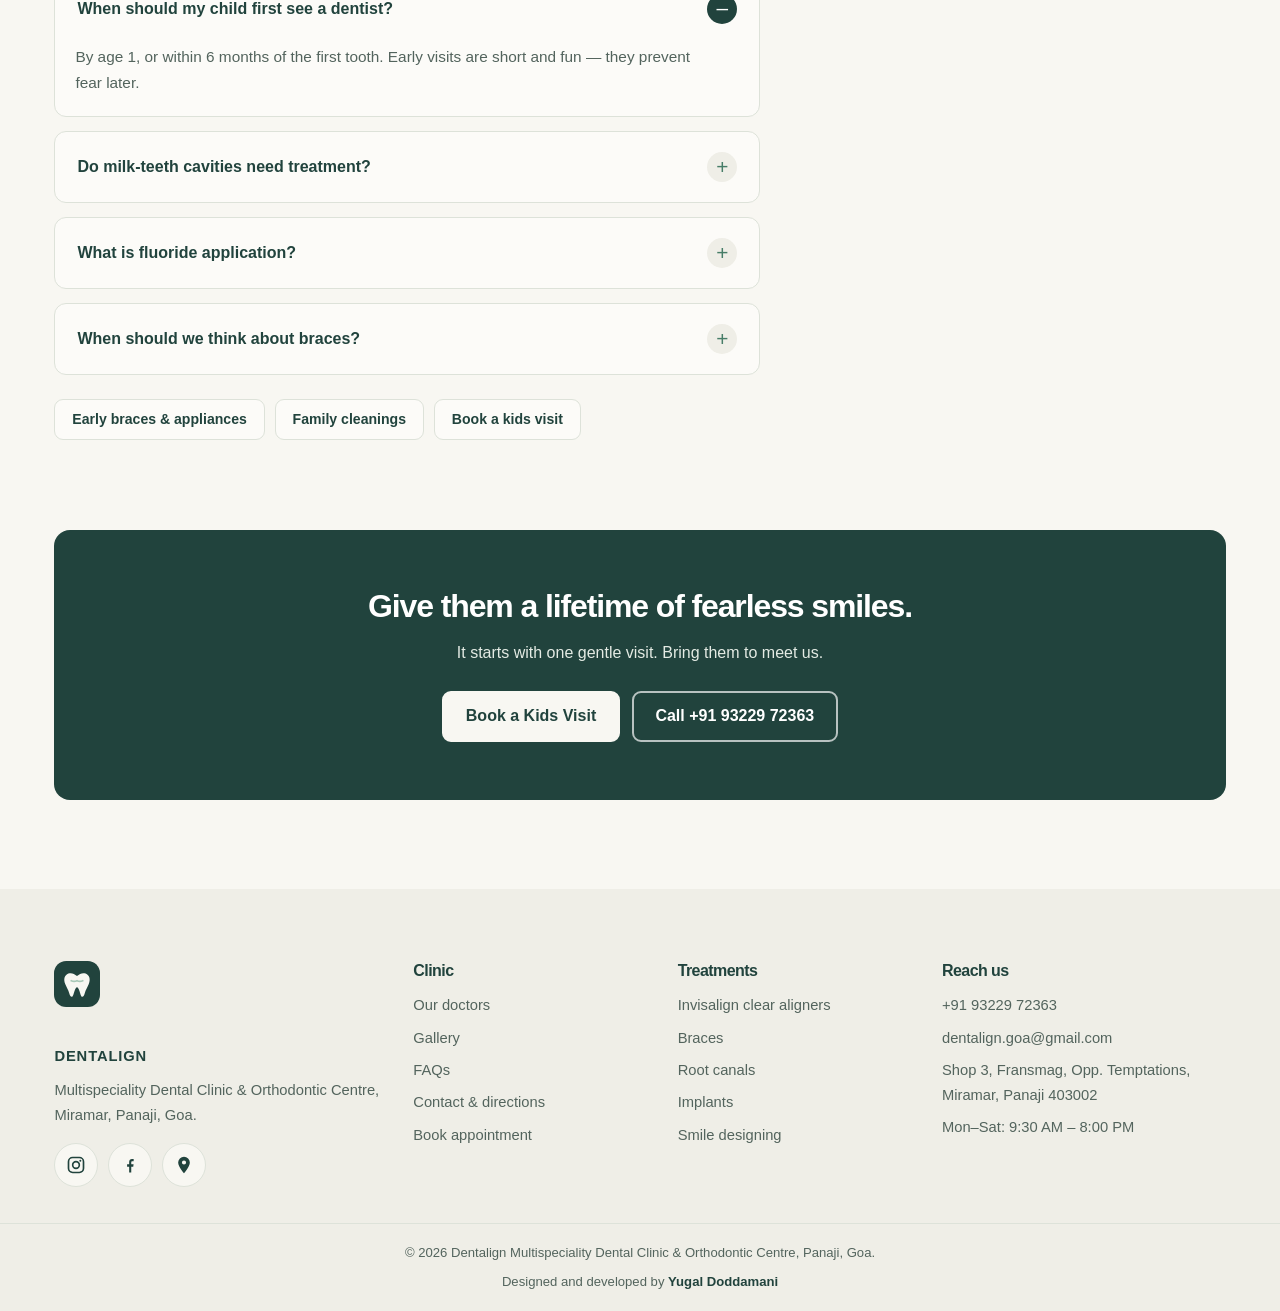
<file: services/pediatric-dentistry.html>
<!DOCTYPE html>
<html lang="en-IN">
<head>
  <meta charset="UTF-8">
  <meta name="viewport" content="width=device-width, initial-scale=1">
  <title>Kids Dentist in Panaji, Goa | Fear-Free Pediatric Dentistry — Dentalign</title>
  <meta name="description" content="Gentle kids dentistry in Miramar, Panaji — check-ups, cavity fillings, fluoride, habit correction & early braces screening. Fear-free visits kids actually enjoy. Call +91 93229 72363.">
  <link rel="canonical" href="https://dentalign.in/services/pediatric-dentistry.html">
  <meta name="robots" content="index, follow, max-image-preview:large">
  <meta name="theme-color" content="#112F5B">
  <meta property="og:type" content="article">
  <meta property="og:site_name" content="Dentalign Multispeciality Dental Clinic &amp; Orthodontic Centre">
  <meta property="og:title" content="Kids Dentist in Panaji — Dentalign">
  <meta property="og:description" content="Fear-free dental care for children: check-ups, fluoride, fillings & early orthodontic screening.">
  <meta property="og:url" content="https://dentalign.in/services/pediatric-dentistry.html">
  <meta property="og:image" content="https://static.wixstatic.com/media/191998_1836aace61294908b6ed448890c376ca~mv2.webp/v1/fill/w_1200,h_630,al_c,q_80,enc_avif,quality_auto/191998_1836aace61294908b6ed448890c376ca~mv2.webp">
  <meta name="twitter:card" content="summary_large_image">
  <link rel="icon" type="image/svg+xml" href="/assets/img/favicon.svg">
  <link rel="stylesheet" href="/assets/css/styles.css">
  <script type="application/ld+json">
  {"@context":"https://schema.org","@type":"BreadcrumbList","itemListElement":[
    {"@type":"ListItem","position":1,"name":"Home","item":"https://dentalign.in/"},
    {"@type":"ListItem","position":2,"name":"Pediatric Dentistry","item":"https://dentalign.in/services/pediatric-dentistry.html"}]}
  </script>
  <script type="application/ld+json">
  {"@context":"https://schema.org","@type":"FAQPage","mainEntity":[
    {"@type":"Question","name":"When should my child first see a dentist?","acceptedAnswer":{"@type":"Answer","text":"By age 1, or within 6 months of the first tooth. Early visits are short, fun and build comfort — preventing fear later."}},
    {"@type":"Question","name":"Do milk teeth cavities need treatment?","acceptedAnswer":{"@type":"Answer","text":"Yes. Untreated decay in milk teeth causes pain, infection and can damage developing permanent teeth. Small cavities need only simple painless fillings."}},
    {"@type":"Question","name":"What is fluoride application?","acceptedAnswer":{"@type":"Answer","text":"A quick, painless mineral coating that strengthens enamel and prevents cavities — recommended every 6 months for cavity-prone children."}},
    {"@type":"Question","name":"When should braces be considered for kids?","acceptedAnswer":{"@type":"Answer","text":"An orthodontic screening by age 7 catches jaw growth issues early. Some problems are far easier (and cheaper) to correct while your child is still growing."}}
  ]}
  </script>
</head>
<body>
  <div class="site-loader" aria-hidden="true"><div class="loader-lockup"><img src="/assets/img/logo.svg" alt=""><span>DENTALIGN</span><i></i></div></div>
  <div class="strip">Dental emergency? Same-day slots available — <a href="tel:+919322972363">Call +91 93229 72363 now</a></div>
  <header class="site-header">
    <div class="container header-inner">
      <a class="brand" href="/" aria-label="Dentalign — home"><img src="/assets/img/logo.svg" alt="Dentalign logo" width="40" height="40"><span class="brand-text"><strong>DENTALIGN</strong><small>Panaji · Goa</small></span></a>
      <nav class="main-nav" id="mainNav" aria-label="Primary"><ul><li><a href="/#services">Services</a></li><li><a href="/doctors.html">Doctors</a></li><li><a href="/gallery.html">Results</a></li><li><a href="/faq.html">FAQ</a></li><li><a href="/contact.html">Contact</a></li></ul><a class="btn btn--primary btn--sm nav-book" href="/book.html">Book Appointment</a></nav>
      <a class="btn btn--primary btn--sm header-cta" href="/book.html">Book Appointment</a>
      <button class="nav-toggle" aria-expanded="false" aria-controls="mainNav" aria-label="Open menu"><svg viewBox="0 0 24 24" fill="none" stroke="currentColor" stroke-width="2" stroke-linecap="round"><path d="M4 7h16M4 12h16M4 17h16"/></svg></button>
    </div>
  </header>
  <main>
    <section class="page-hero">
      <div class="container">
        <p class="bumbs"><a href="/">Home</a> · Services · <span>Kids</span></p>
        <span class="eyebrow">Pediatric · Fear-Free Visits</span>
        <h1>Pediatric Dentistry in Panaji</h1>
        <p>Dental visits your child will actually look forward to — gentle, patient and fun.</p>
      </div>
    </section>
    <section class="section">
      <div class="container two-col">
        <article class="prose">
          <h2>First impressions last a lifetime</h2>
          <p>Most dental fear in adults traces back to one bad childhood visit. At Dentalign we do the opposite: tell-show-do techniques, short appointments, zero rushing and endless patience. Children explore the chair, "count" their teeth and leave proud — building a habit of easy dental care that protects them for decades.</p>
          <h2>Care for every growing smile</h2>
          <ul class="check-list">
            <li><strong>First visits &amp; 6-month check-ups</strong> — fun, fear-free, over before boredom sets in</li>
            <li><strong>Tooth-coloured fillings</strong> — painless treatment for cavities in milk and permanent teeth</li>
            <li><strong>Fluoride &amp; sealants</strong> — invisible shields that prevent most childhood cavities</li>
            <li><strong>Habit correction</strong> — thumb-sucking, tongue-thrusting and mouth-breathing guidance</li>
            <li><strong>Early orthodontic screening (by age 7)</strong> — catch jaw issues while growth can fix them</li>
            <li><strong>Sports mouthguards</strong> — custom protection for football, cricket and cycling</li>
          </ul>
          <h2>A typical first visit</h2>
          <ol class="steps">
            <li><strong>Meet &amp; play.</strong> Your child explores the clinic and chair at their own pace — no instruments yet.</li>
            <li><strong>Count the teeth.</strong> A gentle check-up framed as an adventure, with parents beside them throughout.</li>
            <li><strong>Cleaning (if ready).</strong> A tickly polish — only if your child is comfortable. Never forced.</li>
            <li><strong>Parent coaching.</strong> Brushing technique, diet traps (juice boxes!) and a recall plan you can follow.</li>
          </ol>
          <h2>Parents ask us most…</h2>
          <p><strong>"Do milk teeth really matter?"</strong> — Absolutely. They hold space for permanent teeth, guide speech and chewing, and decayed milk teeth can infect developing adult teeth below. A small filling today prevents pain, swelling and bigger bills tomorrow.</p>
          <h2>Kids dentistry FAQs</h2>
          <div class="faq">
            <details open><summary>When should my child first see a dentist?</summary><div class="a"><p>By age 1, or within 6 months of the first tooth. Early visits are short and fun — they prevent fear later.</p></div></details>
            <details><summary>Do milk-teeth cavities need treatment?</summary><div class="a"><p>Yes — untreated decay causes pain and can damage permanent teeth below. Small cavities need only simple, painless fillings.</p></div></details>
            <details><summary>What is fluoride application?</summary><div class="a"><p>A quick, painless mineral coating that strengthens enamel — recommended 6-monthly for cavity-prone kids.</p></div></details>
            <details><summary>When should we think about braces?</summary><div class="a"><p>Screening by age 7. Some jaw issues are far easier and cheaper to correct while your child is growing.</p></div></details>
          </div>
          <ul class="related" aria-label="Related treatments">
            <li><a href="/services/braces-orthodontics-goa.html">Early braces &amp; appliances</a></li>
            <li><a href="/services/dental-bleaching-whitening.html">Family cleanings</a></li>
            <li><a href="/book.html">Book a kids visit</a></li>
          </ul>
        </article>
        <aside>
          <div class="form-card" style="position:sticky;top:calc(var(--header-h) + 20px)">
            <h2 style="font-size:1.25rem">Book this treatment</h2>
            <p style="color:var(--muted);font-size:.93rem">Kids check-up + parent coaching. After-school slots available.</p>
            <p><a class="btn btn--primary" style="width:100%" href="/book.html">Book a Consultation</a></p>
            <p><a class="btn btn--whatsapp" style="width:100%" href="https://wa.me/919322972363?text=Hi%20Dentalign%2C%20I%20want%20to%20book%20a%20dental%20visit%20for%20my%20child" target="_blank" rel="noopener">WhatsApp Us</a></p>
            <p style="text-align:center;margin:0"><a href="tel:+919322972363" style="font-weight:700;color:var(--navy);text-decoration:none">or call +91 93229 72363</a></p>
          </div>
        </aside>
      </div>
    </section>
    <section class="section" style="padding-top:0"><div class="container"><div class="cta-band">
      <h2>Give them a lifetime of fearless smiles.</h2>
      <p>It starts with one gentle visit. Bring them to meet us.</p>
      <div class="row"><a class="btn btn--white" href="/book.html">Book a Kids Visit</a><a class="btn btn--outline" href="tel:+919322972363">Call +91 93229 72363</a></div>
    </div></div></section>
  </main>
  <footer class="site-footer">
    <div class="container footer-grid">
      <div class="footer-brand"><img src="/assets/img/logo.svg" alt="Dentalign logo" width="44" height="44"><br><strong>DENTALIGN</strong><p style="margin-top:.6em">Multispeciality Dental Clinic &amp; Orthodontic Centre, Miramar, Panaji, Goa.</p><div class="socials"><a href="https://instagram.com/dentalign_dental_clinic_goa" target="_blank" rel="noopener" aria-label="Instagram"><svg viewBox="0 0 24 24" fill="none" stroke="currentColor" stroke-width="2"><rect x="3" y="3" width="18" height="18" rx="5"/><circle cx="12" cy="12" r="4"/><circle cx="17.2" cy="6.8" r="1.2" fill="currentColor" stroke="none"/></svg></a><a href="https://www.facebook.com/profile.php?id=100069819576753" target="_blank" rel="noopener" aria-label="Facebook"><svg viewBox="0 0 24 24" fill="currentColor"><path d="M13.5 21v-7h2.4l.4-3h-2.8V9.1c0-.9.3-1.5 1.6-1.5h1.3V4.9c-.3 0-1.1-.1-2-.1-2 0-3.4 1.2-3.4 3.5V11H8.5v3H11v7h2.5Z"/></svg></a><a href="https://maps.google.com/?cid=9881835812324328438" target="_blank" rel="noopener" aria-label="Google Maps"><svg viewBox="0 0 24 24" fill="currentColor"><path d="M12 2a7 7 0 0 0-7 7c0 5.2 7 13 7 13s7-7.8 7-13a7 7 0 0 0-7-7Zm0 9.5A2.5 2.5 0 1 1 12 6.5a2.5 2.5 0 0 1 0 5Z"/></svg></a></div></div>
      <nav aria-label="Footer"><h3>Clinic</h3><ul><li><a href="/doctors.html">Our doctors</a></li><li><a href="/gallery.html">Gallery</a></li><li><a href="/faq.html">FAQs</a></li><li><a href="/contact.html">Contact &amp; directions</a></li><li><a href="/book.html">Book appointment</a></li></ul></nav>
      <nav aria-label="Treatments"><h3>Treatments</h3><ul><li><a href="/services/invisalign-clear-aligners-goa.html">Invisalign clear aligners</a></li><li><a href="/services/braces-orthodontics-goa.html">Braces</a></li><li><a href="/services/painless-root-canal-treatment.html">Root canals</a></li><li><a href="/services/dental-implants-panaji.html">Implants</a></li><li><a href="/services/smile-designing-veneers.html">Smile designing</a></li></ul></nav>
      <div><h3>Reach us</h3><ul><li><a href="tel:+919322972363">+91 93229 72363</a></li><li><a href="mailto:dentalign.goa@gmail.com">dentalign.goa@gmail.com</a></li><li>Shop 3, Fransmag, Opp. Temptations, Miramar, Panaji 403002</li><li>Mon–Sat: 9:30 AM – 8:00 PM</li></ul></div>
    </div>
    <div class="footer-bottom"><div class="container">© <span data-year>2026</span> Dentalign Multispeciality Dental Clinic &amp; Orthodontic Centre, Panaji, Goa.
        <span class="site-credit">Designed and developed by <a href="https://yugaldoddamani.pages.dev/">Yugal Doddamani</a></span>
      </div></div>
  </footer>
  <a class="wa-float" href="https://wa.me/919322972363?text=Hi%20Dentalign%2C%20I%20would%20like%20to%20book%20a%20dental%20appointment" target="_blank" rel="noopener" aria-label="Chat on WhatsApp"><svg viewBox="0 0 24 24" fill="currentColor"><path d="M20.5 3.5A11.9 11.9 0 0 0 12 0C5.5 0 .1 5.4.1 11.9c0 2.1.6 4.2 1.6 6L0 24l6.3-1.6a11.9 11.9 0 0 0 5.7 1.4h.1c6.6 0 11.9-5.3 11.9-11.9 0-3.2-1.2-6.2-3.5-8.4ZM12 21.8h-.1a9.9 9.9 0 0 1-5-1.4l-.4-.2-3.7 1 1-3.6-.3-.4a9.9 9.9 0 0 1-1.5-5.3c0-5.4 4.5-9.9 9.9-9.9 2.7 0 5.1 1 7 2.9a9.8 9.8 0 0 1 2.9 7c0 5.5-4.4 9.9-9.8 9.9Z"/></svg></a>
  <nav class="mobile-cta" aria-label="Quick actions"><a class="m-call" href="tel:+919322972363"><svg viewBox="0 0 24 24" fill="currentColor"><path d="M6.6 10.8c1.4 2.8 3.8 5.1 6.6 6.6l2.2-2.2c.3-.3.7-.4 1-.2 1.1.4 2.3.6 3.6.6.6 0 1 .4 1 1V20c0 .6-.4 1-1 1C10.6 21 3 13.4 3 4c0-.6.4-1 1-1h3.5c.6 0 1 .4 1 1 0 1.2.2 2.4.6 3.6.1.3 0 .7-.2 1l-2.3 2.2Z"/></svg>Call</a><a class="m-wa" href="https://wa.me/919322972363?text=Hi%20Dentalign%2C%20I%20would%20like%20to%20book%20a%20dental%20appointment" target="_blank" rel="noopener"><svg viewBox="0 0 24 24" fill="currentColor"><path d="M20.5 3.5A11.9 11.9 0 0 0 12 0C5.5 0 .1 5.4.1 11.9c0 2.1.6 4.2 1.6 6L0 24l6.3-1.6a11.9 11.9 0 0 0 5.7 1.4h.1c6.6 0 11.9-5.3 11.9-11.9 0-3.2-1.2-6.2-3.5-8.4ZM12 21.8h-.1a9.9 9.9 0 0 1-5-1.4l-.4-.2-3.7 1 1-3.6-.3-.4a9.9 9.9 0 0 1-1.5-5.3c0-5.4 4.5-9.9 9.9-9.9 2.7 0 5.1 1 7 2.9a9.8 9.8 0 0 1 2.9 7c0 5.5-4.4 9.9-9.8 9.9Z"/></svg>WhatsApp</a><a class="m-book" href="/book.html"><svg viewBox="0 0 24 24" fill="none" stroke="currentColor" stroke-width="2"><rect x="3" y="5" width="18" height="16" rx="2"/><path d="M8 3v4M16 3v4M3 10h18"/></svg>Book</a></nav>
  <script src="/assets/js/main.js" defer></script>
</body>
</html>
</file>
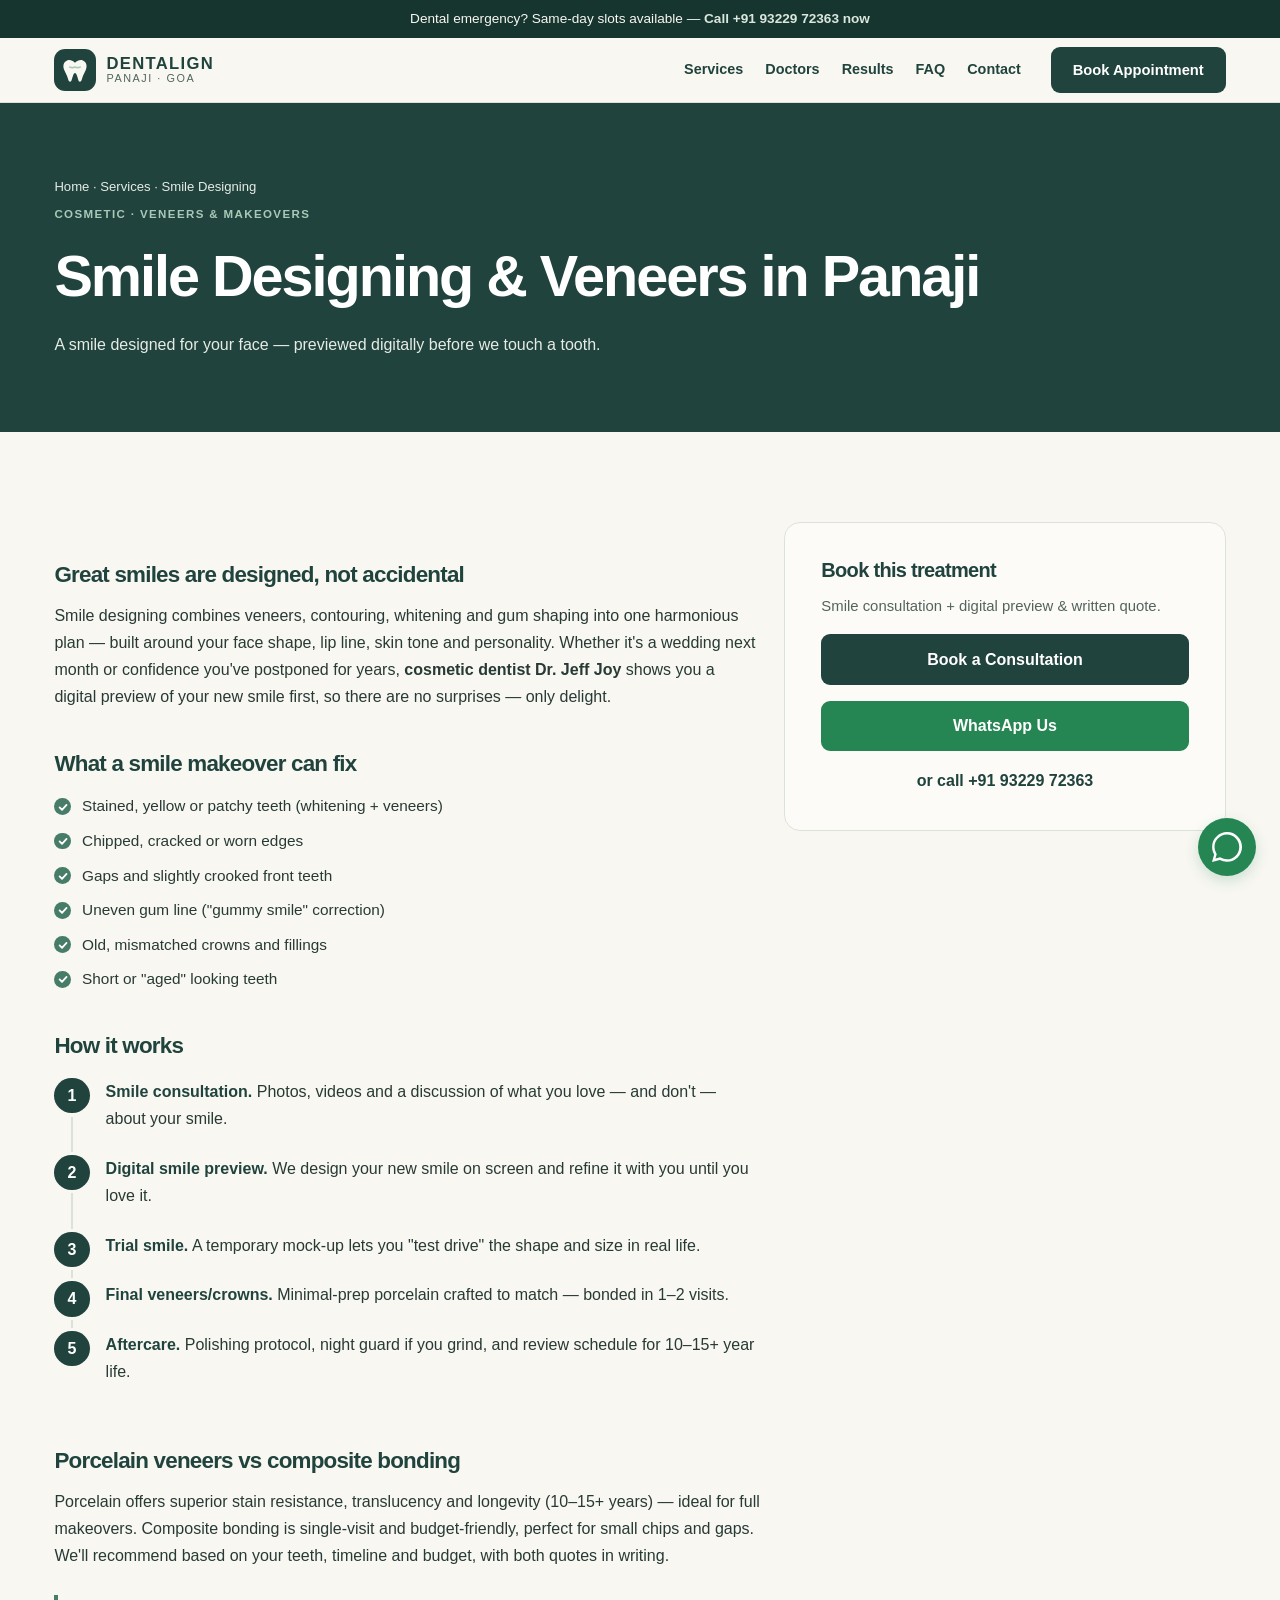
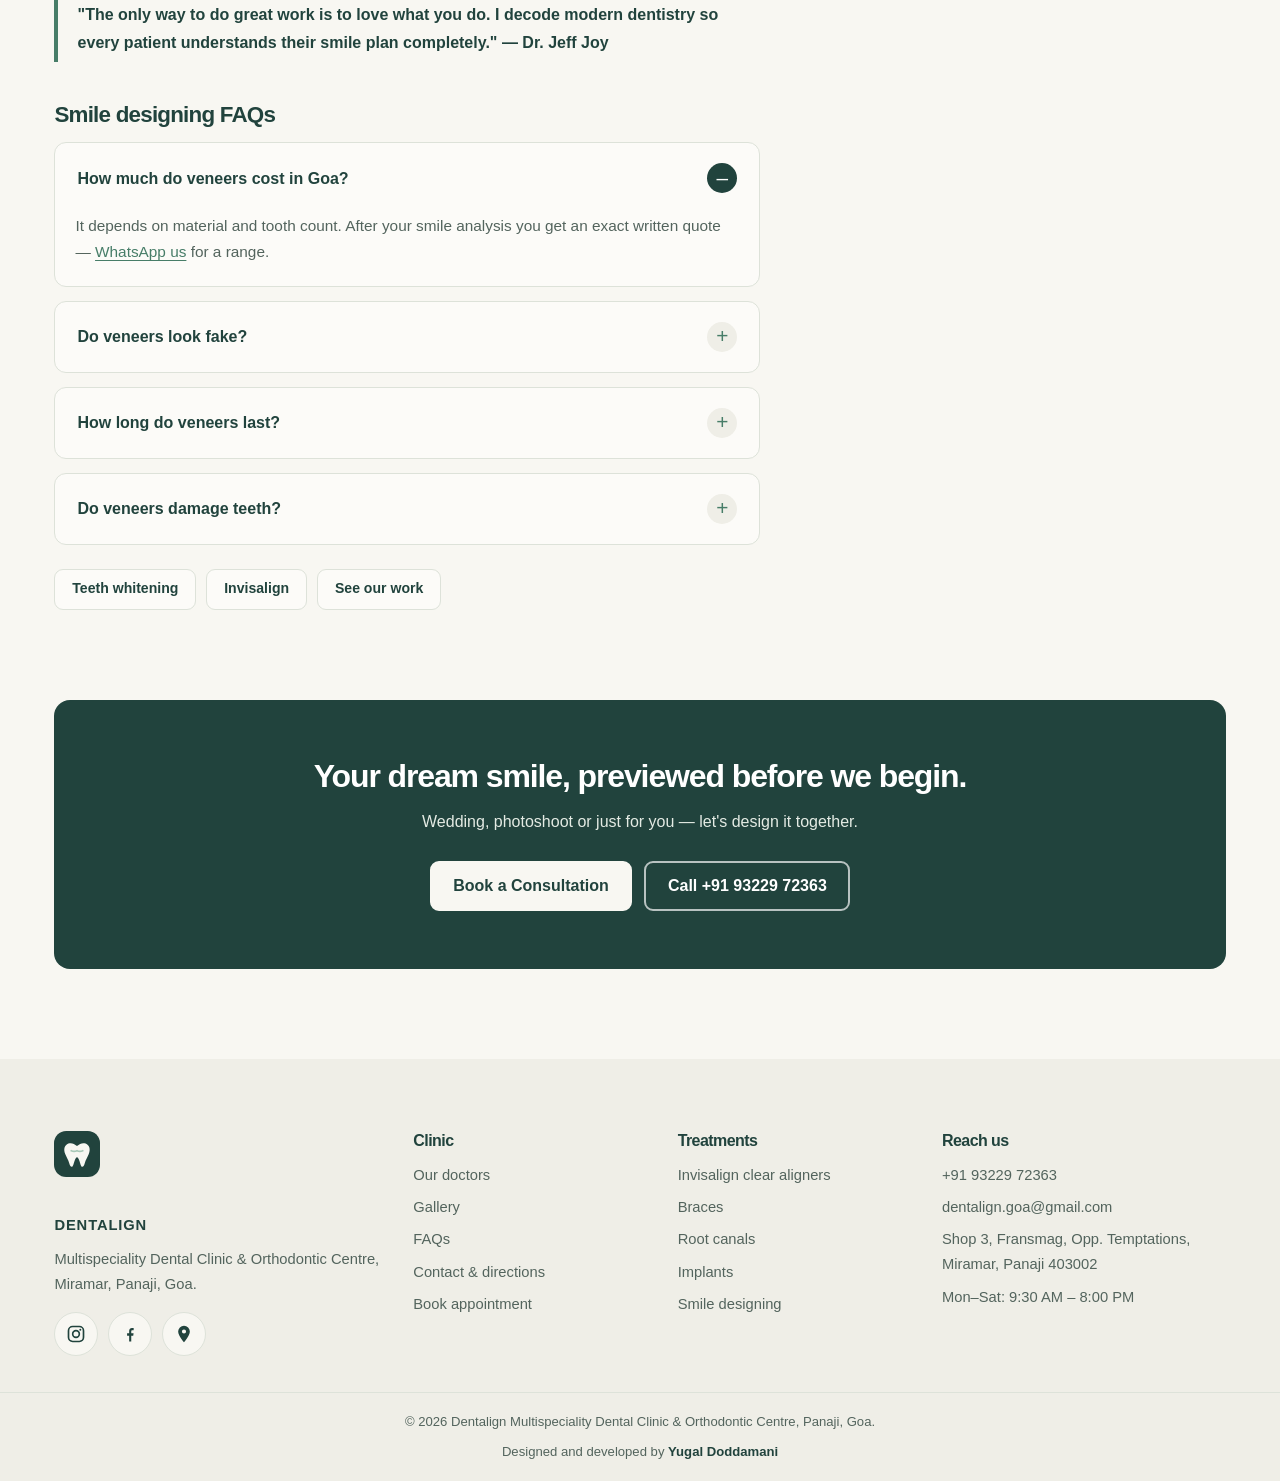
<file: services/smile-designing-veneers.html>
<!DOCTYPE html>
<html lang="en-IN">
<head>
  <meta charset="UTF-8">
  <meta name="viewport" content="width=device-width, initial-scale=1">
  <title>Smile Designing &amp; Veneers in Panaji, Goa | Cosmetic Dentist — Dentalign</title>
  <meta name="description" content="Veneers, laminates & complete smile makeovers by cosmetic dentist Dr. Jeff Joy in Miramar, Panaji. Digital preview before treatment. Call +91 93229 72363 for a smile consultation.">
  <link rel="canonical" href="https://dentalign.in/services/smile-designing-veneers.html">
  <meta name="robots" content="index, follow, max-image-preview:large">
  <meta name="theme-color" content="#112F5B">
  <meta property="og:type" content="article">
  <meta property="og:site_name" content="Dentalign Multispeciality Dental Clinic &amp; Orthodontic Centre">
  <meta property="og:title" content="Smile Designing &amp; Veneers in Panaji — Dentalign">
  <meta property="og:description" content="Digital smile previews, veneers and laminates designed around your face.">
  <meta property="og:url" content="https://dentalign.in/services/smile-designing-veneers.html">
  <meta property="og:image" content="https://static.wixstatic.com/media/191998_72036de620ad4048b52b776e8b8cac80~mv2.jpeg/v1/fill/w_1200,h_630,al_c,q_80,enc_avif,quality_auto/IMG20220222112025-04-01.jpeg">
  <meta name="twitter:card" content="summary_large_image">
  <link rel="icon" type="image/svg+xml" href="/assets/img/favicon.svg">
  <link rel="stylesheet" href="/assets/css/styles.css">
  <script type="application/ld+json">
  {"@context":"https://schema.org","@type":"BreadcrumbList","itemListElement":[
    {"@type":"ListItem","position":1,"name":"Home","item":"https://dentalign.in/"},
    {"@type":"ListItem","position":2,"name":"Smile Designing & Veneers","item":"https://dentalign.in/services/smile-designing-veneers.html"}]}
  </script>
  <script type="application/ld+json">
  {"@context":"https://schema.org","@type":"FAQPage","mainEntity":[
    {"@type":"Question","name":"How much do veneers cost in Goa?","acceptedAnswer":{"@type":"Answer","text":"Veneer cost depends on the material (composite vs porcelain) and the number of teeth. After a smile analysis at Dentalign Panaji you receive an exact written quote. WhatsApp us for a cost range."}},
    {"@type":"Question","name":"Do veneers look fake?","acceptedAnswer":{"@type":"Answer","text":"Not when designed well. Dr. Jeff designs veneers around your face shape, skin tone and personality — natural translucency, not Chicklet-white uniformity."}},
    {"@type":"Question","name":"How long do veneers last?","acceptedAnswer":{"@type":"Answer","text":"Porcelain veneers last 10–15+ years with good care; composite veneers 5–7 years. Regular check-ups and night-guard use (for grinders) extend life."}},
    {"@type":"Question","name":"Do veneers damage teeth?","acceptedAnswer":{"@type":"Answer","text":"Modern veneers need only 0.3–0.5 mm of enamel removal — less than a contact lens thickness — and some cases need no preparation at all."}}
  ]}
  </script>
</head>
<body>
  <div class="site-loader" aria-hidden="true"><div class="loader-lockup"><img src="/assets/img/logo.svg" alt=""><span>DENTALIGN</span><i></i></div></div>
  <div class="strip">Dental emergency? Same-day slots available — <a href="tel:+919322972363">Call +91 93229 72363 now</a></div>
  <header class="site-header">
    <div class="container header-inner">
      <a class="brand" href="/" aria-label="Dentalign — home"><img src="/assets/img/logo.svg" alt="Dentalign logo" width="40" height="40"><span class="brand-text"><strong>DENTALIGN</strong><small>Panaji · Goa</small></span></a>
      <nav class="main-nav" id="mainNav" aria-label="Primary"><ul><li><a href="/#services">Services</a></li><li><a href="/doctors.html">Doctors</a></li><li><a href="/gallery.html">Results</a></li><li><a href="/faq.html">FAQ</a></li><li><a href="/contact.html">Contact</a></li></ul><a class="btn btn--primary btn--sm nav-book" href="/book.html">Book Appointment</a></nav>
      <a class="btn btn--primary btn--sm header-cta" href="/book.html">Book Appointment</a>
      <button class="nav-toggle" aria-expanded="false" aria-controls="mainNav" aria-label="Open menu"><svg viewBox="0 0 24 24" fill="none" stroke="currentColor" stroke-width="2" stroke-linecap="round"><path d="M4 7h16M4 12h16M4 17h16"/></svg></button>
    </div>
  </header>
  <main>
    <section class="page-hero">
      <div class="container">
        <p class="bumbs"><a href="/">Home</a> · Services · <span>Smile Designing</span></p>
        <span class="eyebrow">Cosmetic · Veneers &amp; Makeovers</span>
        <h1>Smile Designing &amp; Veneers in Panaji</h1>
        <p>A smile designed for your face — previewed digitally before we touch a tooth.</p>
      </div>
    </section>
    <section class="section">
      <div class="container two-col">
        <article class="prose">
          <h2>Great smiles are designed, not accidental</h2>
          <p>Smile designing combines veneers, contouring, whitening and gum shaping into one harmonious plan — built around your face shape, lip line, skin tone and personality. Whether it's a wedding next month or confidence you've postponed for years, <strong>cosmetic dentist Dr. Jeff Joy</strong> shows you a digital preview of your new smile first, so there are no surprises — only delight.</p>
          <h2>What a smile makeover can fix</h2>
          <ul class="check-list">
            <li>Stained, yellow or patchy teeth (whitening + veneers)</li>
            <li>Chipped, cracked or worn edges</li>
            <li>Gaps and slightly crooked front teeth</li>
            <li>Uneven gum line ("gummy smile" correction)</li>
            <li>Old, mismatched crowns and fillings</li>
            <li>Short or "aged" looking teeth</li>
          </ul>
          <h2>How it works</h2>
          <ol class="steps">
            <li><strong>Smile consultation.</strong> Photos, videos and a discussion of what you love — and don't — about your smile.</li>
            <li><strong>Digital smile preview.</strong> We design your new smile on screen and refine it with you until you love it.</li>
            <li><strong>Trial smile.</strong> A temporary mock-up lets you "test drive" the shape and size in real life.</li>
            <li><strong>Final veneers/crowns.</strong> Minimal-prep porcelain crafted to match — bonded in 1–2 visits.</li>
            <li><strong>Aftercare.</strong> Polishing protocol, night guard if you grind, and review schedule for 10–15+ year life.</li>
          </ol>
          <h2>Porcelain veneers vs composite bonding</h2>
          <p>Porcelain offers superior stain resistance, translucency and longevity (10–15+ years) — ideal for full makeovers. Composite bonding is single-visit and budget-friendly, perfect for small chips and gaps. We'll recommend based on your teeth, timeline and budget, with both quotes in writing.</p>
          <blockquote style="border-left:4px solid var(--teal);margin:1.6em 0;padding:.4em 0 .4em 1.2em;color:var(--navy);font-weight:600">"The only way to do great work is to love what you do. I decode modern dentistry so every patient understands their smile plan completely." — Dr. Jeff Joy</blockquote>
          <h2>Smile designing FAQs</h2>
          <div class="faq">
            <details open><summary>How much do veneers cost in Goa?</summary><div class="a"><p>It depends on material and tooth count. After your smile analysis you get an exact written quote — <a href="https://wa.me/919322972363?text=Hi%20Dentalign%2C%20what%20is%20the%20cost%20of%20veneers%3F" target="_blank" rel="noopener">WhatsApp us</a> for a range.</p></div></details>
            <details><summary>Do veneers look fake?</summary><div class="a"><p>Not ours. Each veneer is designed around your face — natural shade gradients and translucency, never flat white.</p></div></details>
            <details><summary>How long do veneers last?</summary><div class="a"><p>Porcelain: 10–15+ years. Composite: 5–7 years. Check-ups and a night guard (for grinders) extend life.</p></div></details>
            <details><summary>Do veneers damage teeth?</summary><div class="a"><p>Modern prep removes just 0.3–0.5 mm of enamel; many cases need almost no preparation at all.</p></div></details>
          </div>
          <ul class="related" aria-label="Related treatments">
            <li><a href="/services/dental-bleaching-whitening.html">Teeth whitening</a></li>
            <li><a href="/services/invisalign-clear-aligners-goa.html">Invisalign</a></li>
            <li><a href="/gallery.html">See our work</a></li>
          </ul>
        </article>
        <aside>
          <div class="form-card" style="position:sticky;top:calc(var(--header-h) + 20px)">
            <h2 style="font-size:1.25rem">Book this treatment</h2>
            <p style="color:var(--muted);font-size:.93rem">Smile consultation + digital preview &amp; written quote.</p>
            <p><a class="btn btn--primary" style="width:100%" href="/book.html">Book a Consultation</a></p>
            <p><a class="btn btn--whatsapp" style="width:100%" href="https://wa.me/919322972363?text=Hi%20Dentalign%2C%20I%20want%20a%20smile%20designing%20consultation" target="_blank" rel="noopener">WhatsApp Us</a></p>
            <p style="text-align:center;margin:0"><a href="tel:+919322972363" style="font-weight:700;color:var(--navy);text-decoration:none">or call +91 93229 72363</a></p>
          </div>
        </aside>
      </div>
    </section>
    <section class="section" style="padding-top:0"><div class="container"><div class="cta-band">
      <h2>Your dream smile, previewed before we begin.</h2>
      <p>Wedding, photoshoot or just for you — let's design it together.</p>
      <div class="row"><a class="btn btn--white" href="/book.html">Book a Consultation</a><a class="btn btn--outline" href="tel:+919322972363">Call +91 93229 72363</a></div>
    </div></div></section>
  </main>
  <footer class="site-footer">
    <div class="container footer-grid">
      <div class="footer-brand"><img src="/assets/img/logo.svg" alt="Dentalign logo" width="44" height="44"><br><strong>DENTALIGN</strong><p style="margin-top:.6em">Multispeciality Dental Clinic &amp; Orthodontic Centre, Miramar, Panaji, Goa.</p><div class="socials"><a href="https://instagram.com/dentalign_dental_clinic_goa" target="_blank" rel="noopener" aria-label="Instagram"><svg viewBox="0 0 24 24" fill="none" stroke="currentColor" stroke-width="2"><rect x="3" y="3" width="18" height="18" rx="5"/><circle cx="12" cy="12" r="4"/><circle cx="17.2" cy="6.8" r="1.2" fill="currentColor" stroke="none"/></svg></a><a href="https://www.facebook.com/profile.php?id=100069819576753" target="_blank" rel="noopener" aria-label="Facebook"><svg viewBox="0 0 24 24" fill="currentColor"><path d="M13.5 21v-7h2.4l.4-3h-2.8V9.1c0-.9.3-1.5 1.6-1.5h1.3V4.9c-.3 0-1.1-.1-2-.1-2 0-3.4 1.2-3.4 3.5V11H8.5v3H11v7h2.5Z"/></svg></a><a href="https://maps.google.com/?cid=9881835812324328438" target="_blank" rel="noopener" aria-label="Google Maps"><svg viewBox="0 0 24 24" fill="currentColor"><path d="M12 2a7 7 0 0 0-7 7c0 5.2 7 13 7 13s7-7.8 7-13a7 7 0 0 0-7-7Zm0 9.5A2.5 2.5 0 1 1 12 6.5a2.5 2.5 0 0 1 0 5Z"/></svg></a></div></div>
      <nav aria-label="Footer"><h3>Clinic</h3><ul><li><a href="/doctors.html">Our doctors</a></li><li><a href="/gallery.html">Gallery</a></li><li><a href="/faq.html">FAQs</a></li><li><a href="/contact.html">Contact &amp; directions</a></li><li><a href="/book.html">Book appointment</a></li></ul></nav>
      <nav aria-label="Treatments"><h3>Treatments</h3><ul><li><a href="/services/invisalign-clear-aligners-goa.html">Invisalign clear aligners</a></li><li><a href="/services/braces-orthodontics-goa.html">Braces</a></li><li><a href="/services/painless-root-canal-treatment.html">Root canals</a></li><li><a href="/services/dental-implants-panaji.html">Implants</a></li><li><a href="/services/smile-designing-veneers.html">Smile designing</a></li></ul></nav>
      <div><h3>Reach us</h3><ul><li><a href="tel:+919322972363">+91 93229 72363</a></li><li><a href="mailto:dentalign.goa@gmail.com">dentalign.goa@gmail.com</a></li><li>Shop 3, Fransmag, Opp. Temptations, Miramar, Panaji 403002</li><li>Mon–Sat: 9:30 AM – 8:00 PM</li></ul></div>
    </div>
    <div class="footer-bottom"><div class="container">© <span data-year>2026</span> Dentalign Multispeciality Dental Clinic &amp; Orthodontic Centre, Panaji, Goa.
        <span class="site-credit">Designed and developed by <a href="https://yugaldoddamani.pages.dev/">Yugal Doddamani</a></span>
      </div></div>
  </footer>
  <a class="wa-float" href="https://wa.me/919322972363?text=Hi%20Dentalign%2C%20I%20would%20like%20to%20book%20a%20dental%20appointment" target="_blank" rel="noopener" aria-label="Chat on WhatsApp"><svg viewBox="0 0 24 24" fill="currentColor"><path d="M20.5 3.5A11.9 11.9 0 0 0 12 0C5.5 0 .1 5.4.1 11.9c0 2.1.6 4.2 1.6 6L0 24l6.3-1.6a11.9 11.9 0 0 0 5.7 1.4h.1c6.6 0 11.9-5.3 11.9-11.9 0-3.2-1.2-6.2-3.5-8.4ZM12 21.8h-.1a9.9 9.9 0 0 1-5-1.4l-.4-.2-3.7 1 1-3.6-.3-.4a9.9 9.9 0 0 1-1.5-5.3c0-5.4 4.5-9.9 9.9-9.9 2.7 0 5.1 1 7 2.9a9.8 9.8 0 0 1 2.9 7c0 5.5-4.4 9.9-9.8 9.9Z"/></svg></a>
  <nav class="mobile-cta" aria-label="Quick actions"><a class="m-call" href="tel:+919322972363"><svg viewBox="0 0 24 24" fill="currentColor"><path d="M6.6 10.8c1.4 2.8 3.8 5.1 6.6 6.6l2.2-2.2c.3-.3.7-.4 1-.2 1.1.4 2.3.6 3.6.6.6 0 1 .4 1 1V20c0 .6-.4 1-1 1C10.6 21 3 13.4 3 4c0-.6.4-1 1-1h3.5c.6 0 1 .4 1 1 0 1.2.2 2.4.6 3.6.1.3 0 .7-.2 1l-2.3 2.2Z"/></svg>Call</a><a class="m-wa" href="https://wa.me/919322972363?text=Hi%20Dentalign%2C%20I%20would%20like%20to%20book%20a%20dental%20appointment" target="_blank" rel="noopener"><svg viewBox="0 0 24 24" fill="currentColor"><path d="M20.5 3.5A11.9 11.9 0 0 0 12 0C5.5 0 .1 5.4.1 11.9c0 2.1.6 4.2 1.6 6L0 24l6.3-1.6a11.9 11.9 0 0 0 5.7 1.4h.1c6.6 0 11.9-5.3 11.9-11.9 0-3.2-1.2-6.2-3.5-8.4ZM12 21.8h-.1a9.9 9.9 0 0 1-5-1.4l-.4-.2-3.7 1 1-3.6-.3-.4a9.9 9.9 0 0 1-1.5-5.3c0-5.4 4.5-9.9 9.9-9.9 2.7 0 5.1 1 7 2.9a9.8 9.8 0 0 1 2.9 7c0 5.5-4.4 9.9-9.8 9.9Z"/></svg>WhatsApp</a><a class="m-book" href="/book.html"><svg viewBox="0 0 24 24" fill="none" stroke="currentColor" stroke-width="2"><rect x="3" y="5" width="18" height="16" rx="2"/><path d="M8 3v4M16 3v4M3 10h18"/></svg>Book</a></nav>
  <script src="/assets/js/main.js" defer></script>
</body>
</html>
</file>
<file: assets/css/styles.css>
@import url("/assets/css/tokens.css");
/* ============================================================
   DENTALIGN GOA — mobile-first stylesheet
   Design tokens per audit §5.1
   ============================================================ */
:root{
  --navy:#112F5B;
  --navy-deep:#0A1F3F;
  --teal:#0E7490;
  --teal-bright:#06B6D4;
  --gold:#F5B841;
  --bg:#FFFFFF;
  --bg-soft:#F4F7FA;
  --text:#1F2937;
  --muted:#5B6472;
  --line:#E3E9F1;
  --whatsapp:#22b358;
  --radius:12px;
  --pill:999px;
  --shadow:0 10px 30px rgba(17,47,91,.08);
  --shadow-lg:0 18px 50px rgba(17,47,91,.14);
  --header-h:64px;
  --font:-apple-system,BlinkMacSystemFont,"Segoe UI",Roboto,"Helvetica Neue",Arial,"Noto Sans",sans-serif;
  --maxw:1200px;
}
*,*::before,*::after{box-sizing:border-box}
html{scroll-behavior:smooth;-webkit-text-size-adjust:100%}
body{
  margin:0;font-family:var(--font);color:var(--text);background:var(--bg);
  font-size:1rem;line-height:1.65;
}
img{max-width:100%;height:auto;display:block}
a{color:var(--teal)}
h1,h2,h3{color:var(--navy);line-height:1.2;margin:0 0 .6em;letter-spacing:-.01em}
h1{font-size:2rem}
h2{font-size:1.55rem}
h3{font-size:1.15rem}
p{margin:0 0 1em}
ul{padding-left:1.2em}
:focus-visible{outline:3px solid var(--teal-bright);outline-offset:2px;border-radius:4px}

.container{width:100%;max-width:var(--maxw);margin:0 auto;padding:0 20px}
.section{padding:64px 0}
.section--soft{background:var(--bg-soft)}
.section--navy{background:var(--navy);color:#fff}
.section--navy h2,.section--navy h3{color:#fff}
.eyebrow{
  display:inline-block;font-size:.78rem;font-weight:700;letter-spacing:.14em;
  text-transform:uppercase;color:var(--teal);margin-bottom:.7em;
}
.section--navy .eyebrow{color:var(--gold)}
.lead{font-size:1.08rem;color:var(--muted);max-width:640px}
.section-head{margin-bottom:2rem}
.center{text-align:center}
.center .lead{margin-left:auto;margin-right:auto}

/* ---------- Buttons ---------- */
.btn{
  display:inline-flex;align-items:center;justify-content:center;gap:.55em;
  min-height:50px;padding:.8em 1.7em;border-radius:var(--pill);
  font-weight:700;font-size:1rem;text-decoration:none;border:2px solid transparent;
  cursor:pointer;line-height:1.25;transition:transform .15s ease,box-shadow .15s ease,background .15s ease;
  text-align:center;
}
.btn:active{transform:scale(.98)}
.btn--primary{background:var(--color-paper-2);color:#fff;box-shadow:0 8px 22px rgba(6,182,212,.35)}
.btn--primary:hover{background:var(--teal)}
.btn--white{background:#fff;color:var(--navy)}
.btn--white:hover{background:var(--bg-soft)}
.btn--outline{border-color:#fff;color:#fff;background:rgba(255,255,255,.08)}
.btn--outline:hover{background:rgba(255,255,255,.18)}
.btn--outline-navy{border-color:var(--navy);color:var(--navy);background:transparent}
.btn--outline-navy:hover{background:var(--navy);color:#fff}
.btn--whatsapp{background:var(--whatsapp);color:#fff}
.btn--whatsapp:hover{background:#1a9e4c}
.btn--sm{min-height:44px;font-size:.92rem;padding:.6em 1.3em}
.btn svg{width:1.15em;height:1.15em;flex:none}

/* ---------- Emergency strip + header ---------- */
.strip{background:var(--navy-deep);color:#fff;font-size:.85rem;text-align:center;padding:.55em 1em}
.strip a{color:var(--gold);font-weight:700;text-decoration:none;white-space:nowrap}
.strip a:hover{text-decoration:underline}
.site-header{
  position:sticky;top:0;z-index:60;background:rgba(255,255,255,.97);
  backdrop-filter:blur(8px);border-bottom:1px solid var(--line);
}
.site-header.is-scrolled{box-shadow:0 6px 24px rgba(17,47,91,.12)}
.header-inner{display:flex;align-items:center;gap:12px;min-height:var(--header-h)}
.brand{display:flex;align-items:center;gap:10px;text-decoration:none;margin-right:auto}
.brand img{width:40px;height:40px}
.brand-text{display:flex;flex-direction:column;line-height:1.1}
.brand-text strong{color:var(--navy);font-size:1.12rem;letter-spacing:.06em}
.brand-text small{color:var(--muted);font-size:.68rem;letter-spacing:.12em;text-transform:uppercase}
.header-cta{display:none}
.nav-toggle{
  display:inline-flex;align-items:center;justify-content:center;
  width:48px;height:48px;border:1px solid var(--line);border-radius:10px;
  background:#fff;cursor:pointer;color:var(--navy);
}
.nav-toggle svg{width:24px;height:24px}
.main-nav{display:none}
.main-nav.open{display:block;position:absolute;top:100%;left:0;right:0;background:#fff;border-bottom:1px solid var(--line);box-shadow:var(--shadow-lg);padding:8px 20px 20px}
.main-nav ul{list-style:none;margin:0;padding:0}
.main-nav a{
  display:flex;align-items:center;min-height:48px;color:var(--navy);
  font-weight:600;text-decoration:none;border-bottom:1px solid var(--line);
}
.main-nav a:last-child{border-bottom:0}
.main-nav a:hover{color:var(--teal)}
.nav-book{margin-top:12px}

/* ---------- Hero ---------- */
.hero{position:relative;color:#fff;overflow:hidden;background:var(--navy-deep)}
.hero-media{position:absolute;inset:0}
.hero-media img{width:100%;height:100%;object-fit:cover}
.hero::after{
  content:"";position:absolute;inset:0;
  background:var(--color-paper-2);
}
.hero-inner{position:relative;z-index:1;padding:72px 0 64px;max-width:680px}
.hero .eyebrow{color:var(--gold)}
.hero h1{color:#fff;font-size:2.05rem;margin-bottom:.5em}
.hero-sub{font-size:1.08rem;color:#E6EDF6;margin-bottom:1.6em;max-width:560px}
.hero-ctas{display:flex;flex-direction:column;gap:12px;margin-bottom:1.8em}
.hero-ctas .btn{width:100%}
.trust-strip{display:flex;flex-wrap:wrap;gap:8px;list-style:none;margin:0;padding:0}
.trust-strip li{
  display:inline-flex;align-items:center;gap:.45em;font-size:.85rem;font-weight:600;
  background:rgba(255,255,255,.12);border:1px solid rgba(255,255,255,.25);
  padding:.5em 1em;border-radius:var(--pill);backdrop-filter:blur(4px);
}
.trust-strip .star{color:var(--gold)}

/* ---------- Badges row ---------- */
.badges{background:#fff;border-bottom:1px solid var(--line);padding:18px 0}
.badges-row{display:flex;gap:10px;overflow-x:auto;padding-bottom:4px;scrollbar-width:none}
.badges-row::-webkit-scrollbar{display:none}
.badge{
  flex:0 0 auto;display:inline-flex;align-items:center;gap:.5em;
  font-size:.85rem;font-weight:600;color:var(--navy);
  border:1px solid var(--line);background:var(--bg-soft);
  padding:.55em 1.1em;border-radius:var(--pill);white-space:nowrap;
}
.badge svg{width:18px;height:18px;color:var(--teal)}

/* ---------- Cards / grids ---------- */
.grid{display:grid;gap:16px}
.card{
  background:#fff;border:1px solid var(--line);border-radius:var(--radius);
  padding:26px 22px;box-shadow:var(--shadow);
  display:flex;flex-direction:column;gap:.5em;height:100%;
}
.card h3{margin:0;font-size:1.1rem}
.card h3 a{color:var(--navy);text-decoration:none}
.card h3 a:hover{color:var(--teal)}
.card p{color:var(--muted);font-size:.95rem;margin:0 0 .4em}
.card .more{margin-top:auto;font-weight:700;text-decoration:none;font-size:.95rem}
.card .more:hover{text-decoration:underline}
.icon-tile{
  width:52px;height:52px;border-radius:14px;flex:none;
  display:flex;align-items:center;justify-content:center;
  background:var(--color-paper-2);color:var(--teal);
  margin-bottom:.4em;
}
.icon-tile svg{width:28px;height:28px}
.icon-tile--gold{background:#FDF3DC;color:#B07C1B}
.service-tag{
  display:inline-block;font-size:.72rem;font-weight:700;letter-spacing:.08em;text-transform:uppercase;
  color:var(--teal);background:#E6F7FB;border-radius:var(--pill);padding:.3em .9em;margin-bottom:.4em;width:fit-content;
}

/* ---------- Why / feature tiles ---------- */
.feature{background:rgba(255,255,255,.06);border:1px solid rgba(255,255,255,.16);border-radius:var(--radius);padding:24px 20px}
.feature h3{font-size:1.05rem;margin:.6em 0 .3em}
.feature p{font-size:.93rem;color:#D7E1F0;margin:0}
.feature .icon-tile{background:rgba(6,182,212,.18);color:var(--teal-bright)}

/* ---------- Doctors ---------- */
.doc-card{display:grid;gap:20px;background:#fff;border:1px solid var(--line);border-radius:16px;overflow:hidden;box-shadow:var(--shadow)}
.doc-photo{background:var(--bg-soft)}
.doc-photo img{width:100%;height:100%;object-fit:cover;aspect-ratio:4/4.4}
.doc-body{padding:6px 24px 28px}
.doc-body .cred{color:var(--teal);font-weight:600;font-size:.95rem}
.cred-pills{display:flex;flex-wrap:wrap;gap:8px;list-style:none;margin:1em 0;padding:0}
.cred-pills li{font-size:.78rem;font-weight:700;background:var(--bg-soft);border:1px solid var(--line);color:var(--navy);border-radius:var(--pill);padding:.35em .95em}
.check-list{list-style:none;margin:1em 0;padding:0}
.check-list li{position:relative;padding-left:1.8em;margin-bottom:.55em;font-size:.96rem}
.check-list li::before{
  content:"";position:absolute;left:0;top:.3em;width:1.1em;height:1.1em;border-radius:50%;
  background:var(--teal) url("data:image/svg+xml,%3Csvg xmlns='http://www.w3.org/2000/svg' viewBox='0 0 16 16'%3E%3Cpath fill='none' stroke='white' stroke-width='2.4' stroke-linecap='round' stroke-linejoin='round' d='M3.5 8.5l3.2 3.2 6-6.4'/%3E%3C/svg%3E") center/70% no-repeat;
}

/* ---------- Gallery ---------- */
.shot{position:relative;border-radius:var(--radius);overflow:hidden;box-shadow:var(--shadow);background:var(--navy-deep)}
.shot img{width:100%;aspect-ratio:4/3;object-fit:cover;transition:transform .4s ease}
.shot:hover img{transform:scale(1.04)}
.shot figcaption{
  position:absolute;left:0;right:0;bottom:0;padding:2.2em 1em .8em;color:#fff;
  font-size:.9rem;font-weight:600;
  background:var(--color-paper-2);
}
figure.shot{margin:0}

/* ---------- Testimonials ---------- */
.t-card{background:#fff;border:1px solid var(--line);border-radius:var(--radius);box-shadow:var(--shadow);padding:26px 24px;display:flex;flex-direction:column;gap:.7em}
.t-stars{color:var(--gold);font-size:1.15rem;letter-spacing:.1em}
.t-card blockquote{margin:0;font-size:.96rem;color:var(--text)}
.t-who{display:flex;align-items:center;gap:12px;margin-top:auto;padding-top:.6em}
.t-avatar{
  width:46px;height:46px;border-radius:50%;flex:none;color:#fff;font-weight:800;
  display:flex;align-items:center;justify-content:center;font-size:1.1rem;
  background:var(--color-paper-2);
}
.t-who strong{display:block;color:var(--navy)}
.t-who small{color:var(--muted)}
.t-tag{font-size:.75rem;font-weight:700;color:var(--teal);background:#E6F7FB;border-radius:var(--pill);padding:.25em .9em;width:fit-content}

/* ---------- Pricing ---------- */
.price-table{width:100%;border-collapse:collapse;background:#fff;border-radius:var(--radius);overflow:hidden;box-shadow:var(--shadow);font-size:.95rem}
.price-table th,.price-table td{text-align:left;padding:14px 16px;border-bottom:1px solid var(--line)}
.price-table thead th{background:var(--navy);color:#fff;font-size:.9rem}
.price-table tbody tr:last-child td{border-bottom:0}
.price-table .p{font-weight:800;color:var(--navy);white-space:nowrap}
.fineprint{font-size:.85rem;color:var(--muted);margin-top:1em}

/* ---------- FAQ ---------- */
.faq details{background:#fff;border:1px solid var(--line);border-radius:var(--radius);margin-bottom:12px;box-shadow:var(--shadow);overflow:hidden}
.faq summary{
  cursor:pointer;list-style:none;display:flex;align-items:center;justify-content:space-between;gap:12px;
  padding:18px 20px;font-weight:700;color:var(--navy);font-size:1rem;min-height:56px;
}
.faq summary::-webkit-details-marker{display:none}
.faq summary::after{
  content:"+";flex:none;width:30px;height:30px;border-radius:50%;
  background:var(--bg-soft);color:var(--teal);font-size:1.3rem;font-weight:400;
  display:flex;align-items:center;justify-content:center;line-height:1;
}
.faq details[open] summary::after{content:"–";background:var(--teal);color:#fff}
.faq .a{padding:0 20px 20px;color:var(--muted);font-size:.96rem}
.faq .a p:last-child{margin-bottom:0}

/* ---------- Contact / hours / map ---------- */
.contact-grid{display:grid;gap:20px}
.info-card{background:#fff;border:1px solid var(--line);border-radius:var(--radius);box-shadow:var(--shadow);padding:24px 22px}
.info-card h3{margin-top:0}
.hours-table{width:100%;border-collapse:collapse;font-size:.93rem}
.hours-table td{padding:9px 0;border-bottom:1px dashed var(--line)}
.hours-table tr:last-child td{border-bottom:0}
.hours-table td:last-child{text-align:right;font-weight:600}
.open-pill{display:inline-flex;align-items:center;gap:.5em;font-size:.82rem;font-weight:700;border-radius:var(--pill);padding:.35em 1em;margin-bottom:.8em}
.open-pill.open{background:#E5F8EC;color:#14713B}
.open-pill.closed{background:#FDECEC;color:#B42318}
.open-pill .dot{width:8px;height:8px;border-radius:50%;background:currentColor}
.contact-line{display:flex;gap:12px;align-items:flex-start;margin-bottom:14px;font-size:.96rem}
.contact-line svg{width:22px;height:22px;flex:none;color:var(--teal);margin-top:2px}
.contact-line a{color:var(--navy);font-weight:600;text-decoration:none}
.contact-line a:hover{color:var(--teal);text-decoration:underline}
.map-wrap{border-radius:var(--radius);overflow:hidden;box-shadow:var(--shadow);border:1px solid var(--line);background:var(--bg-soft)}
.map-wrap iframe{display:block;width:100%;height:320px;border:0}

/* ---------- Forms ---------- */
.form-card{background:#fff;border:1px solid var(--line);border-radius:16px;box-shadow:var(--shadow-lg);padding:28px 22px}
.form-card h2{font-size:1.4rem}
.field{margin-bottom:16px}
.field label{display:block;font-weight:700;font-size:.9rem;margin-bottom:6px;color:var(--navy)}
.field label .req{color:#C81E1E}
.field input,.field select,.field textarea{
  width:100%;min-height:50px;border:1.5px solid var(--line);border-radius:10px;
  padding:12px 14px;font:inherit;font-size:1rem;color:var(--text);background:#fff;
}
.field textarea{min-height:110px;resize:vertical}
.field input:focus,.field select:focus,.field textarea:focus{border-color:var(--teal);outline:3px solid rgba(6,182,212,.2)}
.field-row{display:grid;gap:16px}
.form-note{font-size:.85rem;color:var(--muted);margin-top:12px}
.form-ok{display:none;background:#E5F8EC;border:1px solid #9FD8B4;color:#14713B;border-radius:10px;padding:14px 16px;font-weight:600;margin-bottom:16px}

/* ---------- CTA band ---------- */
.cta-band{
  background:var(--color-paper-2);
  border-radius:20px;padding:40px 26px;color:#fff;text-align:center;box-shadow:var(--shadow-lg);
}
.cta-band h2{color:#fff;margin-bottom:.4em}
.cta-band p{color:#D7E1F0;max-width:560px;margin:0 auto 1.5em}
.cta-band .row{display:flex;flex-direction:column;gap:12px;max-width:480px;margin:0 auto}
.cta-band .btn{width:100%}

/* ---------- Footer ---------- */
.site-footer{background:var(--navy-deep);color:#C9D4E6;font-size:.92rem;padding:56px 0 0}
.footer-grid{display:grid;gap:28px;padding-bottom:36px}
.site-footer h3{color:#fff;font-size:1rem;margin-bottom:.8em}
.site-footer ul{list-style:none;margin:0;padding:0}
.site-footer li{margin-bottom:.5em}
.site-footer a{color:#C9D4E6;text-decoration:none}
.site-footer a:hover{color:#fff;text-decoration:underline}
.footer-brand img{width:44px;height:44px;margin-bottom:.8em}
.footer-brand strong{color:#fff;letter-spacing:.06em}
.socials{display:flex;gap:10px;margin-top:1em}
.socials a{
  width:44px;height:44px;border-radius:50%;display:inline-flex;align-items:center;justify-content:center;
  background:rgba(255,255,255,.1);border:1px solid rgba(255,255,255,.2);
}
.socials a:hover{background:var(--teal)}
.socials svg{width:20px;height:20px;color:#fff}
.footer-bottom{border-top:1px solid rgba(255,255,255,.14);padding:18px 0 calc(18px + env(safe-area-inset-bottom));font-size:.82rem;color:#93A1B8;text-align:center}

/* ---------- Floating WhatsApp + sticky mobile bar ---------- */
.wa-float{
  position:fixed;right:16px;bottom:92px;z-index:70;
  width:58px;height:58px;border-radius:50%;background:var(--whatsapp);
  display:flex;align-items:center;justify-content:center;
  box-shadow:0 10px 26px rgba(34,179,88,.5);text-decoration:none;
}
.wa-float svg{width:30px;height:30px;color:#fff}
.mobile-cta{
  position:fixed;left:0;right:0;bottom:0;z-index:65;
  display:grid;grid-template-columns:1fr 1fr 1fr;
  background:#fff;border-top:1px solid var(--line);
  box-shadow:0 -8px 30px rgba(17,47,91,.14);
  padding-bottom:env(safe-area-inset-bottom);
}
.mobile-cta a{
  display:flex;flex-direction:column;align-items:center;gap:2px;
  padding:10px 4px 9px;text-decoration:none;font-size:.75rem;font-weight:700;color:var(--navy);
  min-height:60px;justify-content:center;
}
.mobile-cta a + a{border-left:1px solid var(--line)}
.mobile-cta svg{width:21px;height:21px}
.mobile-cta .m-call{color:var(--navy)}
.mobile-cta .m-wa{color:#14713B}
.mobile-cta .m-book{background:var(--color-paper-2);color:#fff}
body{padding-bottom:60px}

/* ---------- Page hero (inner pages) ---------- */
.page-hero{background:var(--color-paper-2);color:#fff;padding:52px 0}
.page-hero h1{color:#fff;font-size:1.8rem;margin:.2em 0 .4em}
.page-hero p{color:#D7E1F0;max-width:640px;margin:0}
.page-hero .eyebrow{color:var(--gold)}
.bumbs{font-size:.82rem;color:#9FB0C9;margin:0 0 .4em}
.bumbs a{color:#D7E1F0;text-decoration:none}
.bumbs a:hover{text-decoration:underline}
.prose{max-width:760px}
.prose h2{font-size:1.4rem;margin-top:1.8em}
.prose img{border-radius:var(--radius)}
.steps{list-style:none;margin:1.2em 0;padding:0;counter-reset:step}
.steps li{position:relative;padding:0 0 1.4em 3.2em;counter-increment:step}
.steps li::before{
  content:counter(step);position:absolute;left:0;top:0;width:2.2em;height:2.2em;border-radius:50%;
  background:var(--navy);color:#fff;font-weight:800;display:flex;align-items:center;justify-content:center;
}
.steps li::after{content:"";position:absolute;left:1.05em;top:2.4em;bottom:.2em;width:2px;background:var(--line)}
.steps li:last-child::after{display:none}
.steps strong{color:var(--navy)}
.two-col{display:grid;gap:24px}
.related{display:flex;flex-wrap:wrap;gap:10px;list-style:none;margin:1.5em 0 0;padding:0}
.related a{
  display:inline-block;border:1px solid var(--line);background:#fff;border-radius:var(--pill);
  padding:.55em 1.2em;font-size:.88rem;font-weight:600;color:var(--navy);text-decoration:none;box-shadow:var(--shadow);
}
.related a:hover{border-color:var(--teal);color:var(--teal)}

/* ---------- 404 ---------- */
.notfound{text-align:center;padding:80px 0}
.notfound .big{font-size:4.5rem;line-height:1;margin-bottom:.2em}

/* ---------- Reveal on scroll (progressive enhancement) ---------- */
@media (prefers-reduced-motion:no-preference){
  .reveal{opacity:0;transform:translateY(22px);transition:opacity .6s ease,transform .6s ease}
  .reveal.in{opacity:1;transform:none}
}
@media (prefers-reduced-motion:reduce){
  html{scroll-behavior:auto}
}

/* ---------- Tablet ---------- */
@media (min-width:640px){
  h1{font-size:2.4rem}
  .hero h1{font-size:2.6rem}
  .hero-ctas{flex-direction:row}
  .hero-ctas .btn{width:auto}
  .grid--2,.grid--3{grid-template-columns:1fr 1fr}
  .field-row{grid-template-columns:1fr 1fr}
  .cta-band .row{flex-direction:row;justify-content:center;max-width:none}
  .cta-band .btn{width:auto}
  .footer-grid{grid-template-columns:1fr 1fr}
  .doc-card{grid-template-columns:300px 1fr}
  .doc-body{padding:28px 28px 28px 4px}
}

/* ---------- Desktop ---------- */
@media (min-width:960px){
  body{padding-bottom:0}
  .mobile-cta{display:none}
  .wa-float{bottom:24px;right:24px}
  .section{padding:104px 0}
  h2{font-size:2rem}
  .hero h1{font-size:3.2rem;max-width:640px}
  .hero-inner{padding:110px 0 96px}
  .grid--3{grid-template-columns:repeat(3,1fr)}
  .grid--4{grid-template-columns:repeat(4,1fr)}
  .grid--2{grid-template-columns:1fr 1fr}
  .nav-toggle{display:none}
  .header-cta{display:inline-flex}
  .main-nav{display:block!important;position:static;background:none;border:0;box-shadow:none;padding:0}
  .main-nav ul{display:flex;gap:4px}
  .main-nav a{border:0;padding:8px 12px;min-height:44px;font-size:.95rem}
  .main-nav a:hover{color:var(--teal)}
  .nav-book{display:none}
  .header-inner{gap:20px}
  .brand{margin-right:0}
  .main-nav{margin-left:auto}
  .page-hero h1{font-size:2.5rem}
  .two-col{grid-template-columns:1.6fr 1fr;align-items:start}
  .contact-grid{grid-template-columns:1fr 1fr}
  .map-wrap iframe{height:100%;min-height:420px}
  .footer-grid{grid-template-columns:1.4fr 1fr 1fr 1.2fr}
  .form-card{padding:36px 34px}
  .doc-card{grid-template-columns:340px 1fr}
}


/* Dentalign · genre: modern-minimal · macrostructure: editorial · design-system: design.md · designed-as-app */
:root{--navy:var(--color-ink);--navy-deep:var(--color-ink-deep);--teal:var(--color-accent-strong);--teal-bright:var(--color-accent);--gold:#C5A77E;--bg:var(--color-paper);--bg-soft:var(--color-paper-2);--text:#283A35;--muted:var(--color-ink-2);--line:var(--color-rule);--whatsapp:var(--color-whatsapp);--radius:var(--radius-card);--pill:var(--radius-pill);--shadow:var(--shadow-soft);--shadow-lg:0 12px 30px rgba(33,67,61,.075);--font:var(--font-body)}
body{background:var(--color-paper);color:var(--text)}
h1,h2,h3{font-family:var(--font-display);font-weight:500;letter-spacing:-.025em}
h1{line-height:1.08}h2{line-height:1.15}
a{color:var(--color-accent-strong);text-underline-offset:.18em}
:focus-visible{outline-color:var(--color-focus)}
.container{padding-left:clamp(22px,4vw,36px);padding-right:clamp(22px,4vw,36px)}
.section{padding:clamp(4.5rem,8vw,7.5rem) 0}.section--soft{background:var(--color-paper-2)}.section--navy{background:var(--color-ink)}
.eyebrow{color:var(--color-accent-strong);letter-spacing:.12em;font-size:.72rem}.section--navy .eyebrow{color:var(--color-accent)}
.section-head{margin-bottom:clamp(2.25rem,4vw,3.5rem)}.lead{line-height:1.8}
.btn{border-radius:9px;min-height:48px;padding:.82em 1.35em;font-weight:650;box-shadow:none;transition:background var(--dur-short) var(--ease-out),color var(--dur-short) var(--ease-out),border-color var(--dur-short) var(--ease-out),transform var(--dur-short) var(--ease-out)}
.btn--primary{background:var(--color-ink);color:#fff;box-shadow:none}.btn--primary:hover{background:var(--color-accent-strong)}
.btn--outline{border-color:rgba(255,255,255,.7);background:transparent}.btn--outline:hover{background:rgba(255,255,255,.12)}
.btn--outline-navy{border-color:var(--color-ink);color:var(--color-ink)}.btn--outline-navy:hover{background:var(--color-ink);color:var(--color-paper)}
.btn--whatsapp{background:var(--color-whatsapp);color:#fff}.btn--white{background:var(--color-paper);color:var(--color-ink)}
.strip{background:var(--color-ink-deep);color:#F8F7F2}.strip a{color:#D9E7DD}
.site-header{background:rgba(248,247,242,.97);backdrop-filter:none;border-bottom-color:var(--color-rule)}.site-header.is-scrolled{box-shadow:0 4px 16px rgba(33,67,61,.06)}
.brand img{width:42px;height:42px}.brand-text strong{letter-spacing:.08em;font-size:1.04rem}.brand-text small{letter-spacing:.14em}
.nav-toggle{border-color:var(--color-rule);border-radius:9px;background:var(--color-surface)}.main-nav.open{background:var(--color-paper);box-shadow:0 12px 28px rgba(33,67,61,.08)}.main-nav a{color:var(--color-ink)}
.hero{background:var(--color-ink-deep)}.hero-media{inset:-4% 0;overflow:hidden}
.hero-media img{transform:translate3d(0,var(--hero-parallax-y,0px),0) scale(1.1);will-change:transform}
.hero::after{background:rgba(18,39,35,.62)}
.hero-inner{padding:clamp(5.5rem,10vw,8.5rem) 0 clamp(4.5rem,8vw,7rem);max-width:790px}
.hero .eyebrow{color:#D8E7DB}.hero h1{max-width:760px;font-size:clamp(2.5rem,6vw,4.65rem)}
.hero-sub{color:#F1F3EC;font-size:clamp(1.05rem,1.6vw,1.2rem);line-height:1.8;max-width:650px}
.hero-ctas{gap:12px;margin-bottom:2rem}.hero-ctas .btn{width:auto}.trust-strip{gap:10px 18px}
.trust-strip li{background:transparent;border:0;border-radius:0;padding:.25em 0;backdrop-filter:none;color:#F3F3EC;font-size:.83rem}.trust-strip .star{color:#D8C7A9}
.badges{background:var(--color-paper-2);border-bottom:1px solid var(--color-rule);padding:22px 0}
.credentials-marquee{overflow:hidden;width:100%}.marquee-track{display:flex;width:max-content;animation:credentials-scroll 34s linear infinite}
.marquee-group{display:flex;flex:none;align-items:center;gap:clamp(22px,4vw,56px);padding-right:clamp(22px,4vw,56px)}
.marquee-item{display:inline-flex;align-items:center;gap:clamp(22px,4vw,56px);color:var(--color-ink);font-size:.84rem;font-weight:650;letter-spacing:.015em;white-space:nowrap}
.marquee-item::after{content:"✳";color:var(--color-accent-strong);font-size:.8rem}
.credentials-marquee:hover .marquee-track{animation-play-state:paused}@keyframes credentials-scroll{to{transform:translateX(-50%)}}
.grid{gap:clamp(18px,2.4vw,30px)}
.card,.t-card,.info-card,.form-card,.doc-card,.faq details,.price-table{box-shadow:none;border-color:var(--color-rule)}
.card{background:var(--color-surface);border-radius:var(--radius-card);padding:clamp(26px,3vw,36px);gap:.65em}
.card h3{line-height:1.25}.icon-tile{background:#E3ECE3;color:var(--color-accent-strong);border-radius:12px}.icon-tile--gold{background:#F0E7D9;color:#8A6B43}
.service-tag,.t-tag{color:var(--color-ink);background:#E5ECE4}.feature{background:rgba(255,255,255,.055);border-color:rgba(255,255,255,.14);border-radius:var(--radius-card);padding:30px 26px}
.feature .icon-tile{background:#E0EAE0;color:var(--color-ink)}.doc-card{border-radius:var(--radius-card)}.doc-photo{background:var(--color-paper-2)}
.shot{border-radius:var(--radius-card);box-shadow:none}.shot img{transition:transform .55s var(--ease-out)}.shot figcaption{background:rgba(23,53,47,.78)}
.t-card{background:var(--color-surface);border-radius:var(--radius-card);padding:clamp(26px,3vw,36px)}.t-stars{color:#B08D5B}.t-avatar{background:var(--color-paper-2);color:var(--color-ink)}.t-who strong{color:var(--color-ink)}
.price-table{background:var(--color-surface);border-radius:14px;box-shadow:none}.price-table thead th{background:var(--color-ink)}.price-table th,.price-table td{padding:16px 18px}
.faq details{background:var(--color-surface);border-radius:12px;margin-bottom:14px}.faq summary{padding:20px 22px;color:var(--color-ink)}
.faq summary::after{background:var(--color-paper-2);color:var(--color-accent-strong)}.faq details[open] summary::after{background:var(--color-ink);color:#fff}
.info-card,.form-card{background:var(--color-surface);border-radius:var(--radius-card);padding:clamp(26px,3vw,36px)}
.field input,.field select,.field textarea{background:#fff;border-color:var(--color-rule);border-radius:var(--radius-input)}
.field input:focus,.field select:focus,.field textarea:focus{border-color:var(--color-accent-strong);outline:3px solid rgba(71,125,104,.16)}
.form-ok{background:#E7F2E8;border-color:#C7DEC9;color:var(--color-success)}
.cta-band{background:var(--color-ink);border-radius:var(--radius-card);padding:clamp(34px,5vw,58px) clamp(24px,5vw,56px);box-shadow:none}
.cta-band p{color:#E4EBE4;line-height:1.8}.cta-band .row{gap:12px}
.site-footer{background:var(--color-paper-2);color:var(--color-ink-2);padding-top:clamp(44px,6vw,72px)}
.site-footer h3,.footer-brand strong{color:var(--color-ink)}.site-footer a{color:var(--color-ink-2)}.site-footer a:hover{color:var(--color-accent-strong)}
.footer-brand img{width:46px;height:46px}.socials a{background:var(--color-paper);border:1px solid var(--color-rule)}.socials a:hover{background:var(--color-accent)}.socials svg{color:var(--color-ink)}
.footer-bottom{border-top-color:var(--color-rule);color:var(--color-ink-2)}.site-credit{display:block;margin-top:.45rem}.site-credit a{color:var(--color-ink);font-weight:650;text-decoration:none}.site-credit a:hover{text-decoration:underline}
.wa-float{box-shadow:0 5px 14px rgba(37,134,83,.2)}.mobile-cta{background:var(--color-paper);box-shadow:0 -4px 14px rgba(33,67,61,.05)}
.mobile-cta a{color:var(--color-ink)}.mobile-cta .m-wa{color:var(--color-success)}.mobile-cta .m-book{background:var(--color-ink);color:#fff}
.page-hero{background:var(--color-ink);padding:clamp(44px,6vw,72px) 0}.page-hero h1{font-size:clamp(2.2rem,4.5vw,3.6rem)}
.page-hero p{color:#E6ECE5;line-height:1.8}.page-hero .eyebrow{color:var(--color-accent)}.bumbs{color:#CBD8CD}.bumbs a{color:#E6ECE5}
.steps li::before{background:var(--color-ink)}.related a{box-shadow:none;background:var(--color-surface);border-radius:9px}
.notfound{padding:clamp(76px,10vw,128px) 0}
.site-loader{position:fixed;inset:0;z-index:1000;display:grid;place-items:center;background:var(--color-paper);pointer-events:none;animation:loader-exit 640ms var(--ease-out) 120ms forwards}
.loader-lockup{display:flex;flex-direction:column;align-items:center;gap:12px;color:var(--color-ink)}
.loader-lockup img{width:58px;height:58px;animation:loader-mark 720ms var(--ease-out) both}
.loader-lockup span{font-size:.74rem;font-weight:700;letter-spacing:.2em}
.loader-lockup i{width:34px;height:2px;background:var(--color-accent);transform-origin:left;animation:loader-line 600ms var(--ease-out) both}
@keyframes loader-mark{from{opacity:.25;transform:translateY(5px) scale(.96)}to{opacity:1;transform:translateY(0) scale(1)}}
@keyframes loader-line{from{transform:scaleX(0)}to{transform:scaleX(1)}}@keyframes loader-exit{to{opacity:0;visibility:hidden}}
@media(max-width:639px){.hero-ctas{align-items:stretch}.hero-ctas .btn{width:100%}.hero h1{font-size:clamp(2.35rem,10vw,3.3rem)}.trust-strip{gap:6px 14px}.trust-strip li{font-size:.78rem}.marquee-item{font-size:.78rem}.cta-band .row{flex-direction:column}.cta-band .btn{width:100%}}
@media(min-width:960px){body{padding-bottom:0}}
@media(prefers-reduced-motion:reduce){html{scroll-behavior:auto}.marquee-track{animation:none;transform:none}.marquee-group[aria-hidden="true"]{display:none}.hero-media img{transform:none;will-change:auto}}
@media(prefers-reduced-motion:no-preference){.reveal,.reveal.in{opacity:1;transform:none;transition:none}}


/* ---------- Refinement pass: calmer hero, deliberate type hierarchy, compact mobile grids ---------- */
body{font-family:var(--font-body);font-size:1rem;line-height:1.7}
h1,h2,h3{font-family:var(--font-body);font-weight:650;letter-spacing:-.035em}
h1{line-height:1.12}
h2{line-height:1.18}
.hero{display:grid;grid-template-columns:minmax(0,1.04fr) minmax(0,.96fr);align-items:stretch;gap:0;background:var(--color-paper);color:var(--color-ink);overflow:hidden}
.hero-media{position:relative;inset:auto;grid-column:2;grid-row:1;min-height:100%;overflow:hidden;background:var(--color-paper-2)}
.hero-media img{position:absolute;inset:0;width:100%;height:100%;object-fit:cover;transform:none;will-change:auto}
.hero::after{display:none}
.hero-inner{grid-column:1;grid-row:1;align-self:center;width:100%;max-width:none;padding:clamp(2.5rem,5vw,5rem) clamp(1.5rem,4vw,4rem);margin:0}
.hero .eyebrow{color:var(--color-accent-strong);font-size:.7rem;line-height:1.6;letter-spacing:.13em;margin-bottom:1.25rem}
.hero h1{max-width:13ch;color:var(--color-ink);font-family:var(--font-body);font-weight:650;font-size:clamp(2.25rem,4.4vw,4.35rem);line-height:1.07;letter-spacing:-.055em;margin-bottom:1.1rem}
.hero-emphasis{font-family:var(--font-display);font-weight:500;font-style:italic;letter-spacing:-.045em;color:var(--color-accent-strong)}
.hero-sub{max-width:34rem;color:var(--color-ink-2);font-size:clamp(1rem,1.35vw,1.12rem);line-height:1.75;margin-bottom:1.5rem}
.hero-ctas{display:flex;flex-direction:row;flex-wrap:wrap;gap:10px;margin-bottom:1.4rem}
.hero-ctas .btn{width:auto;min-width:0}
.hero .btn--primary{background:var(--color-ink);color:#fff}
.hero .btn--outline{border-color:var(--color-rule);color:var(--color-ink);background:transparent}
.hero .btn--outline:hover{background:var(--color-paper-2)}
.trust-strip{gap:7px 16px}
.trust-strip li{color:var(--color-ink-2);font-size:.78rem;font-weight:600}
.trust-strip .star{color:var(--color-accent-strong)}
.container{padding-left:clamp(22px,4.5vw,44px);padding-right:clamp(22px,4.5vw,44px)}
.section{padding:clamp(3.5rem,7vw,6.5rem) 0}
.section-head{margin-bottom:clamp(1.75rem,3.5vw,2.75rem)}
.grid{gap:14px}
.card{padding:clamp(18px,2.2vw,30px);border-radius:14px}
.card p{font-size:.92rem;line-height:1.65}
.btn{color:var(--color-ink);overflow-wrap:anywhere}
.btn--primary,.btn--whatsapp,.mobile-cta .m-book{color:#fff}
button.btn{font-family:inherit}
@media(max-width:639px){
 .hero{display:flex;flex-direction:column;gap:0}
 .hero-media{order:0;position:relative;inset:auto;height:clamp(210px,58vw,300px);min-height:0;width:100%}
 .hero-media img{position:absolute;inset:0;width:100%;height:100%;object-fit:cover;transform:none}
 .hero-inner{order:1;padding:2rem 22px 2.2rem}
 .hero .eyebrow{font-size:.66rem;letter-spacing:.11em;margin-bottom:1rem}
 .hero h1{font-size:clamp(2.15rem,8.2vw,3rem);line-height:1.08;max-width:15ch;margin-bottom:1rem}
 .hero-sub{font-size:1rem;line-height:1.7;margin-bottom:1.25rem}
 .hero-ctas{display:grid;grid-template-columns:1fr;gap:10px;margin-bottom:1.15rem}
 .hero-ctas .btn{width:100%;min-height:48px}
 .trust-strip{display:grid;grid-template-columns:repeat(2,minmax(0,1fr));gap:8px 12px}
 .trust-strip li{font-size:.74rem;line-height:1.4;align-items:flex-start}
 .grid--2,.grid--3,.grid--4{grid-template-columns:repeat(2,minmax(0,1fr))}
 .card{padding:18px 16px;gap:.55em}
 .card h3{font-size:1rem}
 .card p{font-size:.86rem;line-height:1.55}
 .icon-tile{width:42px;height:42px;border-radius:11px}
 .icon-tile svg{width:23px;height:23px}
 .service-tag{font-size:.64rem;letter-spacing:.04em}
 .section{padding:3.5rem 0}
 .section-head{margin-bottom:1.6rem}
 .lead{font-size:1rem;line-height:1.7}
 .page-hero{padding:2.5rem 0}
 .page-hero h1{font-size:clamp(2rem,8vw,2.8rem)}
 .info-card,.form-card,.t-card{padding:20px 18px}
 .doc-body{padding:20px}
 .cta-band{padding:28px 20px}
 .cta-band .row{gap:10px}
}
@media(min-width:640px) and (max-width:959px){
 .hero-inner{padding:3rem 2rem}
 .hero h1{font-size:clamp(2.35rem,4.8vw,3.5rem)}
 .grid--3,.grid--4{grid-template-columns:repeat(2,minmax(0,1fr))}
}
@media(min-width:960px){
 .hero{min-height:570px}
 .hero-media{grid-column:2;grid-row:1}
 .hero-inner{grid-column:1;grid-row:1}
 .hero-ctas{flex-wrap:nowrap}
}
@media(prefers-reduced-motion:reduce){
 .hero-media img{transform:none!important;will-change:auto}
}


/* Contrast-safe button variants: outlined actions remain legible on every surface */
.btn--outline{border-color:var(--color-rule);color:var(--color-ink);background:transparent}
.btn--outline:hover{border-color:var(--color-accent-strong);background:var(--color-paper-2);color:var(--color-ink)}
.hero .btn--outline,.cta-band .btn--outline,.page-hero .btn--outline,.section--navy .btn--outline{
 border-color:rgba(255,255,255,.68);color:#fff;background:transparent
}
.hero .btn--outline:hover,.cta-band .btn--outline:hover,.page-hero .btn--outline:hover,.section--navy .btn--outline:hover{
 border-color:rgba(255,255,255,.9);background:rgba(255,255,255,.12);color:#fff
}
.btn--white{background:var(--color-paper);border-color:var(--color-paper);color:var(--color-ink)}
.btn--white:hover{background:#fff;border-color:#fff;color:var(--color-ink)}
.btn--whatsapp{background:var(--color-whatsapp);border-color:var(--color-whatsapp);color:#fff}
.btn--whatsapp:hover{background:#1F7449;border-color:#1F7449;color:#fff}
.btn:focus-visible,.nav-toggle:focus-visible,.mobile-cta a:focus-visible{outline:3px solid var(--color-focus);outline-offset:3px}


/* ---------- Global consistency pass: shared rhythm, aligned profile cards, image crops ---------- */
:root{
 --layout-gutter:clamp(1.25rem,4.25vw,3.75rem);
 --content-max:1200px;
 --space-unit:clamp(1rem,1.5vw,1.25rem);
 --space-section:clamp(3.5rem,7vw,6rem);
 --radius-card:16px;
}
.container{width:min(100% - (var(--layout-gutter) * 2),var(--content-max));margin-inline:auto;padding-inline:0}
.section{padding-block:var(--space-section)}
.section-head{max-width:720px;margin-inline:auto;text-align:center}
.section-head .lead{max-width:620px;margin-inline:auto}
h1,h2,h3,p{overflow-wrap:break-word}
h1,h2,h3{ text-wrap:balance }
p{ text-wrap:pretty }
.grid{align-items:stretch;gap:clamp(14px,2vw,24px)}
.grid > *{min-width:0}
.card,.info-card,.form-card,.t-card,.feature,.doc-card{min-width:0;border-radius:var(--radius-card)}
.card{height:100%;display:flex;flex-direction:column}
.card .more,.card .btn{margin-top:auto;align-self:flex-start}
.btn{min-height:46px;display:inline-flex;align-items:center;justify-content:center;gap:.5rem;line-height:1.25;text-align:center;text-decoration:none;white-space:normal}
.btn svg{width:1.1em;height:1.1em;flex:none}
.doc-card{height:100%;display:grid;grid-template-columns:minmax(0,1fr);grid-template-rows:auto 1fr;gap:0;background:var(--color-surface);border:1px solid var(--color-rule);border-radius:var(--radius-card);overflow:hidden}
.doc-photo{width:100%;height:auto;aspect-ratio:4/3;overflow:hidden;background:var(--color-paper-2)}
.doc-photo img{display:block;width:100%;height:100%;aspect-ratio:auto;object-fit:cover;object-position:center 28%}
.doc-body{display:flex;flex-direction:column;align-items:flex-start;min-width:0;padding:clamp(18px,2.2vw,28px)!important;gap:.65rem}
.doc-body .eyebrow{margin:0}
.doc-body h2{margin:0!important;line-height:1.2;font-size:clamp(1.2rem,2vw,1.6rem)}
.doc-body .cred{margin:0;line-height:1.55;font-size:.9rem;color:var(--color-accent-strong)}
.doc-body>p:not(.cred){margin:0;line-height:1.65;font-size:.94rem}
.doc-body .check-list{width:100%;margin:.25rem 0 .5rem;padding:0}
.doc-body .check-list li{font-size:.9rem;line-height:1.55;margin-bottom:.7rem}
.doc-body>.btn,.doc-body>p:last-child{margin-top:auto}
.doc-body>p:last-child{display:flex;flex-wrap:wrap;gap:8px;width:100%}
.doc-body>p:last-child .btn{margin:0}
@media(max-width:639px){
 :root{--layout-gutter:18px;--space-section:3.25rem}
 .container{width:calc(100% - 36px)}
 .section-head{text-align:center}
 .grid--2,.grid--3,.grid--4{grid-template-columns:repeat(2,minmax(0,1fr))}
 .grid{gap:12px}
 .doc-card{grid-template-rows:auto 1fr}
 .doc-photo{aspect-ratio:4/3}
 .doc-photo img{object-position:center 25%}
 .doc-body{padding:15px 14px 16px!important;gap:.55rem}
 .doc-body .eyebrow{font-size:.62rem;letter-spacing:.09em}
 .doc-body h2{font-size:1.05rem;line-height:1.2}
 .doc-body .cred{font-size:.78rem;line-height:1.45}
 .doc-body>p:not(.cred){font-size:.82rem;line-height:1.5}
 .doc-body .check-list li{font-size:.8rem;line-height:1.5;padding-left:1.55em;margin-bottom:.55rem}
 .doc-body .check-list li::before{width:1em;height:1em}
 .doc-body>p:last-child{flex-direction:column;align-items:stretch}
 .doc-body>p:last-child .btn{width:100%;min-height:42px;padding:10px 8px;font-size:.8rem}
 .card{padding:16px 14px}
 .card h3{font-size:.95rem;line-height:1.25}
 .card p{font-size:.82rem;line-height:1.5}
 .btn{overflow-wrap:anywhere}
}
@media(min-width:640px){
 .doc-card{grid-template-columns:minmax(220px,.72fr) minmax(0,1.28fr);grid-template-rows:1fr}
 .doc-photo{height:100%;min-height:100%;aspect-ratio:auto}
 .doc-photo img{min-height:100%;aspect-ratio:auto}
 .doc-body{padding:clamp(22px,3vw,34px)!important}
}
@media(min-width:960px){
 .doc-card{grid-template-columns:minmax(280px,.72fr) minmax(0,1.28fr)}
 .doc-photo{min-height:100%}
 .doc-body .check-list li{font-size:.94rem}
}
@media(max-width:380px){
 .grid--2,.grid--3,.grid--4{grid-template-columns:minmax(0,1fr)}
 .doc-card{grid-template-rows:auto 1fr}
 .doc-photo{aspect-ratio:16/9}
 .doc-body h2{font-size:1.2rem}
 .doc-body .cred,.doc-body .check-list li{font-size:.9rem}
 .doc-body>p:last-child{flex-direction:row}
 .doc-body>p:last-child .btn{width:auto;flex:1}
}


/* Primary navigation repair: visible CTA, complete compact menu, consistent link rhythm */
.site-header{position:relative;z-index:100}
.site-header .header-inner{position:relative}
.main-nav.open{
 display:block;position:absolute;top:calc(100% + 1px);left:0;right:0;z-index:110;
 max-height:calc(100dvh - 150px);overflow-y:auto;overscroll-behavior:contain;
 padding:12px 20px 20px;background:var(--color-paper);
 border:1px solid var(--color-rule);border-top:0;border-radius:0 0 16px 16px;
 box-shadow:0 18px 34px rgba(23,53,47,.14)
}
.main-nav ul{display:flex;flex-direction:column;gap:0;list-style:none;margin:0;padding:0}
.main-nav ul li{display:block;margin:0;padding:0}
.main-nav ul li a{
 display:flex;align-items:center;min-height:50px;padding:12px 4px;
 color:var(--color-ink)!important;background:transparent!important;
 font-size:1rem;font-weight:650;line-height:1.35;text-decoration:none;
 border:0;border-bottom:1px solid var(--color-rule);border-radius:0
}
.main-nav ul li a:hover,.main-nav ul li a:focus-visible{color:var(--color-accent-strong)!important;background:var(--color-paper-2)!important}
.main-nav .nav-book{
 display:flex!important;align-items:center;justify-content:center;
 width:100%;min-height:52px;margin:16px 0 0;padding:14px 18px;
 color:#fff!important;background:var(--color-ink)!important;
 border:1px solid var(--color-ink)!important;border-radius:12px;
 font-size:1rem;font-weight:750;line-height:1.25;text-align:center;
 text-decoration:none;white-space:normal;opacity:1;visibility:visible
}
.main-nav .nav-book:hover,.main-nav .nav-book:focus-visible{
 color:#fff!important;background:var(--color-ink-deep)!important
}
@media(min-width:960px){
 .main-nav.open{position:static;max-height:none;overflow:visible;padding:0;background:transparent;border:0;border-radius:0;box-shadow:none}
 .main-nav ul{flex-direction:row;align-items:center;gap:2px}
 .main-nav ul li a{min-height:44px;padding:8px 10px;border:0;font-size:.9rem}
 .main-nav .nav-book{display:none!important}
}
</file>
